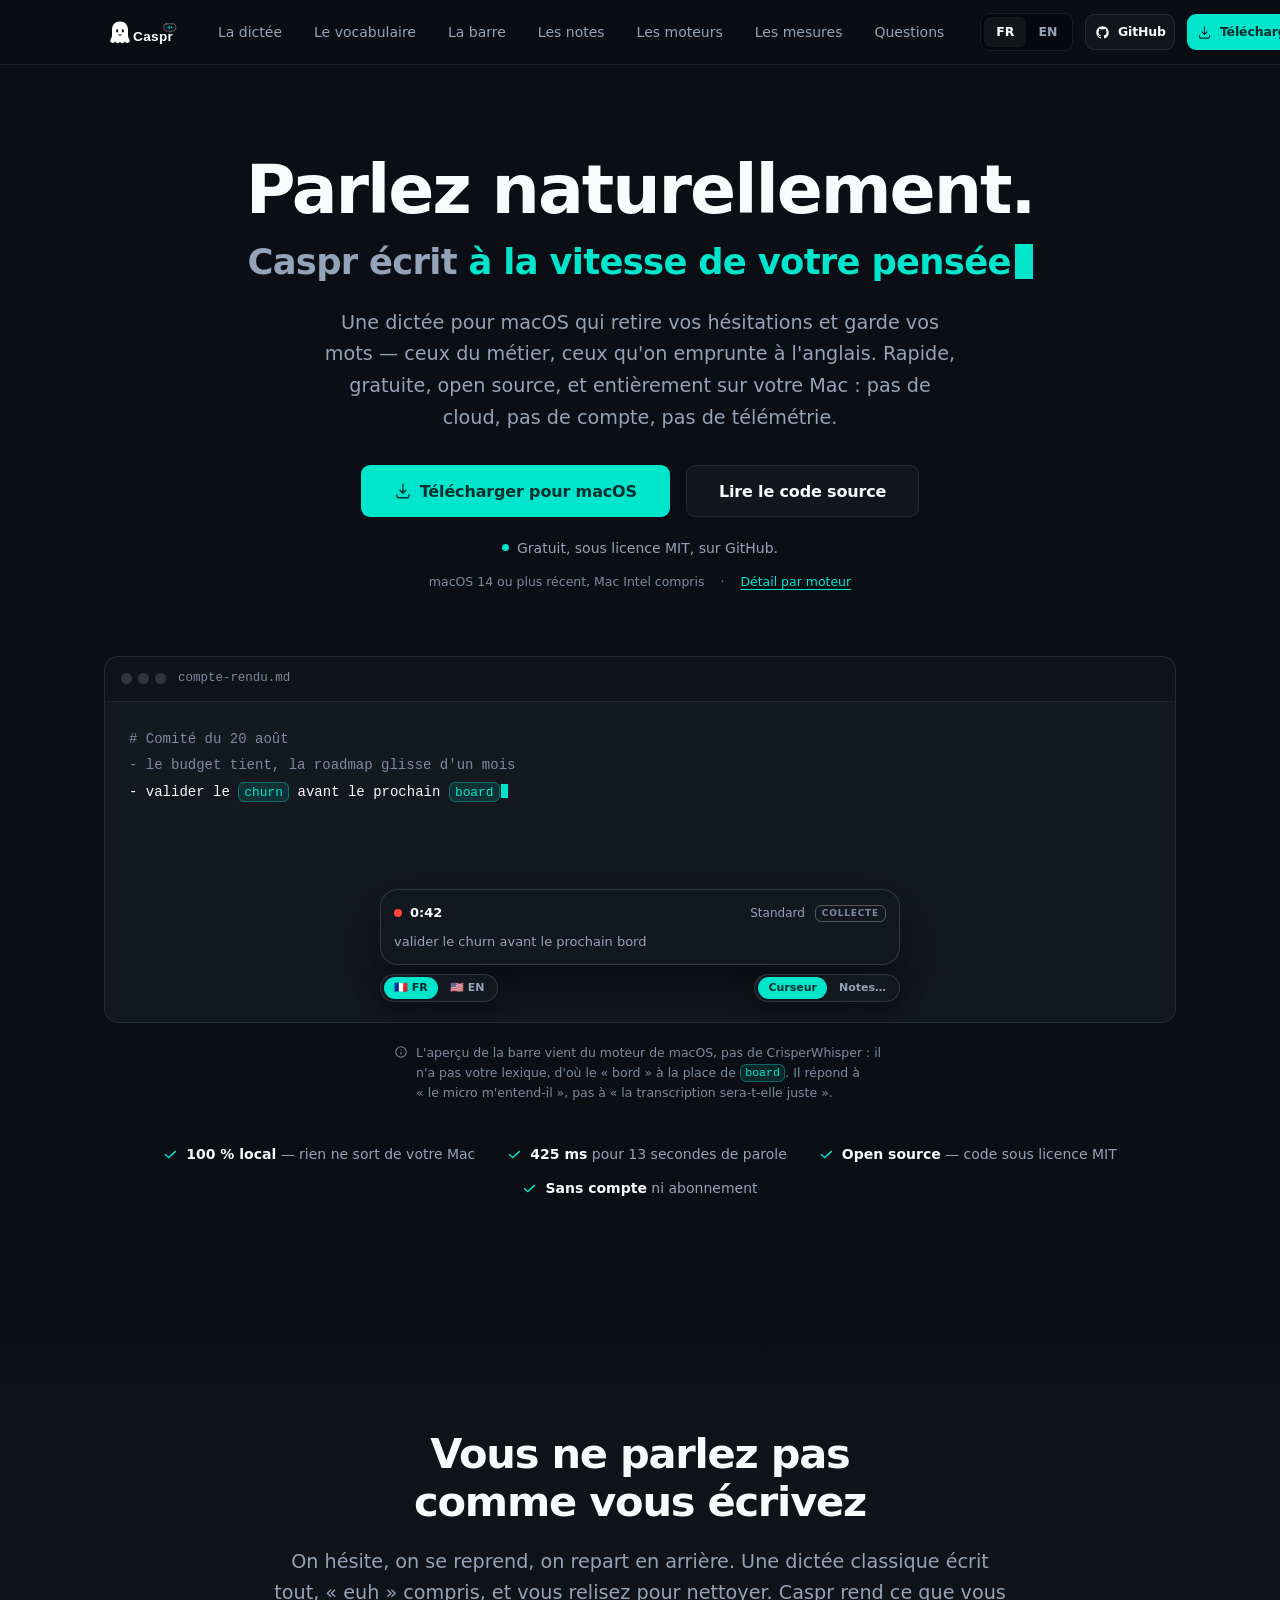
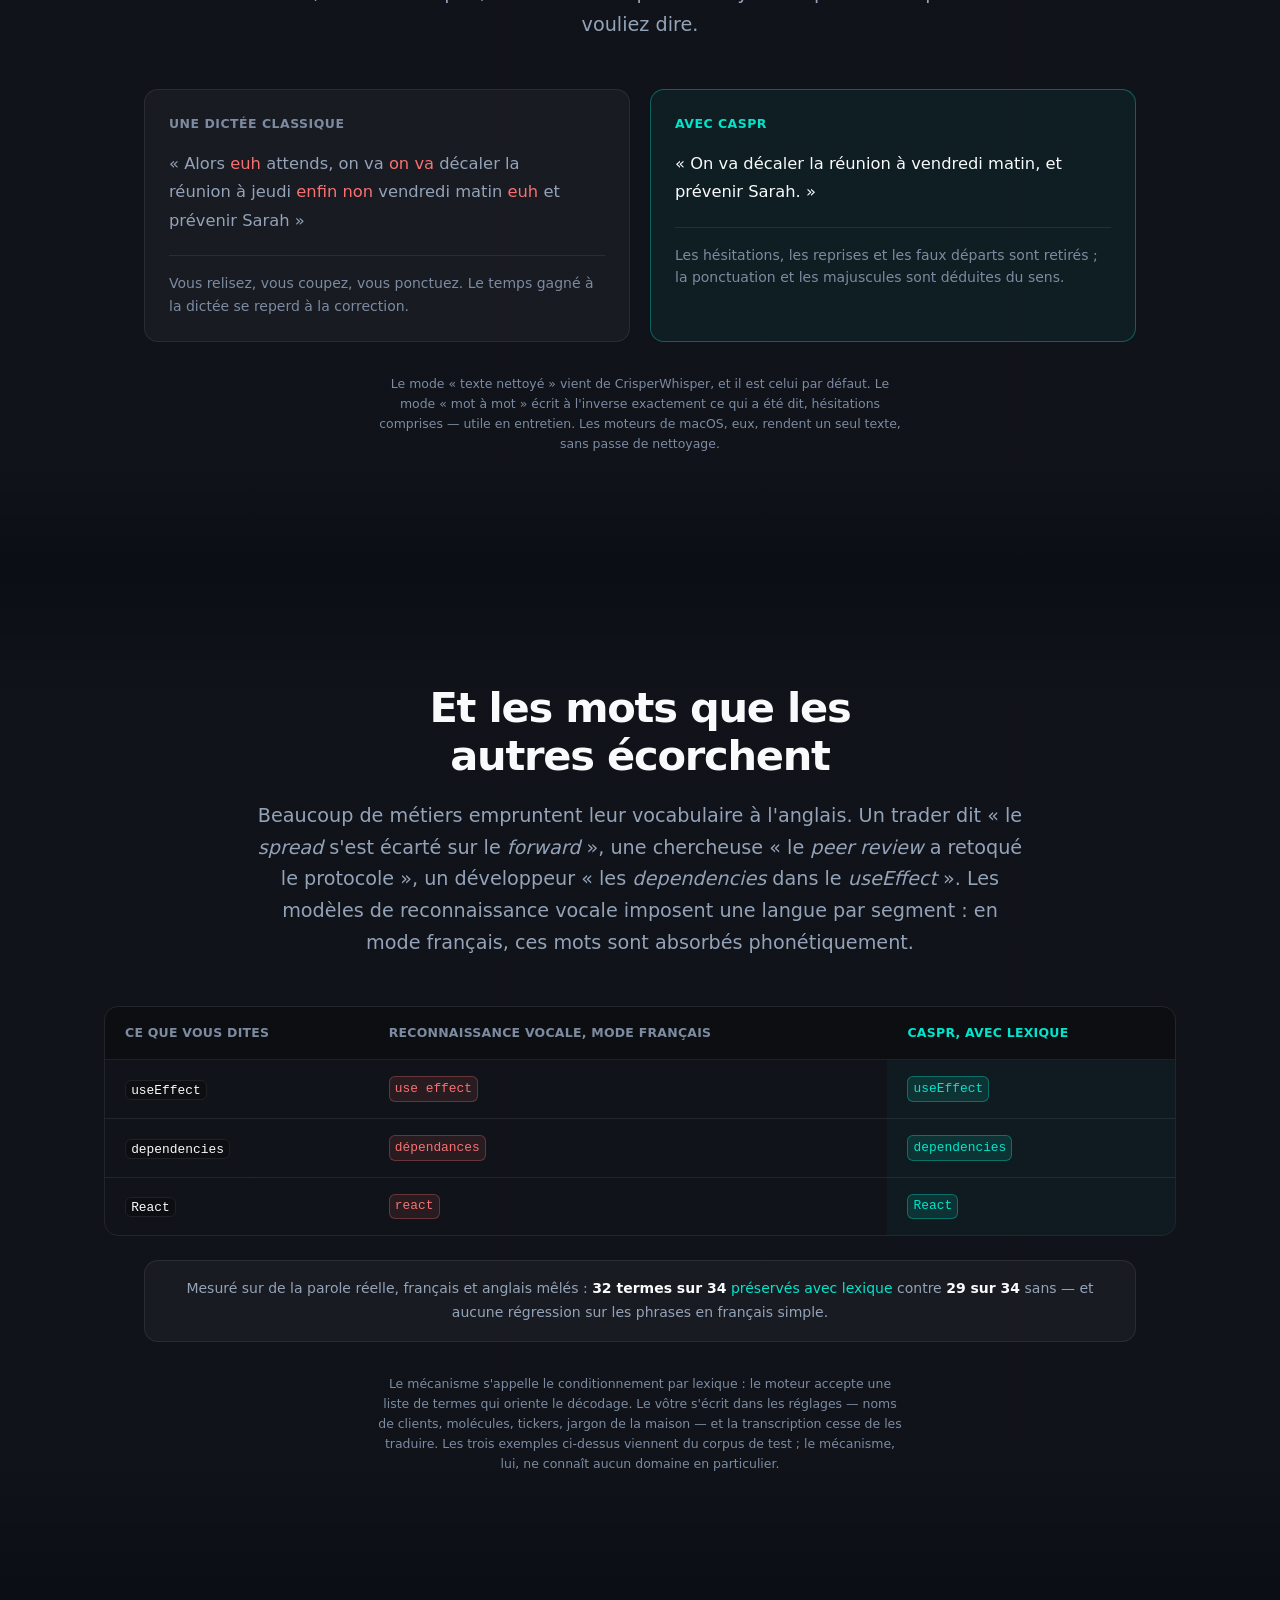
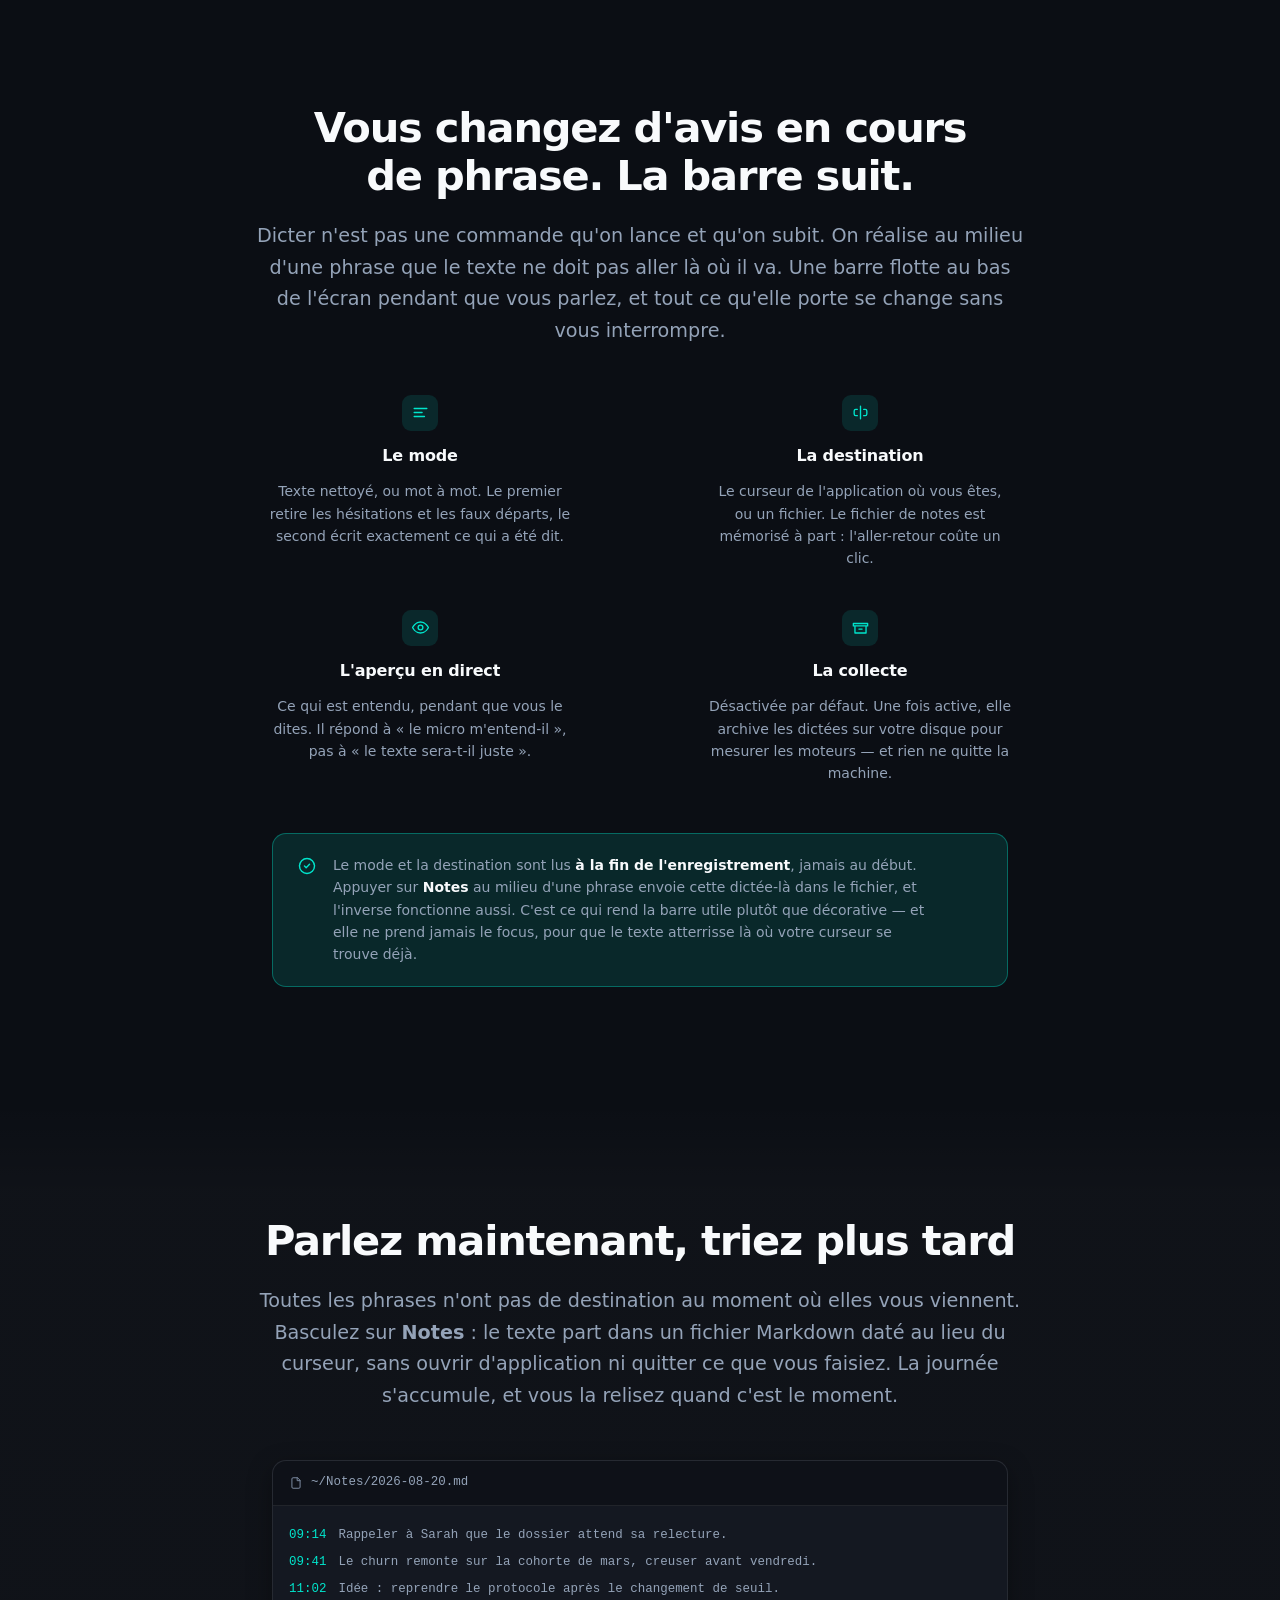
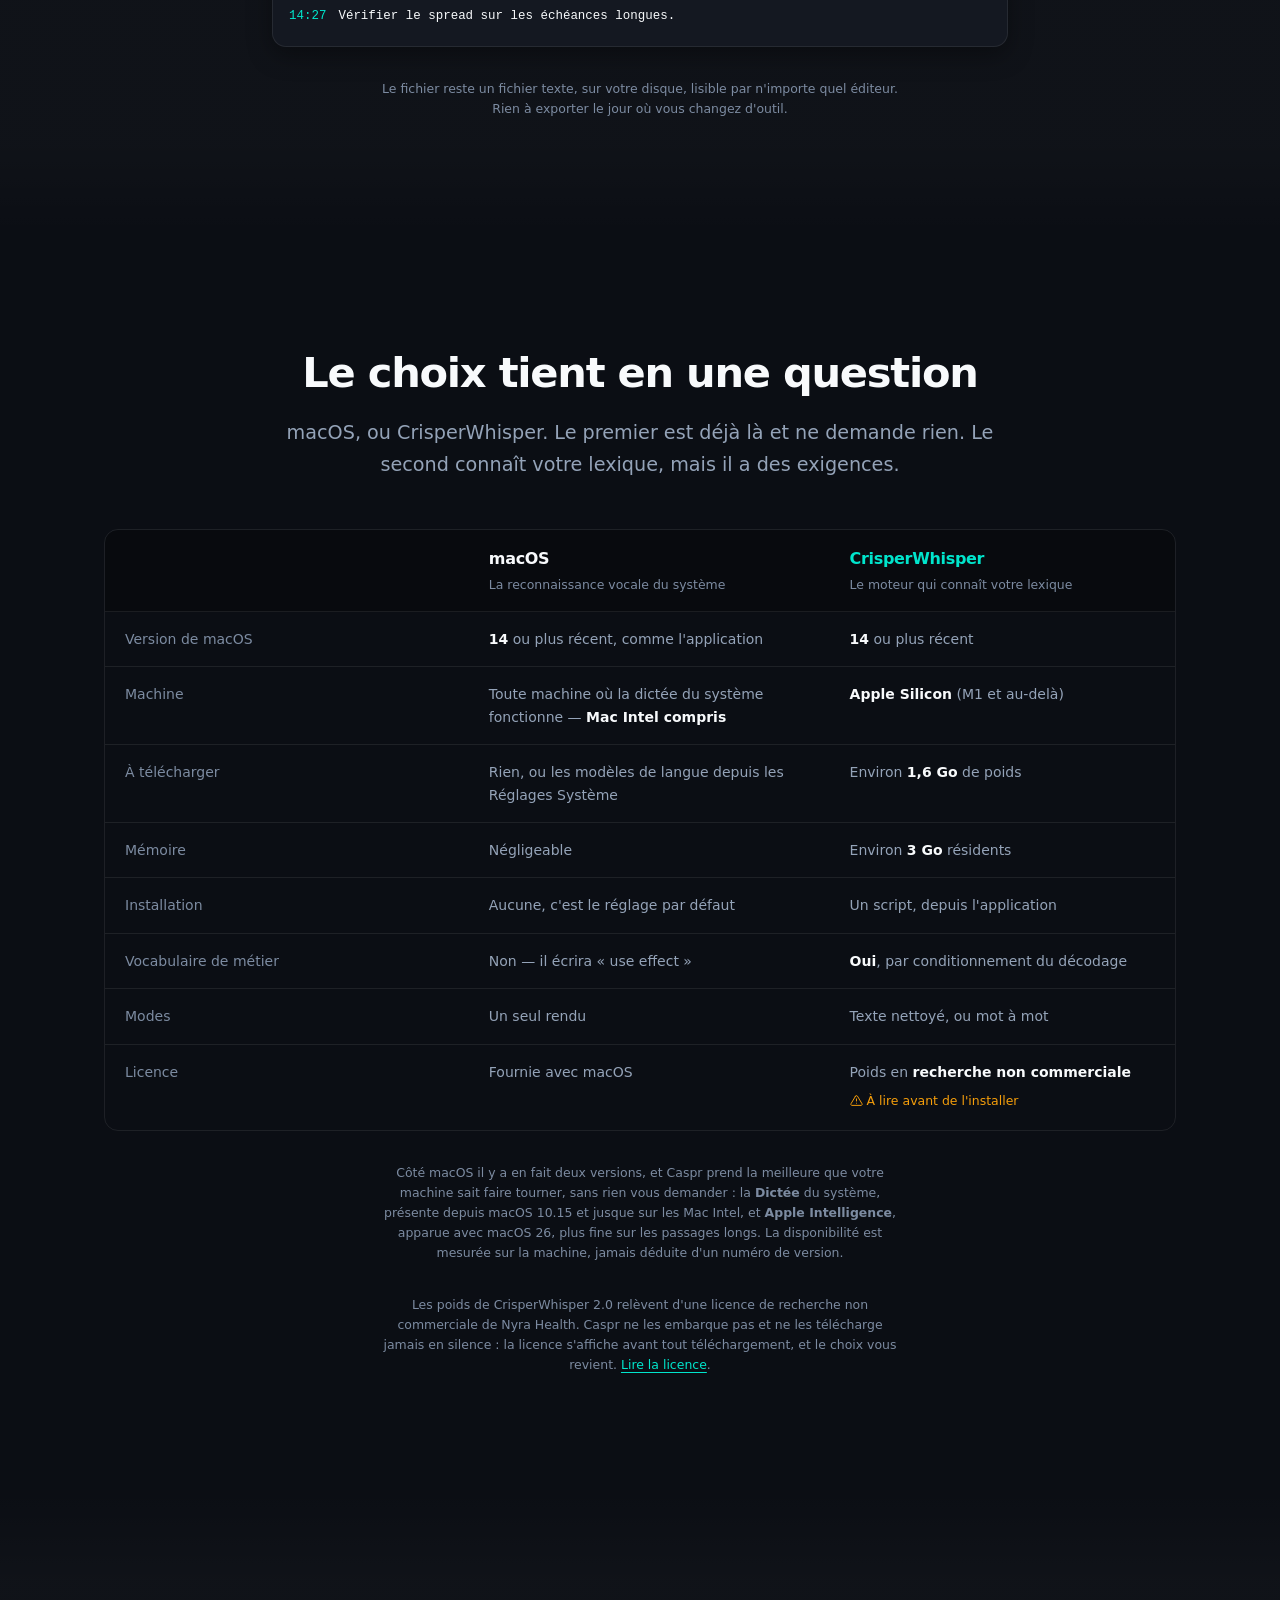
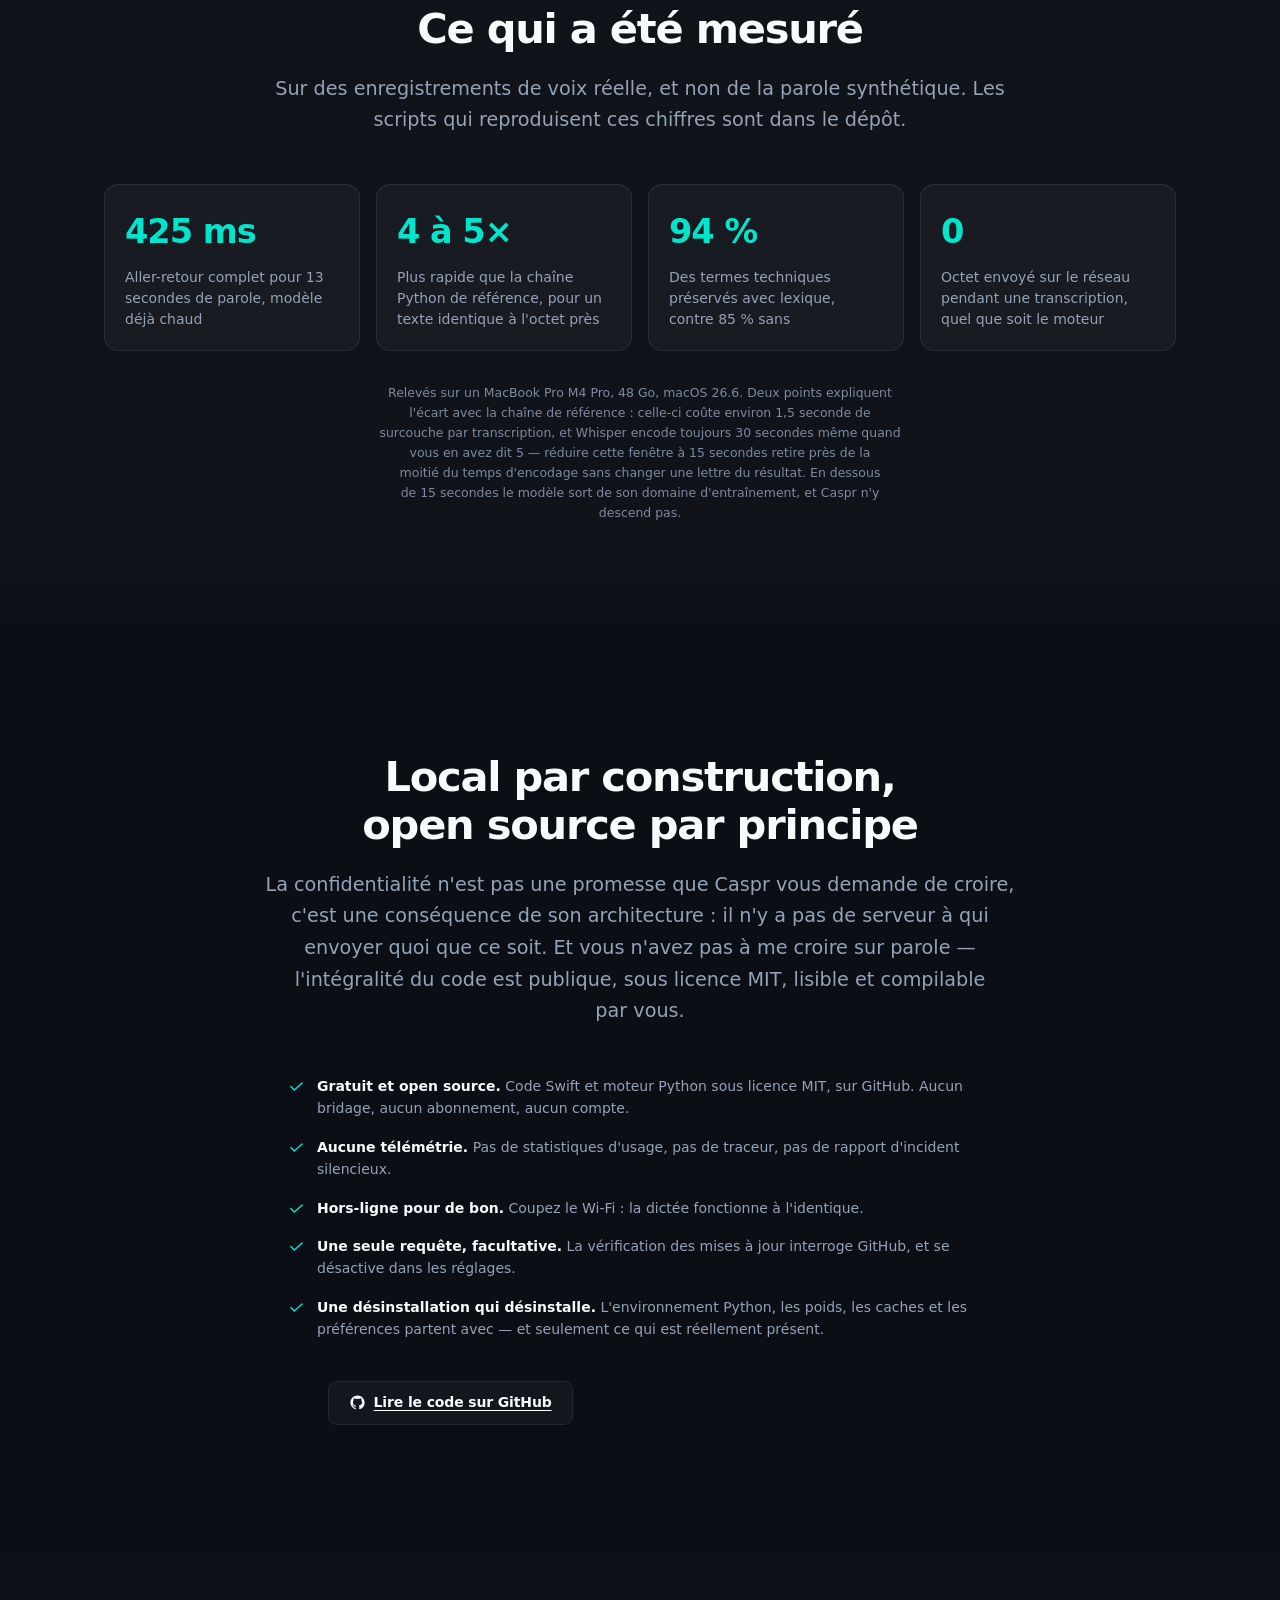
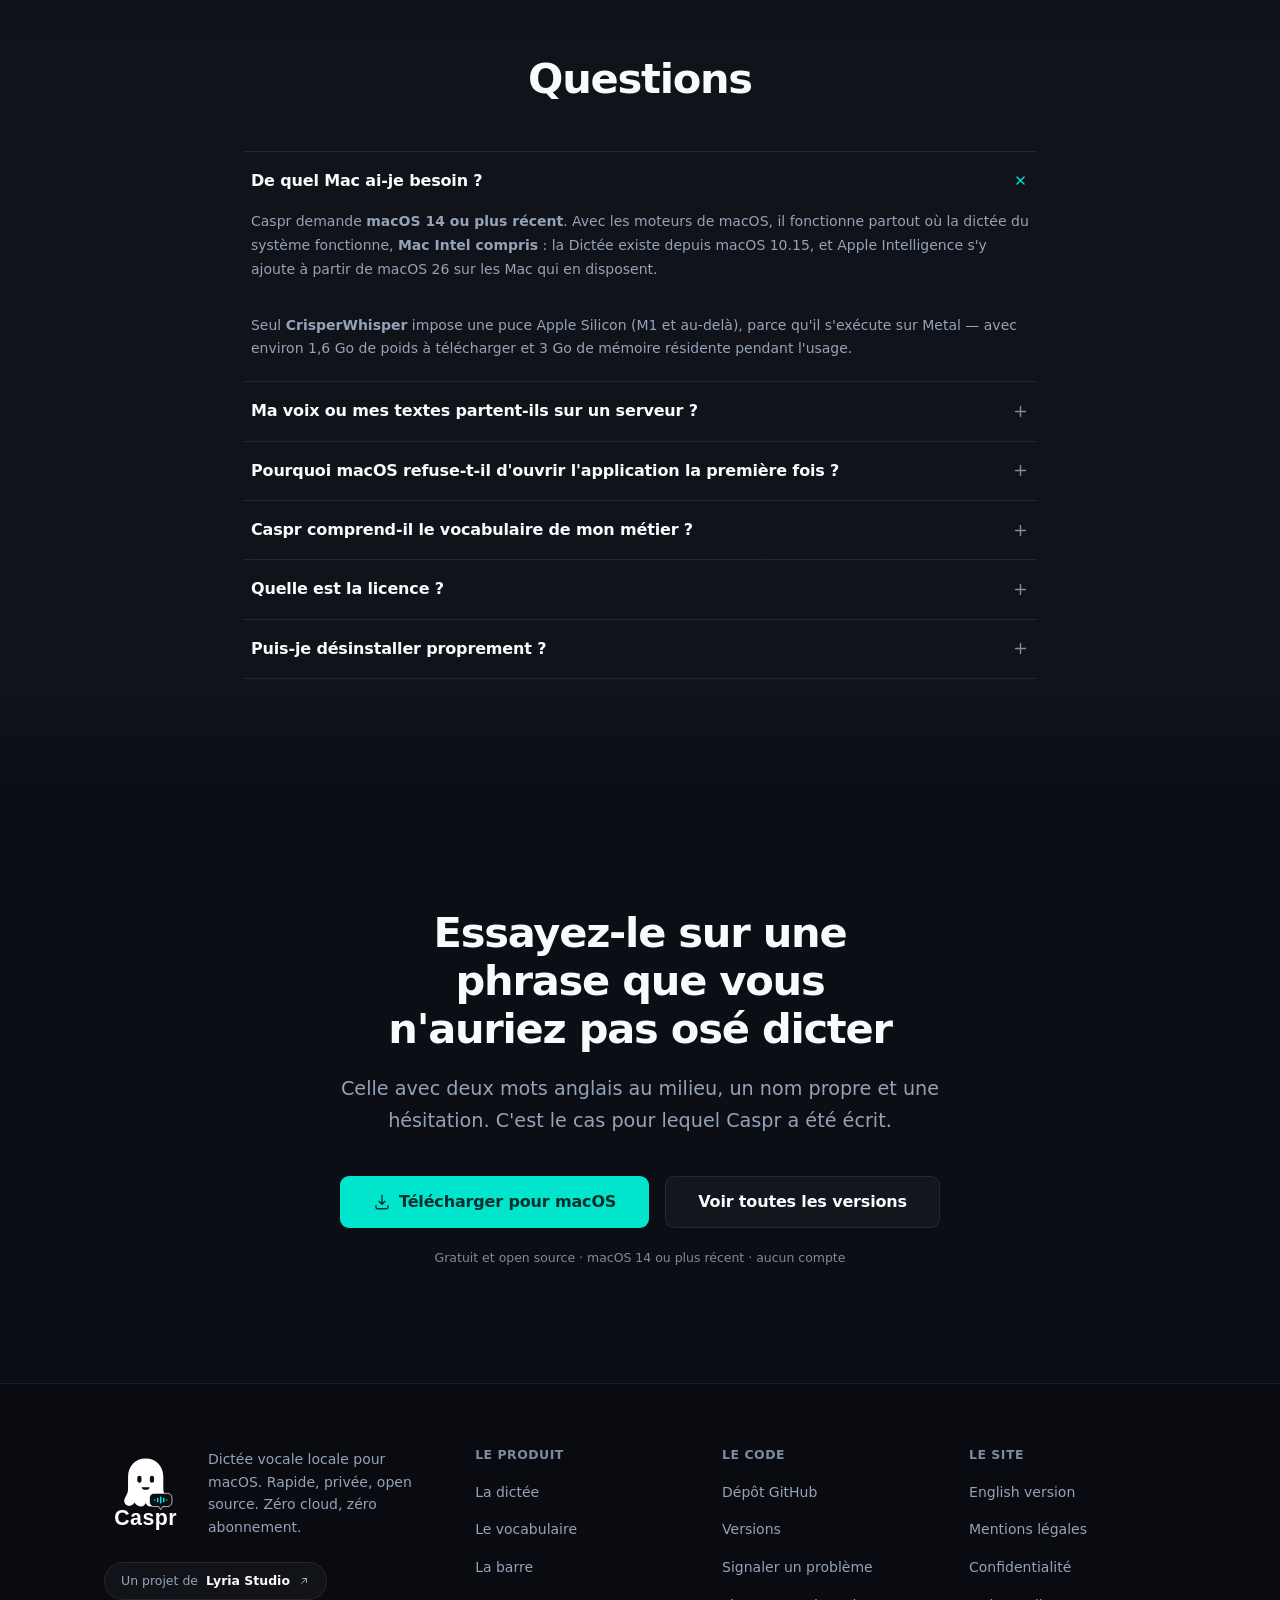
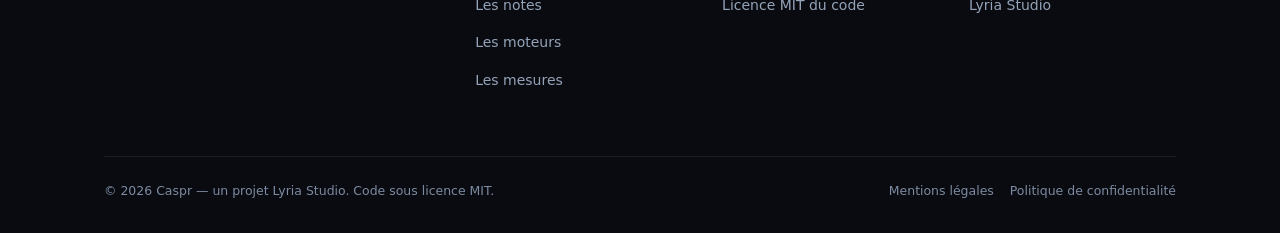
<file: website/index.html>
<!DOCTYPE html>
<html lang="fr">
<head>
<meta charset="UTF-8">
<meta name="viewport" content="width=device-width, initial-scale=1">
<title>Caspr — dictée vocale locale et hors-ligne pour macOS</title>
<meta name="description" content="Caspr transcrit votre voix sur votre Mac, sans cloud ni compte. Il écrit les mots de votre métier — franglais, acronymes, noms propres — sans essayer de les traduire.">
<meta name="theme-color" content="#0b0e14">
<meta name="color-scheme" content="dark">

<link rel="canonical" href="https://caspr.lyriastudio.fr/">
<link rel="alternate" hreflang="fr" href="https://caspr.lyriastudio.fr/">
<link rel="alternate" hreflang="en" href="https://caspr.lyriastudio.fr/en">
<link rel="alternate" hreflang="x-default" href="https://caspr.lyriastudio.fr/">

<meta property="og:type" content="website">
<meta property="og:site_name" content="Caspr">
<meta property="og:locale" content="fr_FR">
<meta property="og:locale:alternate" content="en_US">
<meta property="og:url" content="https://caspr.lyriastudio.fr/">
<meta property="og:title" content="Caspr — dictée vocale locale et hors-ligne pour macOS">
<meta property="og:description" content="Parlez naturellement. Caspr écrit les mots de votre métier sans les traduire. Tout tourne sur votre Mac : pas de cloud, pas de compte, pas de télémétrie.">
<meta property="og:image" content="https://caspr.lyriastudio.fr/images/og-preview.png">
<meta property="og:image:width" content="1200">
<meta property="og:image:height" content="630">
<meta property="og:image:alt" content="Caspr — dictée vocale locale pour macOS">
<meta name="twitter:card" content="summary_large_image">
<meta name="twitter:title" content="Caspr — dictée vocale locale et hors-ligne pour macOS">
<meta name="twitter:description" content="Parlez naturellement. Caspr écrit les mots de votre métier sans les traduire.">
<meta name="twitter:image" content="https://caspr.lyriastudio.fr/images/og-preview.png">

<link rel="icon" type="image/svg+xml" href="images/caspr-app-icon.svg">
<link rel="apple-touch-icon" href="images/caspr-app-icon.svg">

<!-- Aucune police distante : le site emploie la police système de macOS, comme
     l'application. Une requête réseau de moins, et zéro décalage au chargement. -->
<link rel="stylesheet" href="style.css?v=6">

<script type="application/ld+json">
{
  "@context": "https://schema.org",
  "@graph": [
    {
      "@type": "SoftwareApplication",
      "@id": "https://caspr.lyriastudio.fr/#app",
      "name": "Caspr",
      "applicationCategory": "UtilitiesApplication",
      "applicationSubCategory": "Dictée vocale",
      "operatingSystem": "macOS 14 ou plus récent",
      "description": "Application de dictée vocale locale pour macOS, conçue pour la parole mêlant plusieurs langues et le vocabulaire de métier. La transcription s'exécute sur la machine, sans service distant.",
      "url": "https://caspr.lyriastudio.fr/",
      "downloadUrl": "https://github.com/mnaji42/caspr/releases/latest",
      "softwareHelp": "https://github.com/mnaji42/caspr#install",
      "license": "https://github.com/mnaji42/caspr/blob/main/LICENSE",
      "isAccessibleForFree": true,
      "offers": { "@type": "Offer", "price": "0", "priceCurrency": "EUR" },
      "featureList": [
        "Transcription entièrement locale, sans connexion réseau",
        "Lexique personnel pour le vocabulaire de métier",
        "Parole mêlant français et anglais dans une même phrase",
        "Insertion du texte au curseur de l'application active",
        "Accumulation des dictées dans un fichier Markdown daté",
        "Moteurs de macOS ou CrisperWhisper, au choix"
      ],
      "author": { "@id": "https://lyriastudio.fr/#org" }
    },
    {
      "@type": "Organization",
      "@id": "https://lyriastudio.fr/#org",
      "name": "Lyria Studio",
      "url": "https://lyriastudio.fr"
    },
    {
      "@type": "WebSite",
      "@id": "https://caspr.lyriastudio.fr/#site",
      "url": "https://caspr.lyriastudio.fr/",
      "name": "Caspr",
      "inLanguage": "fr-FR",
      "publisher": { "@id": "https://lyriastudio.fr/#org" }
    },
    {
      "@type": "FAQPage",
      "@id": "https://caspr.lyriastudio.fr/#faq",
      "mainEntity": [
        {
          "@type": "Question",
          "name": "De quel Mac ai-je besoin ?",
          "acceptedAnswer": {
            "@type": "Answer",
            "text": "Caspr demande macOS 14 ou plus récent. Avec les moteurs de macOS, il fonctionne sur toute machine où la dictée du système fonctionne, Mac Intel compris : la Dictée existe depuis macOS 10.15, et Apple Intelligence s'y ajoute à partir de macOS 26 sur les Mac qui en disposent. Seul CrisperWhisper impose une puce Apple Silicon, avec environ 1,6 Go de poids à télécharger et 3 Go de mémoire résidente."
          }
        },
        {
          "@type": "Question",
          "name": "Ma voix ou mes textes partent-ils sur un serveur ?",
          "acceptedAnswer": {
            "@type": "Answer",
            "text": "Non. La transcription s'exécute sur votre machine, avec tous les moteurs. Il n'y a ni compte, ni serveur, ni télémétrie. Coupez le Wi-Fi et Caspr fonctionne à l'identique. La seule requête réseau que fait l'application est la vérification des mises à jour sur GitHub, et elle se désactive dans les réglages."
          }
        },
        {
          "@type": "Question",
          "name": "Pourquoi macOS refuse-t-il d'ouvrir l'application la première fois ?",
          "acceptedAnswer": {
            "@type": "Answer",
            "text": "Parce que l'application n'est pas notariée par Apple, ce qui suppose un compte développeur payant. Caspr est signé de façon ad hoc. macOS affiche donc un avertissement au premier lancement, et l'autorisation se donne une fois dans Réglages Système, rubrique Confidentialité et sécurité. Le guide d'installation détaille chaque étape."
          }
        },
        {
          "@type": "Question",
          "name": "Caspr comprend-il le vocabulaire de mon métier ?",
          "acceptedAnswer": {
            "@type": "Answer",
            "text": "C'est la raison d'être du projet. CrisperWhisper accepte un lexique qui oriente le décodage vers les termes que vous lui donnez, quel que soit le domaine. Mesuré sur de la parole réelle mêlant français et anglais, 32 termes techniques sur 34 sont préservés avec lexique, contre 29 sur 34 sans, et sans régression sur les phrases en français simple."
          }
        },
        {
          "@type": "Question",
          "name": "Quelle est la licence de Caspr ?",
          "acceptedAnswer": {
            "@type": "Answer",
            "text": "Le code de Caspr est sous licence MIT, tout comme le code d'inférence de CrisperWhisper. Les poids du modèle CrisperWhisper 2.0 relèvent en revanche d'une licence de recherche non commerciale de Nyra Health. Caspr n'embarque donc pas ces poids et ne les télécharge jamais en silence : la licence est présentée avant tout téléchargement, et le choix vous revient."
          }
        },
        {
          "@type": "Question",
          "name": "Puis-je désinstaller proprement ?",
          "acceptedAnswer": {
            "@type": "Answer",
            "text": "Oui. L'application inclut un désinstallateur qui retire l'environnement Python, les poids du modèle, les caches et les préférences. Il ne propose de supprimer que ce qui est effectivement installé."
          }
        }
      ]
    }
  ]
}
</script>
</head>
<body>

<a class="skip-link" href="#main">Passer au contenu</a>

<header class="site-header">
  <div class="container header-inner">
    <a class="brand" href="/" aria-label="Caspr, retour à l'accueil">
      <img src="images/caspr-logo-horizontal.svg" alt="Caspr" width="118" height="30">
    </a>

    <nav class="site-nav" aria-label="Sections du site">
      <a class="nav-link" href="#dictee">La dictée</a>
      <a class="nav-link" href="#vocabulaire">Le vocabulaire</a>
      <a class="nav-link" href="#barre">La barre</a>
      <a class="nav-link" href="#notes">Les notes</a>
      <a class="nav-link" href="#moteurs">Les moteurs</a>
      <a class="nav-link" href="#mesures">Les mesures</a>
      <a class="nav-link" href="#questions">Questions</a>
    </nav>

    <div class="header-actions">
      <div class="lang-switch">
        <a href="/" aria-current="true" lang="fr">FR</a>
        <a href="/en" hreflang="en" lang="en">EN</a>
      </div>

      <a class="btn btn--secondary btn--sm" href="https://github.com/mnaji42/caspr" rel="noopener">
        <svg width="15" height="15" viewBox="0 0 24 24" fill="currentColor" aria-hidden="true"><path d="M12 2C6.48 2 2 6.48 2 12c0 4.42 2.87 8.17 6.84 9.5.5.09.68-.22.68-.48v-1.7c-2.78.6-3.37-1.34-3.37-1.34-.45-1.16-1.11-1.47-1.11-1.47-.91-.62.07-.6.07-.6 1 .07 1.53 1.03 1.53 1.03.89 1.53 2.34 1.09 2.91.83.09-.65.35-1.09.63-1.34-2.22-.25-4.56-1.11-4.56-4.95 0-1.09.39-1.99 1.03-2.69-.1-.25-.45-1.27.1-2.65 0 0 .84-.27 2.75 1.03A9.5 9.5 0 0 1 12 6.8c.85 0 1.71.11 2.5.34 1.91-1.3 2.75-1.03 2.75-1.03.55 1.38.2 2.4.1 2.65.64.7 1.03 1.6 1.03 2.69 0 3.85-2.34 4.7-4.57 4.95.36.31.68.92.68 1.85v2.74c0 .27.18.58.69.48A10 10 0 0 0 22 12c0-5.52-4.48-10-10-10Z"/></svg>
        <span class="sr-only">Voir Caspr sur </span>GitHub
      </a>

      <button type="button" class="btn btn--primary btn--sm js-download">
        <svg width="15" height="15" viewBox="0 0 24 24" fill="none" stroke="currentColor" stroke-width="1.8" stroke-linecap="round" stroke-linejoin="round" aria-hidden="true"><path d="M12 3v12m0 0 4-4m-4 4-4-4M4 17v2a2 2 0 0 0 2 2h12a2 2 0 0 0 2-2v-2"/></svg>
        Télécharger
      </button>
    </div>
  </div>
</header>

<main id="main">

  <!-- ===================================================================
       Hero.
       =================================================================== -->
  <section class="hero">
    <div class="container">
      <div class="hero-copy">
        <h1>
          Parlez naturellement.
          <span class="hero-sub">Caspr écrit
            <span class="typing">
              <!-- La doublure invisible réserve la place de la plus longue des
                   phrases : sans elle, chaque caractère tapé pousserait la page. -->
              <span class="typing-ghost" aria-hidden="true">votre franglais sans traduire</span>
              <span class="typing-out"><span id="typed"></span><span class="caret" aria-hidden="true"></span></span>
            </span>
          </span>
        </h1>

        <p class="hero-lead">
          Une dictée pour macOS qui retire vos hésitations et garde vos mots —
          ceux du métier, ceux qu'on emprunte à l'anglais. Rapide, gratuite,
          open source, et entièrement sur votre Mac : pas de cloud, pas de compte,
          pas de télémétrie.
        </p>

        <div class="hero-actions">
          <button type="button" class="btn btn--primary btn--lg js-download">
            <svg width="18" height="18" viewBox="0 0 24 24" fill="none" stroke="currentColor" stroke-width="1.8" stroke-linecap="round" stroke-linejoin="round" aria-hidden="true"><path d="M12 3v12m0 0 4-4m-4 4-4-4M4 17v2a2 2 0 0 0 2 2h12a2 2 0 0 0 2-2v-2"/></svg>
            Télécharger pour macOS
          </button>
          <a class="btn btn--secondary btn--lg" href="https://github.com/mnaji42/caspr" rel="noopener">
            Lire le code source
          </a>
        </div>

        <p class="release-line" id="release-line">
          <span class="release-dot" aria-hidden="true"></span>
          <span id="release-text">Gratuit, sous licence MIT, sur GitHub.</span>
        </p>

        <p class="hero-req">
          <span>macOS 14 ou plus récent, Mac Intel compris</span>
          <span>·</span>
          <span><a href="#moteurs">Détail par moteur</a></span>
        </p>
      </div>

      <!-- La scène : un document, et la barre de Caspr posée dessus.
           Reproduction de RecordingOverlay.swift — 520 pt, pastilles sous la
           carte, langues à gauche et destination à droite. -->
      <div class="stage">
        <div class="stage-chrome">
          <div class="stage-dots" aria-hidden="true"><i></i><i></i><i></i></div>
          <span class="stage-file">compte-rendu.md</span>
        </div>

        <div class="stage-doc">
          <p># Comité du 20 août</p>
          <p>- le budget tient, la roadmap glisse d'un mois</p>
          <p class="doc-live">- valider le <span class="term term--ok">churn</span> avant le prochain <span class="term term--ok">board</span><span class="caret" aria-hidden="true"></span></p>
        </div>

        <!-- La barre ne prend jamais le focus dans l'application : elle est donc
             purement descriptive ici, sans élément interactif. -->
        <div class="overlay" role="img" aria-label="La barre de Caspr pendant un enregistrement : minuteur à 42 secondes, micro en mode standard, collecte éteinte, l'aperçu de ce qui est entendu, et sous la carte le français sélectionné à gauche, le curseur comme destination à droite.">
          <div class="bar" aria-hidden="true">
            <div class="bar-row">
              <span class="rec-dot"></span>
              <span class="rec-timer">0:42</span>
              <span class="vu">
                <i style="animation-delay:0ms"></i><i style="animation-delay:80ms"></i><i style="animation-delay:160ms"></i><i style="animation-delay:240ms"></i><i style="animation-delay:120ms"></i><i style="animation-delay:200ms"></i><i style="animation-delay:60ms"></i><i style="animation-delay:280ms"></i><i style="animation-delay:140ms"></i>
              </span>
              <span class="bar-right">
                <span class="bar-status">Standard</span>
                <span class="chip-collect" data-on="false">Collecte</span>
              </span>
            </div>
            <p class="bar-preview">valider le churn avant le prochain bord</p>
          </div>

          <div class="bar-controls" aria-hidden="true">
            <div class="pill-group">
              <span class="pill" data-on="true">🇫🇷 FR</span>
              <span class="pill">🇺🇸 EN</span>
            </div>
            <div class="pill-group">
              <span class="pill" data-on="true">Curseur</span>
              <span class="pill">Notes…</span>
            </div>
          </div>
        </div>
      </div>

      <p class="stage-note">
        <svg width="14" height="14" viewBox="0 0 24 24" fill="none" stroke="currentColor" stroke-width="1.8" stroke-linecap="round" stroke-linejoin="round" aria-hidden="true"><circle cx="12" cy="12" r="9"/><path d="M12 16v-4m0-4h.01"/></svg>
        <span>L'aperçu de la barre vient du moteur de macOS, pas de CrisperWhisper : il n'a pas votre lexique, d'où le «&nbsp;bord&nbsp;» à la place de <span class="term term--ok">board</span>. Il répond à «&nbsp;le micro m'entend-il&nbsp;», pas à «&nbsp;la transcription sera-t-elle juste&nbsp;».</span>
      </p>

      <p class="perks">
        <span class="perk"><svg width="15" height="15" viewBox="0 0 24 24" fill="none" stroke="currentColor" stroke-width="2.2" stroke-linecap="round" stroke-linejoin="round" aria-hidden="true"><path d="m4 12 5 5L20 7"/></svg><span><b>100 % local</b> — rien ne sort de votre Mac</span></span>
        <span class="perk"><svg width="15" height="15" viewBox="0 0 24 24" fill="none" stroke="currentColor" stroke-width="2.2" stroke-linecap="round" stroke-linejoin="round" aria-hidden="true"><path d="m4 12 5 5L20 7"/></svg><span><b>425 ms</b> pour 13 secondes de parole</span></span>
        <span class="perk"><svg width="15" height="15" viewBox="0 0 24 24" fill="none" stroke="currentColor" stroke-width="2.2" stroke-linecap="round" stroke-linejoin="round" aria-hidden="true"><path d="m4 12 5 5L20 7"/></svg><span><b>Open source</b> — code sous licence MIT</span></span>
        <span class="perk"><svg width="15" height="15" viewBox="0 0 24 24" fill="none" stroke="currentColor" stroke-width="2.2" stroke-linecap="round" stroke-linejoin="round" aria-hidden="true"><path d="m4 12 5 5L20 7"/></svg><span><b>Sans compte</b> ni abonnement</span></span>
      </p>
    </div>
  </section>

  <!-- ===================================================================
       Avant / après. Le problème que tout le monde a : on ne parle pas
       comme on écrit.
       =================================================================== -->
  <section class="section section--raised" id="dictee" aria-labelledby="dictee-titre">
    <div class="container">
      <div class="section-head">
        <h2 id="dictee-titre">Vous ne parlez pas comme vous écrivez</h2>
        <p class="lead">
          On hésite, on se reprend, on repart en arrière. Une dictée classique
          écrit tout, «&nbsp;euh&nbsp;» compris, et vous relisez pour nettoyer.
          Caspr rend ce que vous vouliez dire.
        </p>
      </div>

      <div class="versus">
        <div class="versus-card">
          <p class="versus-label">Une dictée classique</p>
          <p class="versus-quote">
            «&nbsp;Alors <span class="filler">euh</span> attends, on va
            <span class="filler">on va</span> décaler la réunion à jeudi
            <span class="filler">enfin non</span> vendredi matin
            <span class="filler">euh</span> et prévenir Sarah&nbsp;»
          </p>
          <p class="versus-note">
            Vous relisez, vous coupez, vous ponctuez. Le temps gagné à la dictée
            se reperd à la correction.
          </p>
        </div>

        <div class="versus-card versus-card--after">
          <p class="versus-label">Avec Caspr</p>
          <p class="versus-quote">
            «&nbsp;On va décaler la réunion à vendredi matin, et prévenir Sarah.&nbsp;»
          </p>
          <p class="versus-note">
            Les hésitations, les reprises et les faux départs sont retirés ; la
            ponctuation et les majuscules sont déduites du sens.
          </p>
        </div>
      </div>

      <p class="source-note">
        Le mode «&nbsp;texte nettoyé&nbsp;» vient de CrisperWhisper, et il est celui par
        défaut. Le mode «&nbsp;mot à mot&nbsp;» écrit à l'inverse exactement ce qui a été
        dit, hésitations comprises — utile en entretien. Les moteurs de macOS, eux,
        rendent un seul texte, sans passe de nettoyage.
      </p>
    </div>
  </section>

  <!-- ===================================================================
       Le vocabulaire de métier — le différenciateur.
       =================================================================== -->
  <section class="section section--raised" id="vocabulaire" aria-labelledby="vocabulaire-titre">
    <div class="container">
      <div class="section-head">
        <h2 id="vocabulaire-titre">Et les mots que les autres écorchent</h2>
        <p class="lead">
          Beaucoup de métiers empruntent leur vocabulaire à l'anglais. Un trader dit
          «&nbsp;le <i lang="en">spread</i> s'est écarté sur le <i lang="en">forward</i>&nbsp;»,
          une chercheuse «&nbsp;le <i lang="en">peer review</i> a retoqué le protocole&nbsp;»,
          un développeur «&nbsp;les <i lang="en">dependencies</i> dans le
          <i lang="en">useEffect</i>&nbsp;». Les modèles de reconnaissance vocale
          imposent une langue par segment : en mode français, ces mots sont absorbés
          phonétiquement.
        </p>
      </div>

      <div class="compare">
        <table>
          <caption class="sr-only">Comparaison de la transcription de trois termes techniques par les modèles de la famille Whisper en mode français et par Caspr</caption>
          <thead>
            <tr>
              <th scope="col">Ce que vous dites</th>
              <th scope="col">Reconnaissance vocale, mode français</th>
              <th scope="col">Caspr, avec lexique</th>
            </tr>
          </thead>
          <tbody>
            <tr>
              <th scope="row"><span class="term">useEffect</span></th>
              <td><span class="compare-out"><span class="term term--bad">use effect</span></span></td>
              <td><span class="compare-out"><span class="term term--ok">useEffect</span></span></td>
            </tr>
            <tr>
              <th scope="row"><span class="term">dependencies</span></th>
              <td><span class="compare-out"><span class="term term--bad">dépendances</span></span></td>
              <td><span class="compare-out"><span class="term term--ok">dependencies</span></span></td>
            </tr>
            <tr>
              <th scope="row"><span class="term">React</span></th>
              <td><span class="compare-out"><span class="term term--bad">react</span></span></td>
              <td><span class="compare-out"><span class="term term--ok">React</span></span></td>
            </tr>
          </tbody>
        </table>
      </div>

      <p class="measure">
        <span>Mesuré sur de la parole réelle, français et anglais mêlés :</span>
        <span class="accent"><b>32 termes sur 34</b> préservés avec lexique</span>
        <span>contre <b>29 sur 34</b> sans</span>
        <span>— et aucune régression sur les phrases en français simple.</span>
      </p>

      <p class="source-note">
        Le mécanisme s'appelle le conditionnement par lexique : le moteur accepte une
        liste de termes qui oriente le décodage. Le vôtre s'écrit dans les réglages —
        noms de clients, molécules, tickers, jargon de la maison — et la transcription
        cesse de les traduire. Les trois exemples ci-dessus viennent du corpus de test ;
        le mécanisme, lui, ne connaît aucun domaine en particulier.
      </p>
    </div>
  </section>

  <!-- ===================================================================
       La barre — ce qui reste modifiable pendant qu'on parle.
       =================================================================== -->
  <section class="section" id="barre" aria-labelledby="barre-titre">
    <div class="container">
      <div class="section-head">
        <h2 id="barre-titre">Vous changez d'avis en cours de phrase. La barre suit.</h2>
        <p class="lead">
          Dicter n'est pas une commande qu'on lance et qu'on subit. On réalise au
          milieu d'une phrase que le texte ne doit pas aller là où il va. Une barre
          flotte au bas de l'écran pendant que vous parlez, et tout ce qu'elle
          porte se change sans vous interrompre.
        </p>
      </div>

      <dl class="controls">
        <div class="control">
          <dt>
            <span class="control-icon" aria-hidden="true"><svg width="19" height="19" viewBox="0 0 24 24" fill="none" stroke="currentColor" stroke-width="1.7" stroke-linecap="round" stroke-linejoin="round"><path d="M4 7h16M4 12h10M4 17h13"/></svg></span>
            <span class="control-name">Le mode</span>
          </dt>
          <dd>Texte nettoyé, ou mot à mot. Le premier retire les hésitations et les faux départs, le second écrit exactement ce qui a été dit.</dd>
        </div>

        <div class="control">
          <dt>
            <span class="control-icon" aria-hidden="true"><svg width="19" height="19" viewBox="0 0 24 24" fill="none" stroke="currentColor" stroke-width="1.7" stroke-linecap="round" stroke-linejoin="round"><path d="M12 4v16M8 8H6a2 2 0 0 0-2 2v4a2 2 0 0 0 2 2h2m8-8h2a2 2 0 0 1 2 2v4a2 2 0 0 1-2 2h-2"/></svg></span>
            <span class="control-name">La destination</span>
          </dt>
          <dd>Le curseur de l'application où vous êtes, ou un fichier. Le fichier de notes est mémorisé à part : l'aller-retour coûte un clic.</dd>
        </div>

        <div class="control">
          <dt>
            <span class="control-icon" aria-hidden="true"><svg width="19" height="19" viewBox="0 0 24 24" fill="none" stroke="currentColor" stroke-width="1.7" stroke-linecap="round" stroke-linejoin="round"><path d="M2 12s3.5-7 10-7 10 7 10 7-3.5 7-10 7-10-7-10-7Z"/><circle cx="12" cy="12" r="3"/></svg></span>
            <span class="control-name">L'aperçu en direct</span>
          </dt>
          <dd>Ce qui est entendu, pendant que vous le dites. Il répond à «&nbsp;le micro m'entend-il&nbsp;», pas à «&nbsp;le texte sera-t-il juste&nbsp;».</dd>
        </div>

        <div class="control">
          <dt>
            <span class="control-icon" aria-hidden="true"><svg width="19" height="19" viewBox="0 0 24 24" fill="none" stroke="currentColor" stroke-width="1.7" stroke-linecap="round" stroke-linejoin="round"><path d="M3 7h18v3H3zM5 10v9h14v-9M10 14h4"/></svg></span>
            <span class="control-name">La collecte</span>
          </dt>
          <dd>Désactivée par défaut. Une fois active, elle archive les dictées sur votre disque pour mesurer les moteurs — et rien ne quitte la machine.</dd>
        </div>
      </dl>

      <div class="rule">
        <svg width="20" height="20" viewBox="0 0 24 24" fill="none" stroke="currentColor" stroke-width="1.7" stroke-linecap="round" stroke-linejoin="round" aria-hidden="true"><path d="m9 12 2 2 4-4"/><circle cx="12" cy="12" r="9"/></svg>
        <p>
          Le mode et la destination sont lus <strong>à la fin de l'enregistrement</strong>,
          jamais au début. Appuyer sur <strong>Notes</strong> au milieu d'une phrase envoie
          cette dictée-là dans le fichier, et l'inverse fonctionne aussi. C'est ce qui rend
          la barre utile plutôt que décorative — et elle ne prend jamais le focus, pour que
          le texte atterrisse là où votre curseur se trouve déjà.
        </p>
      </div>
    </div>
  </section>

  <!-- ===================================================================
       Les notes.
       =================================================================== -->
  <section class="section section--raised" id="notes" aria-labelledby="notes-titre">
    <div class="container">
      <div class="section-head">
        <h2 id="notes-titre">Parlez maintenant, triez plus tard</h2>
        <p class="lead">
          Toutes les phrases n'ont pas de destination au moment où elles vous viennent.
          Basculez sur <strong>Notes</strong> : le texte part dans un fichier Markdown daté
          au lieu du curseur, sans ouvrir d'application ni quitter ce que vous faisiez.
          La journée s'accumule, et vous la relisez quand c'est le moment.
        </p>
      </div>

      <div class="notefile">
        <div class="notefile-head">
          <svg width="14" height="14" viewBox="0 0 24 24" fill="none" stroke="currentColor" stroke-width="1.7" stroke-linecap="round" stroke-linejoin="round" aria-hidden="true"><path d="M14 3H7a2 2 0 0 0-2 2v14a2 2 0 0 0 2 2h10a2 2 0 0 0 2-2V8Z"/><path d="M14 3v5h5"/></svg>
          <span>~/Notes/2026-08-20.md</span>
        </div>
        <div class="notefile-body">
          <ol>
            <li><span class="notefile-time">09:14</span><span class="notefile-text">Rappeler à Sarah que le dossier attend sa relecture.</span></li>
            <li><span class="notefile-time">09:41</span><span class="notefile-text">Le churn remonte sur la cohorte de mars, creuser avant vendredi.</span></li>
            <li><span class="notefile-time">11:02</span><span class="notefile-text">Idée : reprendre le protocole après le changement de seuil.</span></li>
            <li><span class="notefile-time">14:27</span><span class="notefile-text">Vérifier le spread sur les échéances longues.</span></li>
          </ol>
        </div>
      </div>

      <p class="source-note">
        Le fichier reste un fichier texte, sur votre disque, lisible par n'importe quel
        éditeur. Rien à exporter le jour où vous changez d'outil.
      </p>
    </div>
  </section>

  <!-- ===================================================================
       Les moteurs. Deux familles, trois moteurs — mais une seule décision.
       =================================================================== -->
  <section class="section" id="moteurs" aria-labelledby="moteurs-titre">
    <div class="container">
      <div class="section-head">
        <h2 id="moteurs-titre">Le choix tient en une question</h2>
        <p class="lead">
          macOS, ou CrisperWhisper. Le premier est déjà là et ne demande rien.
          Le second connaît votre lexique, mais il a des exigences.
        </p>
      </div>

      <div class="specs">
        <table>
          <caption class="sr-only">Prérequis comparés des moteurs de macOS et du moteur CrisperWhisper</caption>
          <thead>
            <tr>
              <th scope="col"><span class="sr-only">Critère</span></th>
              <th scope="col">
                <span class="col-name">macOS</span>
                <span class="col-note">La reconnaissance vocale du système</span>
              </th>
              <th scope="col">
                <span class="col-name">CrisperWhisper</span>
                <span class="col-note">Le moteur qui connaît votre lexique</span>
              </th>
            </tr>
          </thead>
          <tbody>
            <tr>
              <th scope="row">Version de macOS</th>
              <td data-col="macOS"><strong>14</strong> ou plus récent, comme l'application</td>
              <td data-col="CrisperWhisper"><strong>14</strong> ou plus récent</td>
            </tr>
            <tr>
              <th scope="row">Machine</th>
              <td data-col="macOS">Toute machine où la dictée du système fonctionne — <strong>Mac Intel compris</strong></td>
              <td data-col="CrisperWhisper"><strong>Apple Silicon</strong> (M1 et au-delà)</td>
            </tr>
            <tr>
              <th scope="row">À télécharger</th>
              <td data-col="macOS">Rien, ou les modèles de langue depuis les Réglages Système</td>
              <td data-col="CrisperWhisper">Environ <strong>1,6 Go</strong> de poids</td>
            </tr>
            <tr>
              <th scope="row">Mémoire</th>
              <td data-col="macOS">Négligeable</td>
              <td data-col="CrisperWhisper">Environ <strong>3 Go</strong> résidents</td>
            </tr>
            <tr>
              <th scope="row">Installation</th>
              <td data-col="macOS">Aucune, c'est le réglage par défaut</td>
              <td data-col="CrisperWhisper">Un script, depuis l'application</td>
            </tr>
            <tr>
              <th scope="row">Vocabulaire de métier</th>
              <td data-col="macOS">Non — il écrira «&nbsp;use effect&nbsp;»</td>
              <td data-col="CrisperWhisper"><strong>Oui</strong>, par conditionnement du décodage</td>
            </tr>
            <tr>
              <th scope="row">Modes</th>
              <td data-col="macOS">Un seul rendu</td>
              <td data-col="CrisperWhisper">Texte nettoyé, ou mot à mot</td>
            </tr>
            <tr>
              <th scope="row">Licence</th>
              <td data-col="macOS">Fournie avec macOS</td>
              <td data-col="CrisperWhisper">
                Poids en <strong>recherche non commerciale</strong>
                <span class="flag">
                  <svg width="13" height="13" viewBox="0 0 24 24" fill="none" stroke="currentColor" stroke-width="1.8" stroke-linecap="round" stroke-linejoin="round" aria-hidden="true"><path d="M12 9v4m0 4h.01M10.3 3.9 1.8 18a2 2 0 0 0 1.7 3h17a2 2 0 0 0 1.7-3L13.7 3.9a2 2 0 0 0-3.4 0Z"/></svg>
                  À lire avant de l'installer
                </span>
              </td>
            </tr>
          </tbody>
        </table>
      </div>

      <p class="source-note">
        Côté macOS il y a en fait deux versions, et Caspr prend la meilleure que votre
        machine sait faire tourner, sans rien vous demander : la <strong>Dictée</strong>
        du système, présente depuis macOS 10.15 et jusque sur les Mac Intel, et
        <strong>Apple Intelligence</strong>, apparue avec macOS 26, plus fine sur les
        passages longs. La disponibilité est mesurée sur la machine, jamais déduite
        d'un numéro de version.
      </p>

      <p class="source-note">
        Les poids de CrisperWhisper 2.0 relèvent d'une licence de recherche non commerciale
        de Nyra Health. Caspr ne les embarque pas et ne les télécharge jamais en silence :
        la licence s'affiche avant tout téléchargement, et le choix vous revient.
        <a href="https://huggingface.co/nyralabs/CrisperWhisper2.0_turbo/blob/main/LICENSE.md" rel="noopener">Lire la licence</a>.
      </p>
    </div>
  </section>

  <!-- ===================================================================
       Les mesures.
       =================================================================== -->
  <section class="section section--raised" id="mesures" aria-labelledby="mesures-titre">
    <div class="container">
      <div class="section-head">
        <h2 id="mesures-titre">Ce qui a été mesuré</h2>
        <p class="lead">
          Sur des enregistrements de voix réelle, et non de la parole synthétique.
          Les scripts qui reproduisent ces chiffres sont dans le dépôt.
        </p>
      </div>

      <div class="metrics">
        <div class="metric">
          <span class="metric-value">425 ms</span>
          <span class="metric-label">Aller-retour complet pour 13 secondes de parole, modèle déjà chaud</span>
        </div>
        <div class="metric">
          <span class="metric-value">4 à 5×</span>
          <span class="metric-label">Plus rapide que la chaîne Python de référence, pour un texte identique à l'octet près</span>
        </div>
        <div class="metric">
          <span class="metric-value">94 %</span>
          <span class="metric-label">Des termes techniques préservés avec lexique, contre 85 % sans</span>
        </div>
        <div class="metric">
          <span class="metric-value">0</span>
          <span class="metric-label">Octet envoyé sur le réseau pendant une transcription, quel que soit le moteur</span>
        </div>
      </div>

      <p class="source-note">
        Relevés sur un MacBook Pro M4 Pro, 48 Go, macOS 26.6. Deux points expliquent l'écart
        avec la chaîne de référence : celle-ci coûte environ 1,5 seconde de surcouche par
        transcription, et Whisper encode toujours 30 secondes même quand vous en avez dit 5 —
        réduire cette fenêtre à 15 secondes retire près de la moitié du temps d'encodage sans
        changer une lettre du résultat. En dessous de 15 secondes le modèle sort de son
        domaine d'entraînement, et Caspr n'y descend pas.
      </p>
    </div>
  </section>

  <!-- ===================================================================
       Confidentialité et code source.
       =================================================================== -->
  <section class="section" id="local" aria-labelledby="local-titre">
    <div class="container">
      <div class="section-head">
        <h2 id="local-titre">Local par construction, open source par principe</h2>
        <p class="lead">
          La confidentialité n'est pas une promesse que Caspr vous demande de croire,
          c'est une conséquence de son architecture : il n'y a pas de serveur à qui
          envoyer quoi que ce soit. Et vous n'avez pas à me croire sur parole —
          l'intégralité du code est publique, sous licence MIT, lisible et compilable
          par vous.
        </p>
      </div>

      <ul class="facts">
        <li>
          <svg width="17" height="17" viewBox="0 0 24 24" fill="none" stroke="currentColor" stroke-width="2" stroke-linecap="round" stroke-linejoin="round" aria-hidden="true"><path d="m4 12 5 5L20 7"/></svg>
          <span><strong>Gratuit et open source.</strong> Code Swift et moteur Python sous licence MIT, sur GitHub. Aucun bridage, aucun abonnement, aucun compte.</span>
        </li>
        <li>
          <svg width="17" height="17" viewBox="0 0 24 24" fill="none" stroke="currentColor" stroke-width="2" stroke-linecap="round" stroke-linejoin="round" aria-hidden="true"><path d="m4 12 5 5L20 7"/></svg>
          <span><strong>Aucune télémétrie.</strong> Pas de statistiques d'usage, pas de traceur, pas de rapport d'incident silencieux.</span>
        </li>
        <li>
          <svg width="17" height="17" viewBox="0 0 24 24" fill="none" stroke="currentColor" stroke-width="2" stroke-linecap="round" stroke-linejoin="round" aria-hidden="true"><path d="m4 12 5 5L20 7"/></svg>
          <span><strong>Hors-ligne pour de bon.</strong> Coupez le Wi-Fi : la dictée fonctionne à l'identique.</span>
        </li>
        <li>
          <svg width="17" height="17" viewBox="0 0 24 24" fill="none" stroke="currentColor" stroke-width="2" stroke-linecap="round" stroke-linejoin="round" aria-hidden="true"><path d="m4 12 5 5L20 7"/></svg>
          <span><strong>Une seule requête, facultative.</strong> La vérification des mises à jour interroge GitHub, et se désactive dans les réglages.</span>
        </li>
        <li>
          <svg width="17" height="17" viewBox="0 0 24 24" fill="none" stroke="currentColor" stroke-width="2" stroke-linecap="round" stroke-linejoin="round" aria-hidden="true"><path d="m4 12 5 5L20 7"/></svg>
          <span><strong>Une désinstallation qui désinstalle.</strong> L'environnement Python, les poids, les caches et les préférences partent avec — et seulement ce qui est réellement présent.</span>
        </li>
      </ul>

      <p style="text-align:center;margin-top:var(--s-10)">
        <a class="btn btn--secondary" href="https://github.com/mnaji42/caspr" rel="noopener">
          <svg width="17" height="17" viewBox="0 0 24 24" fill="currentColor" aria-hidden="true"><path d="M12 2C6.48 2 2 6.48 2 12c0 4.42 2.87 8.17 6.84 9.5.5.09.68-.22.68-.48v-1.7c-2.78.6-3.37-1.34-3.37-1.34-.45-1.16-1.11-1.47-1.11-1.47-.91-.62.07-.6.07-.6 1 .07 1.53 1.03 1.53 1.03.89 1.53 2.34 1.09 2.91.83.09-.65.35-1.09.63-1.34-2.22-.25-4.56-1.11-4.56-4.95 0-1.09.39-1.99 1.03-2.69-.1-.25-.45-1.27.1-2.65 0 0 .84-.27 2.75 1.03A9.5 9.5 0 0 1 12 6.8c.85 0 1.71.11 2.5.34 1.91-1.3 2.75-1.03 2.75-1.03.55 1.38.2 2.4.1 2.65.64.7 1.03 1.6 1.03 2.69 0 3.85-2.34 4.7-4.57 4.95.36.31.68.92.68 1.85v2.74c0 .27.18.58.69.48A10 10 0 0 0 22 12c0-5.52-4.48-10-10-10Z"/></svg>
          Lire le code sur GitHub
        </a>
      </p>
    </div>
  </section>

  <!-- ===================================================================
       Questions.
       =================================================================== -->
  <section class="section section--raised" id="questions" aria-labelledby="questions-titre">
    <div class="container">
      <div class="section-head">
        <h2 id="questions-titre">Questions</h2>
      </div>

      <div class="faq">
        <div class="faq-item" data-open="true">
          <h3>
            <button type="button" class="faq-q" aria-expanded="true" aria-controls="q1">
              <span>De quel Mac ai-je besoin&nbsp;?</span>
              <svg class="faq-sign" width="17" height="17" viewBox="0 0 24 24" fill="none" stroke="currentColor" stroke-width="2" stroke-linecap="round" aria-hidden="true"><path d="M12 5v14M5 12h14"/></svg>
            </button>
          </h3>
          <div class="faq-a" id="q1"><div>
            <p>Caspr demande <strong>macOS 14 ou plus récent</strong>. Avec les moteurs de macOS, il fonctionne partout où la dictée du système fonctionne, <strong>Mac Intel compris</strong> : la Dictée existe depuis macOS 10.15, et Apple Intelligence s'y ajoute à partir de macOS 26 sur les Mac qui en disposent.</p>
            <p>Seul <strong>CrisperWhisper</strong> impose une puce Apple Silicon (M1 et au-delà), parce qu'il s'exécute sur Metal — avec environ 1,6 Go de poids à télécharger et 3 Go de mémoire résidente pendant l'usage.</p>
          </div></div>
        </div>

        <div class="faq-item">
          <h3>
            <button type="button" class="faq-q" aria-expanded="false" aria-controls="q2">
              <span>Ma voix ou mes textes partent-ils sur un serveur&nbsp;?</span>
              <svg class="faq-sign" width="17" height="17" viewBox="0 0 24 24" fill="none" stroke="currentColor" stroke-width="2" stroke-linecap="round" aria-hidden="true"><path d="M12 5v14M5 12h14"/></svg>
            </button>
          </h3>
          <div class="faq-a" id="q2"><div>
            <p>Non. La transcription s'exécute sur votre machine, avec tous les moteurs. Il n'y a ni compte, ni serveur, ni télémétrie. Coupez le Wi-Fi et Caspr fonctionne à l'identique.</p>
            <p>La seule requête réseau de l'application est la vérification des mises à jour sur GitHub, et elle se désactive dans les réglages.</p>
          </div></div>
        </div>

        <div class="faq-item">
          <h3>
            <button type="button" class="faq-q" aria-expanded="false" aria-controls="q3">
              <span>Pourquoi macOS refuse-t-il d'ouvrir l'application la première fois&nbsp;?</span>
              <svg class="faq-sign" width="17" height="17" viewBox="0 0 24 24" fill="none" stroke="currentColor" stroke-width="2" stroke-linecap="round" aria-hidden="true"><path d="M12 5v14M5 12h14"/></svg>
            </button>
          </h3>
          <div class="faq-a" id="q3"><div>
            <p>Parce que l'application n'est pas notariée par Apple — la notarisation suppose un compte développeur payant. Caspr est signé de façon ad hoc, alors macOS affiche un avertissement au premier lancement.</p>
            <p>L'autorisation se donne une fois, dans Réglages Système, rubrique Confidentialité et sécurité. Le guide qui s'ouvre au téléchargement montre chaque étape en image.</p>
          </div></div>
        </div>

        <div class="faq-item">
          <h3>
            <button type="button" class="faq-q" aria-expanded="false" aria-controls="q4">
              <span>Caspr comprend-il le vocabulaire de mon métier&nbsp;?</span>
              <svg class="faq-sign" width="17" height="17" viewBox="0 0 24 24" fill="none" stroke="currentColor" stroke-width="2" stroke-linecap="round" aria-hidden="true"><path d="M12 5v14M5 12h14"/></svg>
            </button>
          </h3>
          <div class="faq-a" id="q4"><div>
            <p>C'est la raison d'être du projet. CrisperWhisper accepte un lexique qui oriente le décodage vers les termes que vous lui donnez : noms de clients, molécules, tickers, acronymes maison, jargon de la profession. Le mécanisme ne connaît aucun domaine en particulier.</p>
            <p>Mesuré sur de la parole réelle mêlant français et anglais, <strong>32 termes sur 34</strong> sont préservés avec lexique, contre 29 sur 34 sans — et sans régression sur les phrases en français simple. Les moteurs de macOS, eux, n'ont pas ce mécanisme.</p>
          </div></div>
        </div>

        <div class="faq-item">
          <h3>
            <button type="button" class="faq-q" aria-expanded="false" aria-controls="q5">
              <span>Quelle est la licence&nbsp;?</span>
              <svg class="faq-sign" width="17" height="17" viewBox="0 0 24 24" fill="none" stroke="currentColor" stroke-width="2" stroke-linecap="round" aria-hidden="true"><path d="M12 5v14M5 12h14"/></svg>
            </button>
          </h3>
          <div class="faq-a" id="q5"><div>
            <p>Le code de Caspr est sous licence MIT, comme le code d'inférence de CrisperWhisper. <strong>Les poids du modèle ne le sont pas</strong> : ils relèvent d'une licence de recherche non commerciale de Nyra Health.</p>
            <p>Caspr n'embarque donc pas ces poids et ne les télécharge jamais en silence. La licence s'affiche avant tout téléchargement et le choix vous revient. Sous une lecture stricte, dicter un courriel professionnel peut relever de l'usage commercial — ce qui est dit ici est un résumé, pas un avis juridique.</p>
          </div></div>
        </div>

        <div class="faq-item">
          <h3>
            <button type="button" class="faq-q" aria-expanded="false" aria-controls="q6">
              <span>Puis-je désinstaller proprement&nbsp;?</span>
              <svg class="faq-sign" width="17" height="17" viewBox="0 0 24 24" fill="none" stroke="currentColor" stroke-width="2" stroke-linecap="round" aria-hidden="true"><path d="M12 5v14M5 12h14"/></svg>
            </button>
          </h3>
          <div class="faq-a" id="q6"><div>
            <p>Oui. L'application inclut un désinstallateur qui retire l'environnement Python, les poids du modèle, les caches et les préférences — et il ne propose de supprimer que ce qui est effectivement installé.</p>
          </div></div>
        </div>
      </div>
    </div>
  </section>

  <!-- ===================================================================
       Téléchargement.
       =================================================================== -->
  <section class="section final" aria-labelledby="final-titre">
    <div class="container">
      <h2 id="final-titre">Essayez-le sur une phrase que vous n'auriez pas osé dicter</h2>
      <p class="lead">
        Celle avec deux mots anglais au milieu, un nom propre et une hésitation.
        C'est le cas pour lequel Caspr a été écrit.
      </p>
      <div class="final-actions">
        <button type="button" class="btn btn--primary btn--lg js-download">
          <svg width="18" height="18" viewBox="0 0 24 24" fill="none" stroke="currentColor" stroke-width="1.8" stroke-linecap="round" stroke-linejoin="round" aria-hidden="true"><path d="M12 3v12m0 0 4-4m-4 4-4-4M4 17v2a2 2 0 0 0 2 2h12a2 2 0 0 0 2-2v-2"/></svg>
          Télécharger pour macOS
        </button>
        <a class="btn btn--secondary btn--lg" href="https://github.com/mnaji42/caspr/releases" rel="noopener">
          Voir toutes les versions
        </a>
      </div>
      <p class="final-note">Gratuit et open source · macOS 14 ou plus récent · aucun compte</p>
    </div>
  </section>

</main>

<footer class="site-footer">
  <div class="container">
    <div class="footer-grid">
      <div class="footer-brand">
        <div class="footer-brand-top">
          <img src="images/caspr-logo-stacked.svg" alt="Caspr" width="84" height="84">
          <p>Dictée vocale locale pour macOS. Rapide, privée, open source. Zéro cloud, zéro abonnement.</p>
        </div>
        <a class="footer-studio" href="https://lyriastudio.fr" rel="noopener">
          Un projet de <b>Lyria Studio</b>
          <svg width="12" height="12" viewBox="0 0 24 24" fill="none" stroke="currentColor" stroke-width="2" stroke-linecap="round" stroke-linejoin="round" aria-hidden="true"><path d="M7 17 17 7M9 7h8v8"/></svg>
        </a>
      </div>

      <nav class="footer-col" aria-labelledby="foot-produit">
        <h2 id="foot-produit">Le produit</h2>
        <ul>
          <li><a href="#dictee">La dictée</a></li>
          <li><a href="#vocabulaire">Le vocabulaire</a></li>
          <li><a href="#barre">La barre</a></li>
          <li><a href="#notes">Les notes</a></li>
          <li><a href="#moteurs">Les moteurs</a></li>
          <li><a href="#mesures">Les mesures</a></li>
        </ul>
      </nav>

      <nav class="footer-col" aria-labelledby="foot-code">
        <h2 id="foot-code">Le code</h2>
        <ul>
          <li><a href="https://github.com/mnaji42/caspr" rel="noopener">Dépôt GitHub</a></li>
          <li><a href="https://github.com/mnaji42/caspr/releases" rel="noopener">Versions</a></li>
          <li><a href="https://github.com/mnaji42/caspr/issues" rel="noopener">Signaler un problème</a></li>
          <li><a href="https://github.com/mnaji42/caspr/blob/main/LICENSE" rel="noopener">Licence MIT du code</a></li>
        </ul>
      </nav>

      <nav class="footer-col" aria-labelledby="foot-site">
        <h2 id="foot-site">Le site</h2>
        <ul>
          <li><a href="/en" hreflang="en" lang="en">English version</a></li>
          <li><a href="mentions-legales.html">Mentions légales</a></li>
          <li><a href="politique-de-confidentialite.html">Confidentialité</a></li>
          <li><a href="https://lyriastudio.fr" rel="noopener">Lyria Studio</a></li>
        </ul>
      </nav>
    </div>

    <div class="footer-bottom">
      <p>© 2026 Caspr — un projet <a href="https://lyriastudio.fr" rel="noopener">Lyria Studio</a>. Code sous licence MIT.</p>
      <div class="footer-legal">
        <a href="mentions-legales.html">Mentions légales</a>
        <a href="politique-de-confidentialite.html">Politique de confidentialité</a>
      </div>
    </div>
  </div>
</footer>

<!-- ===================================================================
     Guide d'installation, ouvert au téléchargement.
     =================================================================== -->
<div class="modal-backdrop" id="modal" data-open="false">
  <div class="modal" role="dialog" aria-modal="true" aria-labelledby="modal-titre" tabindex="-1">
    <button type="button" class="modal-close" id="modal-close" aria-label="Fermer le guide d'installation">
      <svg width="18" height="18" viewBox="0 0 24 24" fill="none" stroke="currentColor" stroke-width="1.8" stroke-linecap="round" aria-hidden="true"><path d="M6 6l12 12M18 6 6 18"/></svg>
    </button>

    <div class="modal-head">
      <img src="images/caspr-app-icon.svg" alt="" width="44" height="44">
      <div>
        <h2 id="modal-titre">Le téléchargement a commencé</h2>
        <p>Votre fichier <code>Caspr.dmg</code> arrive. Voici comment l'ouvrir, en huit étapes illustrées.</p>
      </div>
    </div>

    <div class="modal-why">
      <p><strong>Pourquoi ces étapes ?</strong> Caspr n'est pas notarié par Apple, ce qui suppose un compte développeur payant. macOS affiche donc un avertissement au premier lancement. L'autorisation se donne une fois, et prend une trentaine de secondes.</p>
    </div>

    <div>
      <div class="steps-head">
        <span class="steps-count" id="step-count">01 / 08</span>
        <span class="steps-title" id="step-title">Ouvrez le fichier téléchargé</span>
      </div>

      <div class="steps-frame">
        <img id="step-image" src="images/01-fichier-telecharger-doubleclick.png" alt="" width="1280" height="800" decoding="async">
      </div>

      <p class="steps-text" id="step-text">Double-cliquez sur <code>Caspr.dmg</code> dans vos téléchargements pour monter l'image disque.</p>
      <p class="sr-only" id="step-live" role="status" aria-live="polite"></p>

      <div class="steps-nav">
        <button type="button" class="btn btn--secondary btn--sm" id="step-prev">Précédente</button>
        <div class="steps-dots" id="step-dots" role="group" aria-label="Aller à une étape"></div>
        <button type="button" class="btn btn--secondary btn--sm" id="step-next">Suivante</button>
      </div>
    </div>

    <div class="modal-foot">
      <a href="https://github.com/mnaji42/caspr/releases/latest/download/Caspr.dmg">Le téléchargement n'a pas démarré ?</a>
      <button type="button" class="btn btn--primary" id="modal-done">J'ai terminé</button>
    </div>
  </div>
</div>

<script src="app.js?v=6" defer></script>
</body>
</html>
</file>
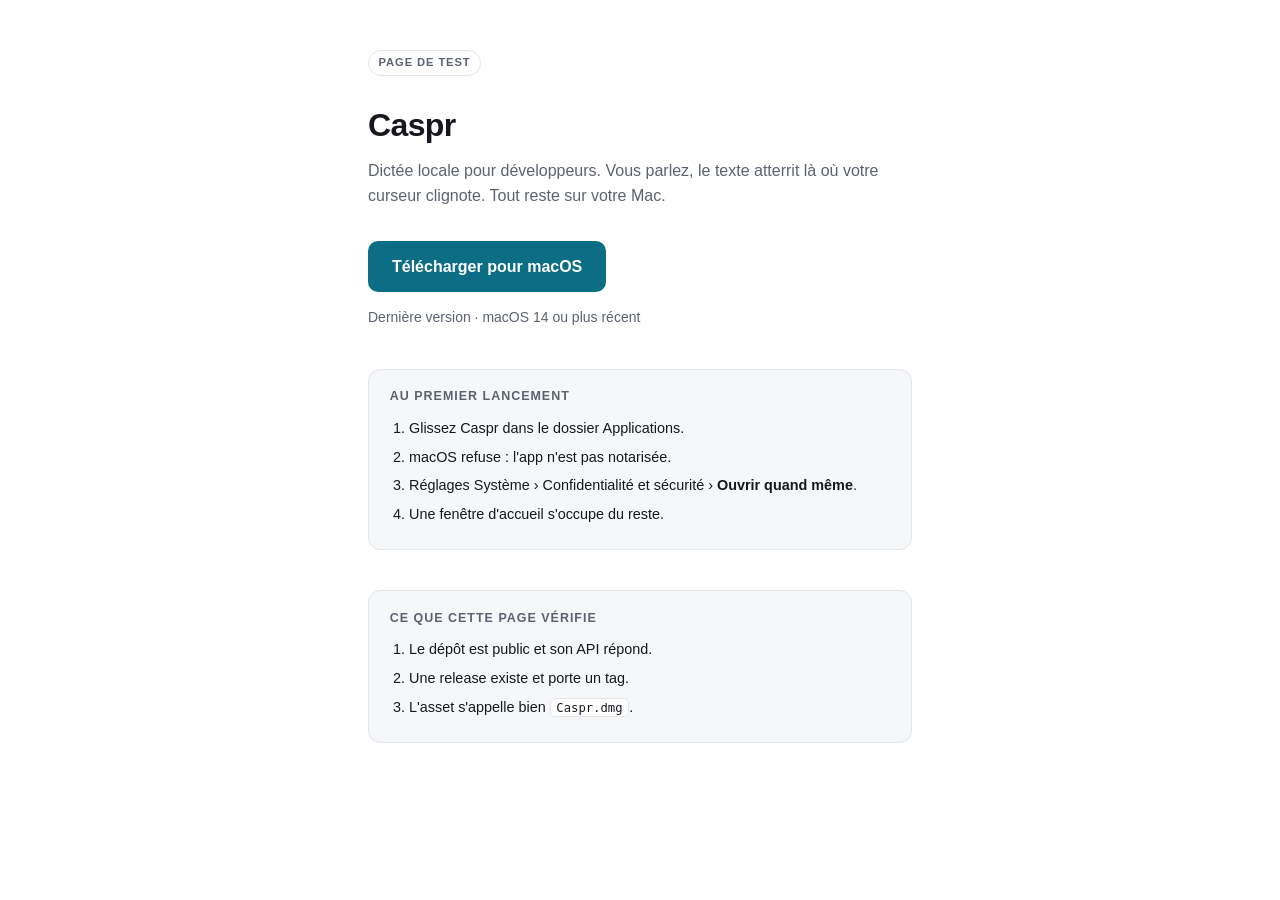
<file: docs/download-test.html>
<!DOCTYPE html>
<html lang="fr">
<head>
<meta charset="utf-8">
<meta name="viewport" content="width=device-width, initial-scale=1">
<title>Caspr — page de test du téléchargement</title>
<!--
  Page de vérification, pas la landing page.

  Elle sert à éprouver la chaîne complète une fois un tag poussé : la release
  existe-t-elle, l'asset s'appelle-t-il bien Caspr.dmg, le lien « latest »
  résout-il ? Elle interroge pour cela la même API que l'application, ce qui
  vérifie au passage que le dépôt est public — si l'API répond 404 ici, elle
  répondra 404 depuis l'app.

  S'ouvre par double-clic, aucun serveur nécessaire.
-->
<style>
  :root {
    color-scheme: light dark;
    --bg: #ffffff; --fg: #16181d; --muted: #5c6370;
    --card: #f5f7f9; --line: #e2e6ea; --accent: #0b6e85;
  }
  @media (prefers-color-scheme: dark) {
    :root {
      --bg: #14171a; --fg: #e8ecef; --muted: #97a0aa;
      --card: #1c2024; --line: #2a2f35; --accent: #5ad7e8;
    }
  }
  * { box-sizing: border-box; }
  body {
    margin: 0; padding: 3rem 1.25rem; background: var(--bg); color: var(--fg);
    font: 16px/1.6 -apple-system, BlinkMacSystemFont, "Segoe UI", sans-serif;
    display: flex; justify-content: center;
  }
  main { width: 100%; max-width: 34rem; }
  .badge {
    display: inline-block; font-size: .7rem; letter-spacing: .08em;
    text-transform: uppercase; font-weight: 700; color: var(--muted);
    border: 1px solid var(--line); border-radius: 99px; padding: .2rem .6rem;
    margin-bottom: 1.5rem;
  }
  h1 { font-size: 2rem; margin: 0 0 .4rem; letter-spacing: -.02em; }
  .tagline { color: var(--muted); margin: 0 0 2rem; }
  .btn {
    display: inline-block; background: var(--accent); color: #fff;
    text-decoration: none; font-weight: 600; padding: .8rem 1.5rem;
    border-radius: 10px;
  }
  @media (prefers-color-scheme: dark) { .btn { color: #06222b; } }
  .btn:hover { opacity: .9; }
  /* Tant que l'asset n'est pas confirmé, le bouton ne mène nulle part.
     Un lien de téléchargement qui ouvre une page 404 est pire que pas de
     bouton du tout : on croit que l'application est cassée. */
  .btn[aria-disabled="true"] {
    background: var(--line); color: var(--muted); cursor: not-allowed;
    pointer-events: none;
  }
  .status { margin-top: .9rem; font-size: .875rem; color: var(--muted); }
  .card {
    margin-top: 2.5rem; background: var(--card); border: 1px solid var(--line);
    border-radius: 12px; padding: 1.1rem 1.3rem;
  }
  .card h2 { font-size: .78rem; text-transform: uppercase; letter-spacing: .08em;
             color: var(--muted); margin: 0 0 .6rem; }
  ol { margin: 0; padding-left: 1.2rem; font-size: .9rem; }
  li { margin-bottom: .35rem; }
  code {
    font-family: ui-monospace, SFMono-Regular, Menlo, monospace; font-size: .85em;
    background: var(--card); border: 1px solid var(--line);
    border-radius: 5px; padding: .1rem .35rem;
  }
  .card code { background: var(--bg); }
</style>
</head>
<body>
<main>
  <span class="badge">Page de test</span>

  <h1>Caspr</h1>
  <p class="tagline">
    Dictée locale pour développeurs. Vous parlez, le texte atterrit là où votre
    curseur clignote. Tout reste sur votre Mac.
  </p>

  <!-- Actif d'emblée, sur l'URL stable : le bouton ne dépend d'aucune
       requête. Voir le script en bas de page. -->
  <a class="btn" id="download"
     href="https://github.com/mnaji42/caspr/releases/latest/download/Caspr.dmg">
    Télécharger pour macOS
  </a>
  <p class="status" id="status">Dernière version · macOS 14 ou plus récent</p>

  <div class="card">
    <h2>Au premier lancement</h2>
    <ol>
      <li>Glissez Caspr dans le dossier Applications.</li>
      <li>macOS refuse : l'app n'est pas notarisée.</li>
      <li>Réglages Système › Confidentialité et sécurité › <b>Ouvrir quand même</b>.</li>
      <li>Une fenêtre d'accueil s'occupe du reste.</li>
    </ol>
  </div>

  <div class="card">
    <h2>Ce que cette page vérifie</h2>
    <ol>
      <li>Le dépôt est public et son API répond.</li>
      <li>Une release existe et porte un tag.</li>
      <li>L'asset s'appelle bien <code>Caspr.dmg</code>.</li>
    </ol>
  </div>
</main>

<script>
  // Le bouton fonctionne **avant** cette requête, et sans elle.
  //
  // Il était désactivé au chargement et n'était activé qu'en cas de réponse
  // favorable de l'API GitHub. Résultat : la moindre défaillance de cette
  // requête rendait l'application impossible à télécharger. Et cette API
  // limite le débit **par adresse IP**, sans authentification — un réseau
  // partagé, un bureau, un café suffisent à épuiser le quota pour tout le
  // monde. La page affichait alors « Indisponible · GitHub a répondu 403 »
  // pendant que le fichier, lui, était parfaitement téléchargeable.
  //
  // L'action principale ne dépend donc plus d'une requête secondaire.
  // `releases/latest/download/Caspr.dmg` est une redirection permanente que
  // GitHub sert sans passer par l'API : elle pointe toujours sur la dernière
  // publication. Ce qui suit n'ajoute que du détail — version, poids, nombre
  // de téléchargements — et son échec ne coûte plus que ce détail.
  //
  // On interroge *toutes* les releases, pas seulement la dernière : GitHub
  // compte les téléchargements par asset, et chaque version a le sien. Publier
  // une 0.1.4 remettait le compteur à zéro, comme si personne n'avait jamais
  // rien pris. Or quelqu'un resté en 0.1.2 est bien un utilisateur.
  fetch("https://api.github.com/repos/mnaji42/caspr/releases")
    .then(function (r) {
      if (!r.ok) throw new Error("indisponible");
      return r.json();
    })
    .then(function (releases) {
      if (!releases.length) return;
      var release = releases[0];
      var downloads = releases.reduce(function (sum, rel) {
        return sum + (rel.assets || []).reduce(function (s, a) {
          return s + (a.download_count || 0);
        }, 0);
      }, 0);
      var dmg = (release.assets || []).filter(function (a) {
        return a.name === "Caspr.dmg";
      })[0];
      if (!dmg) return;
      document.getElementById("status").textContent =
        release.tag_name + " · " + (dmg.size / 1048576).toFixed(1) + " Mo · "
        + downloads + " téléchargement(s) au total";
    })
    .catch(function () {
      // Silencieux, et c'est voulu : le téléchargement marche, seul son
      // numéro de version manque. Afficher un avertissement ferait douter
      // d'un bouton qui fonctionne.
    });
</script>
</body>
</html>
</file>
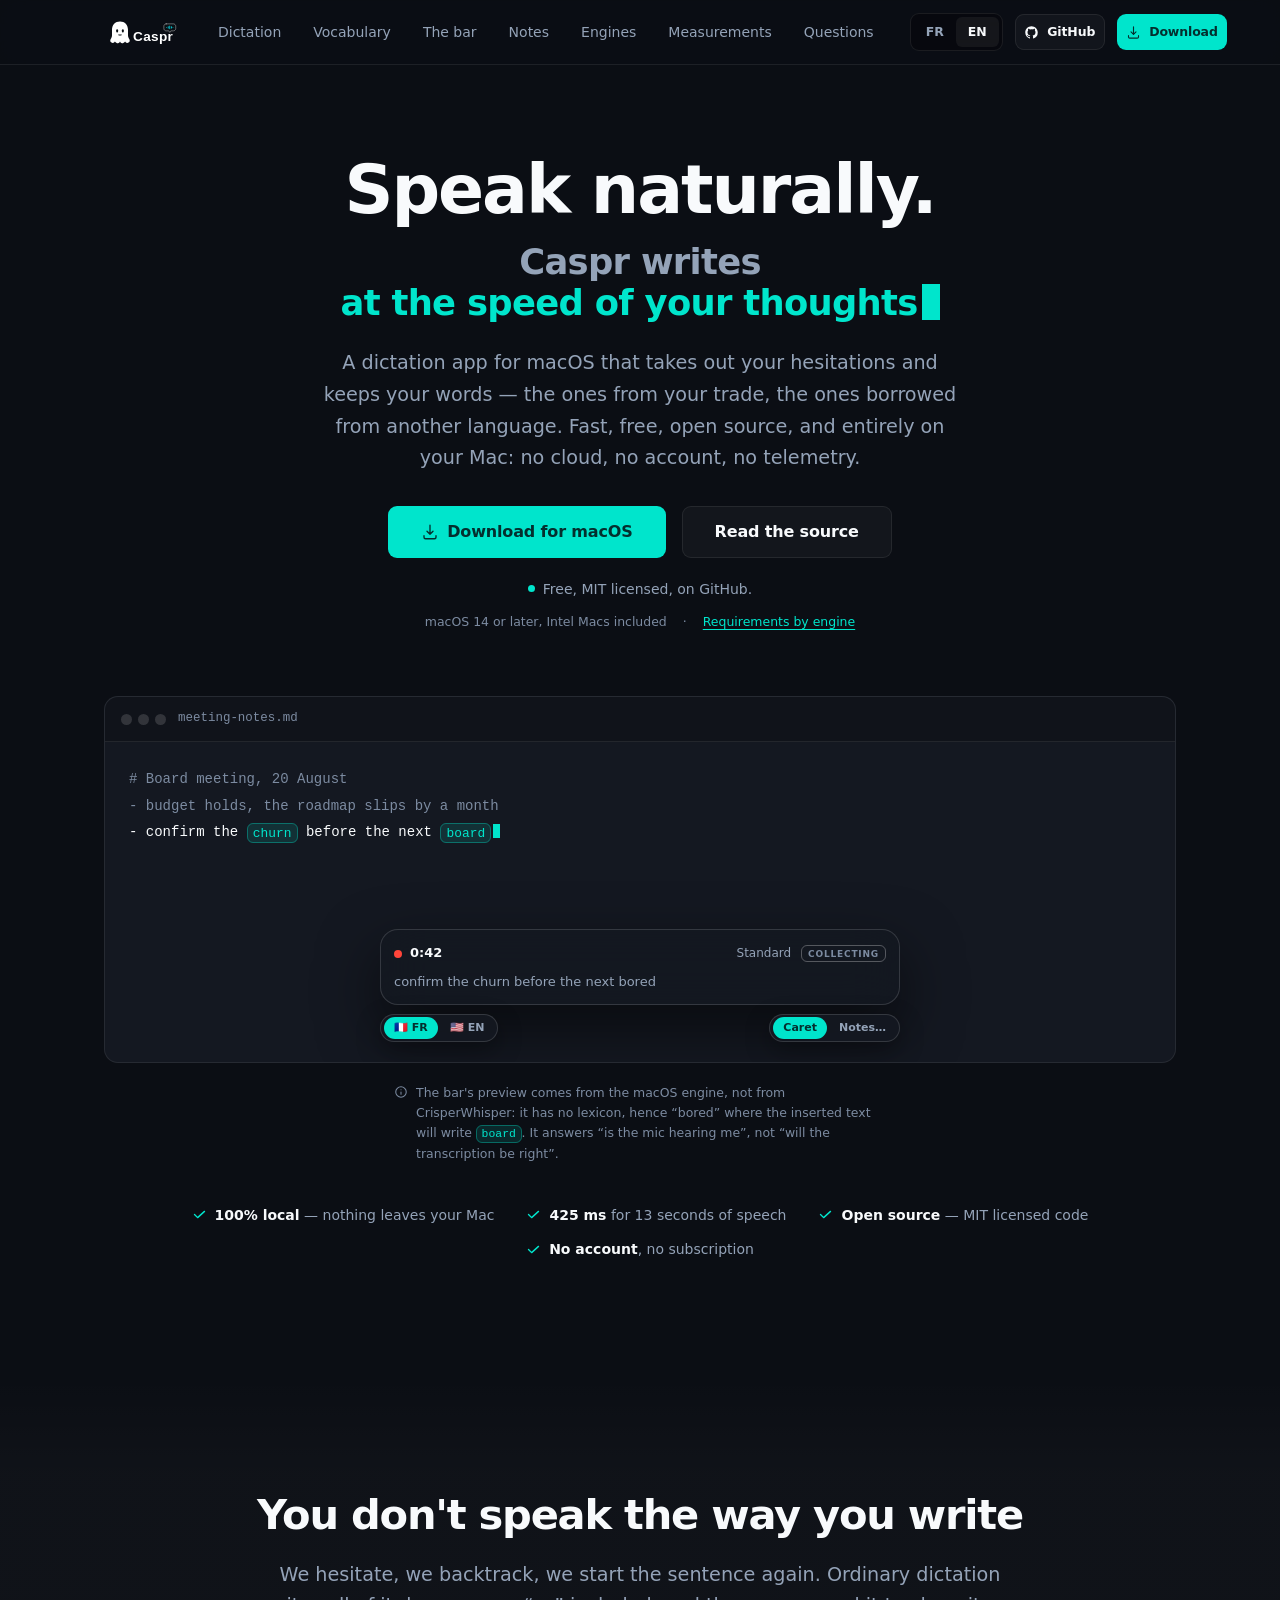
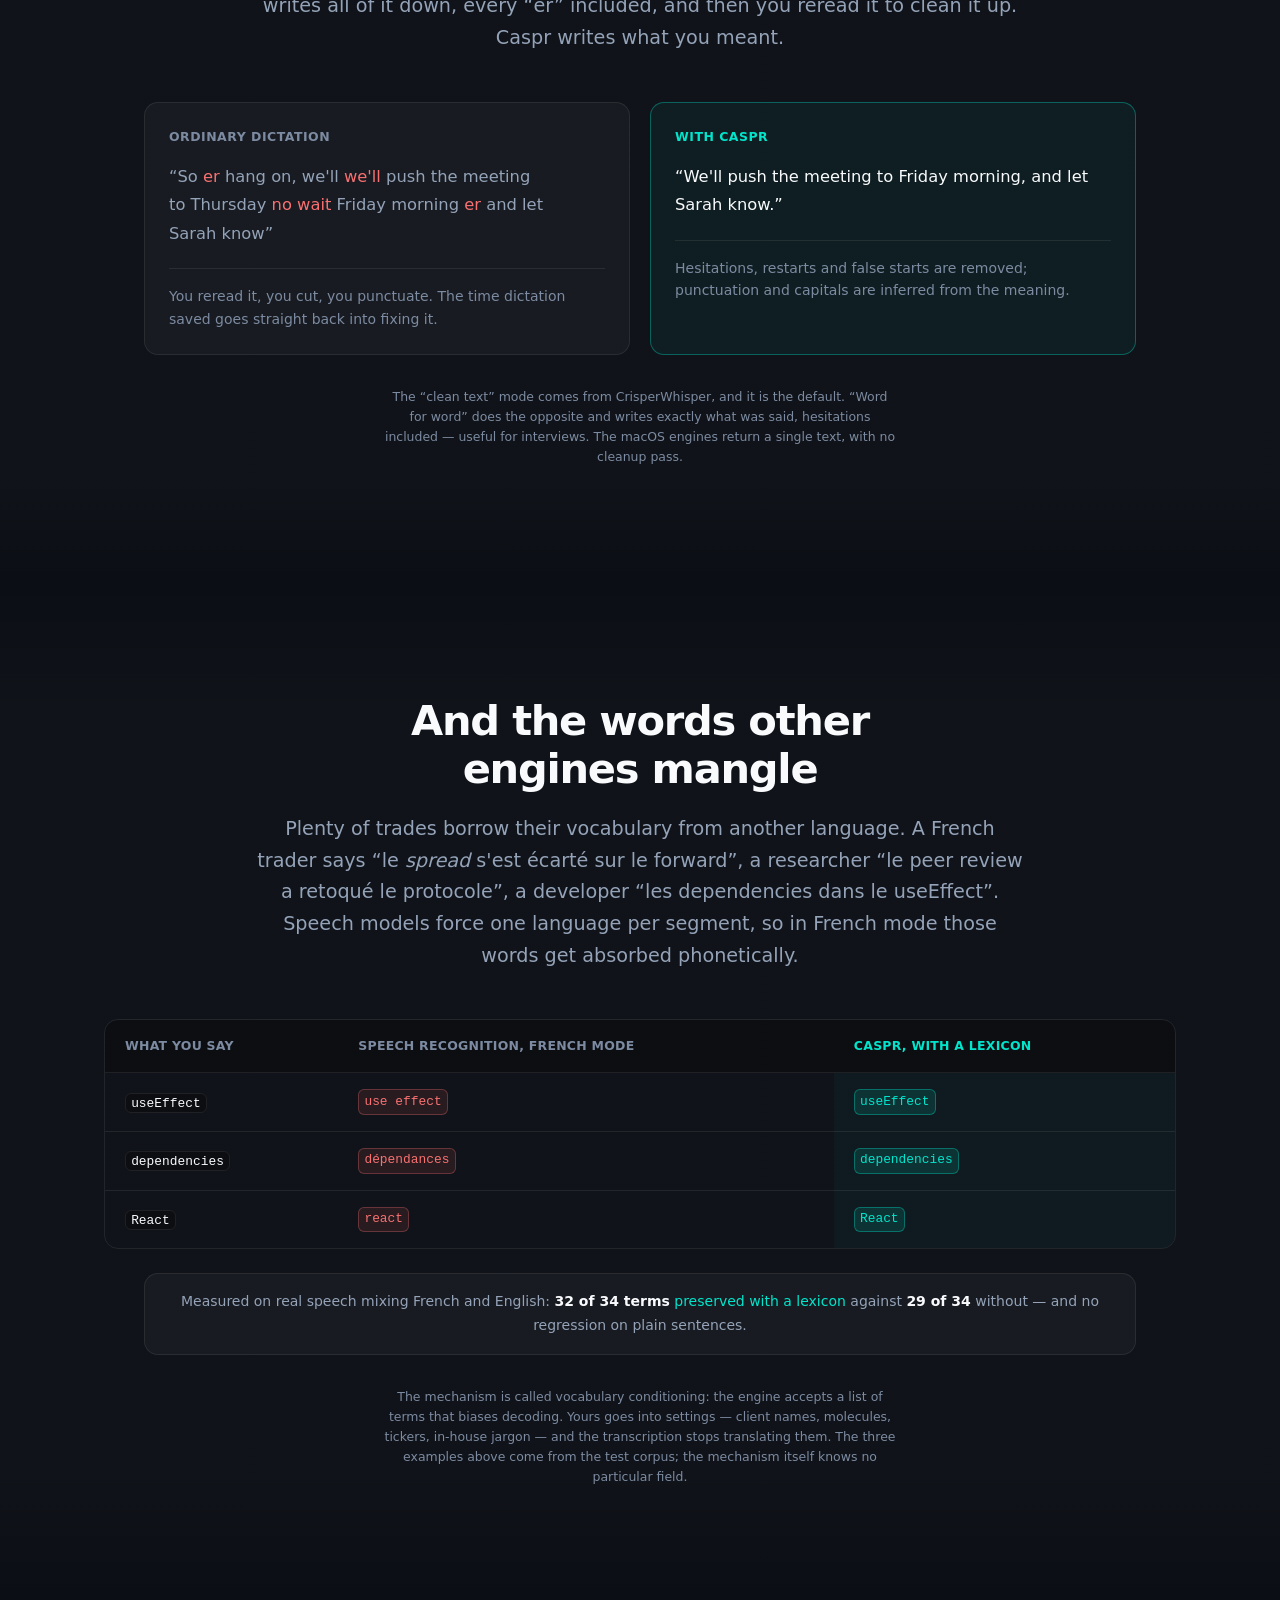
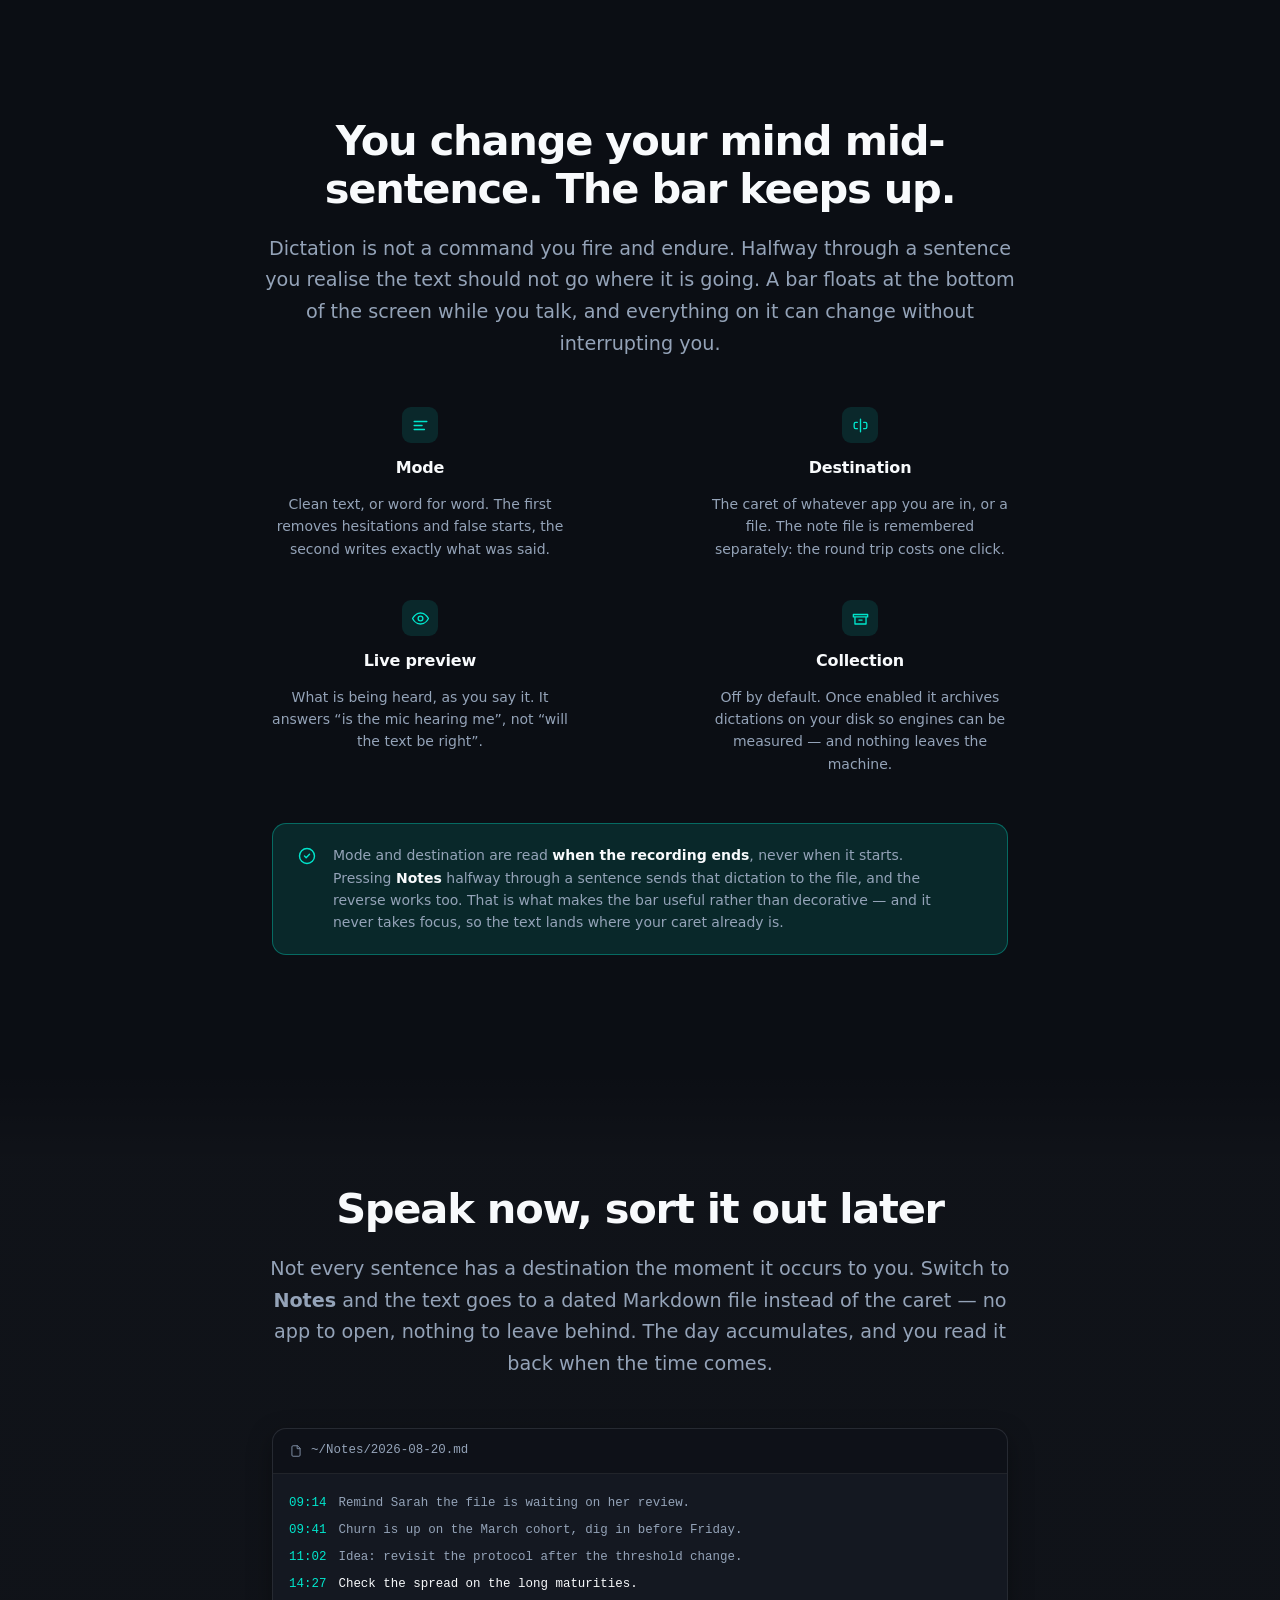
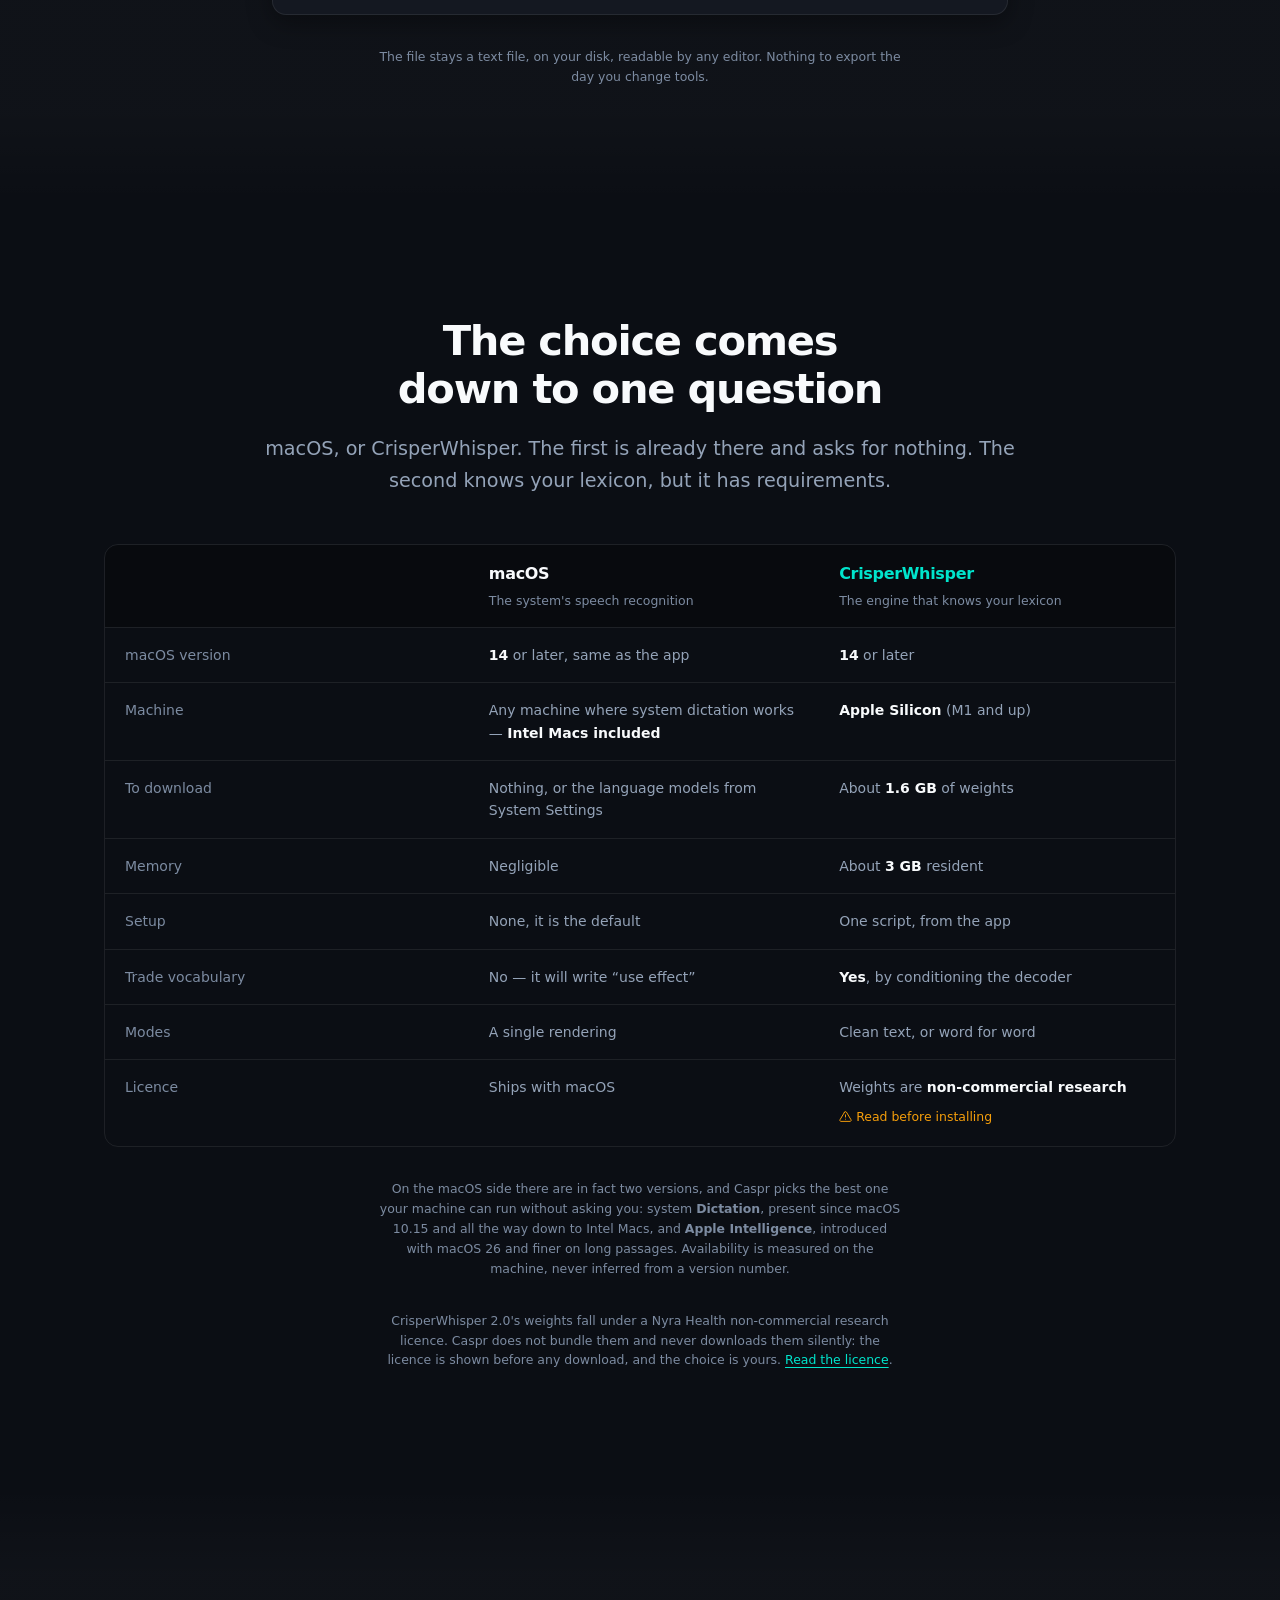
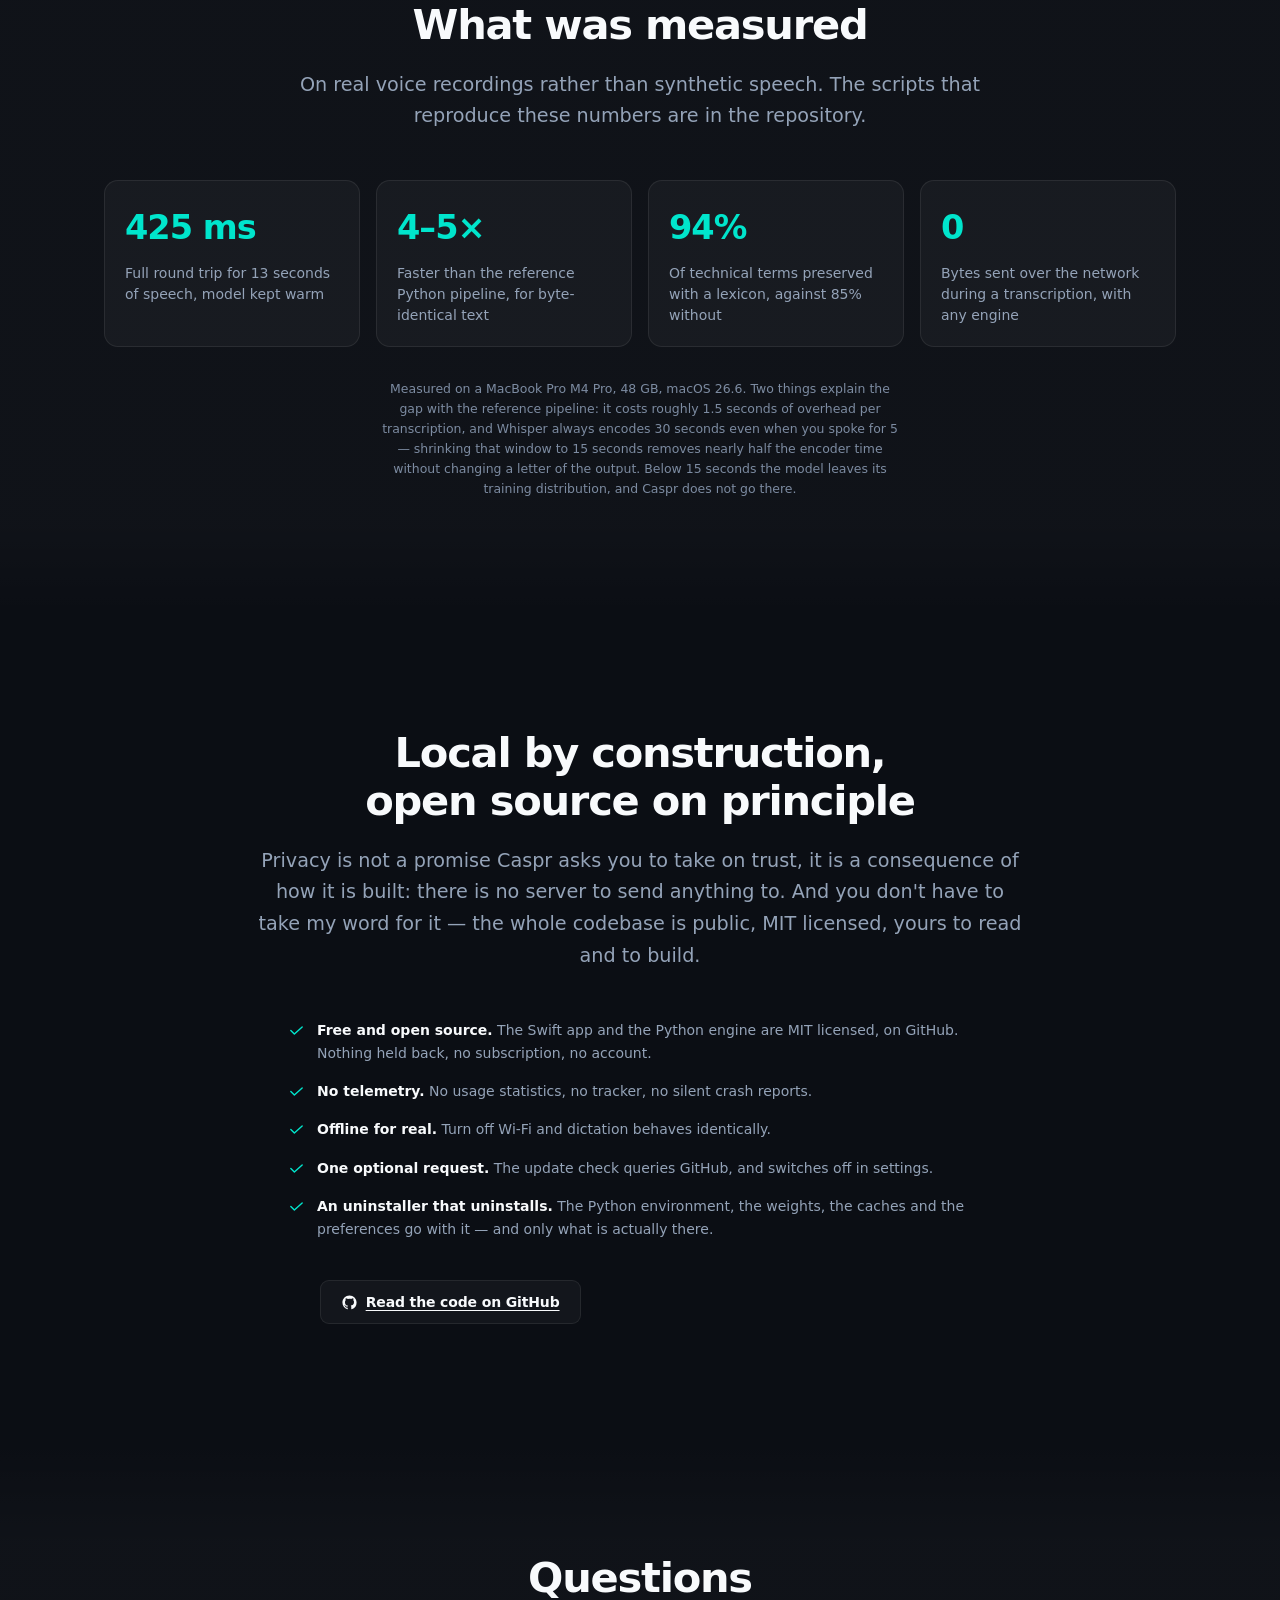
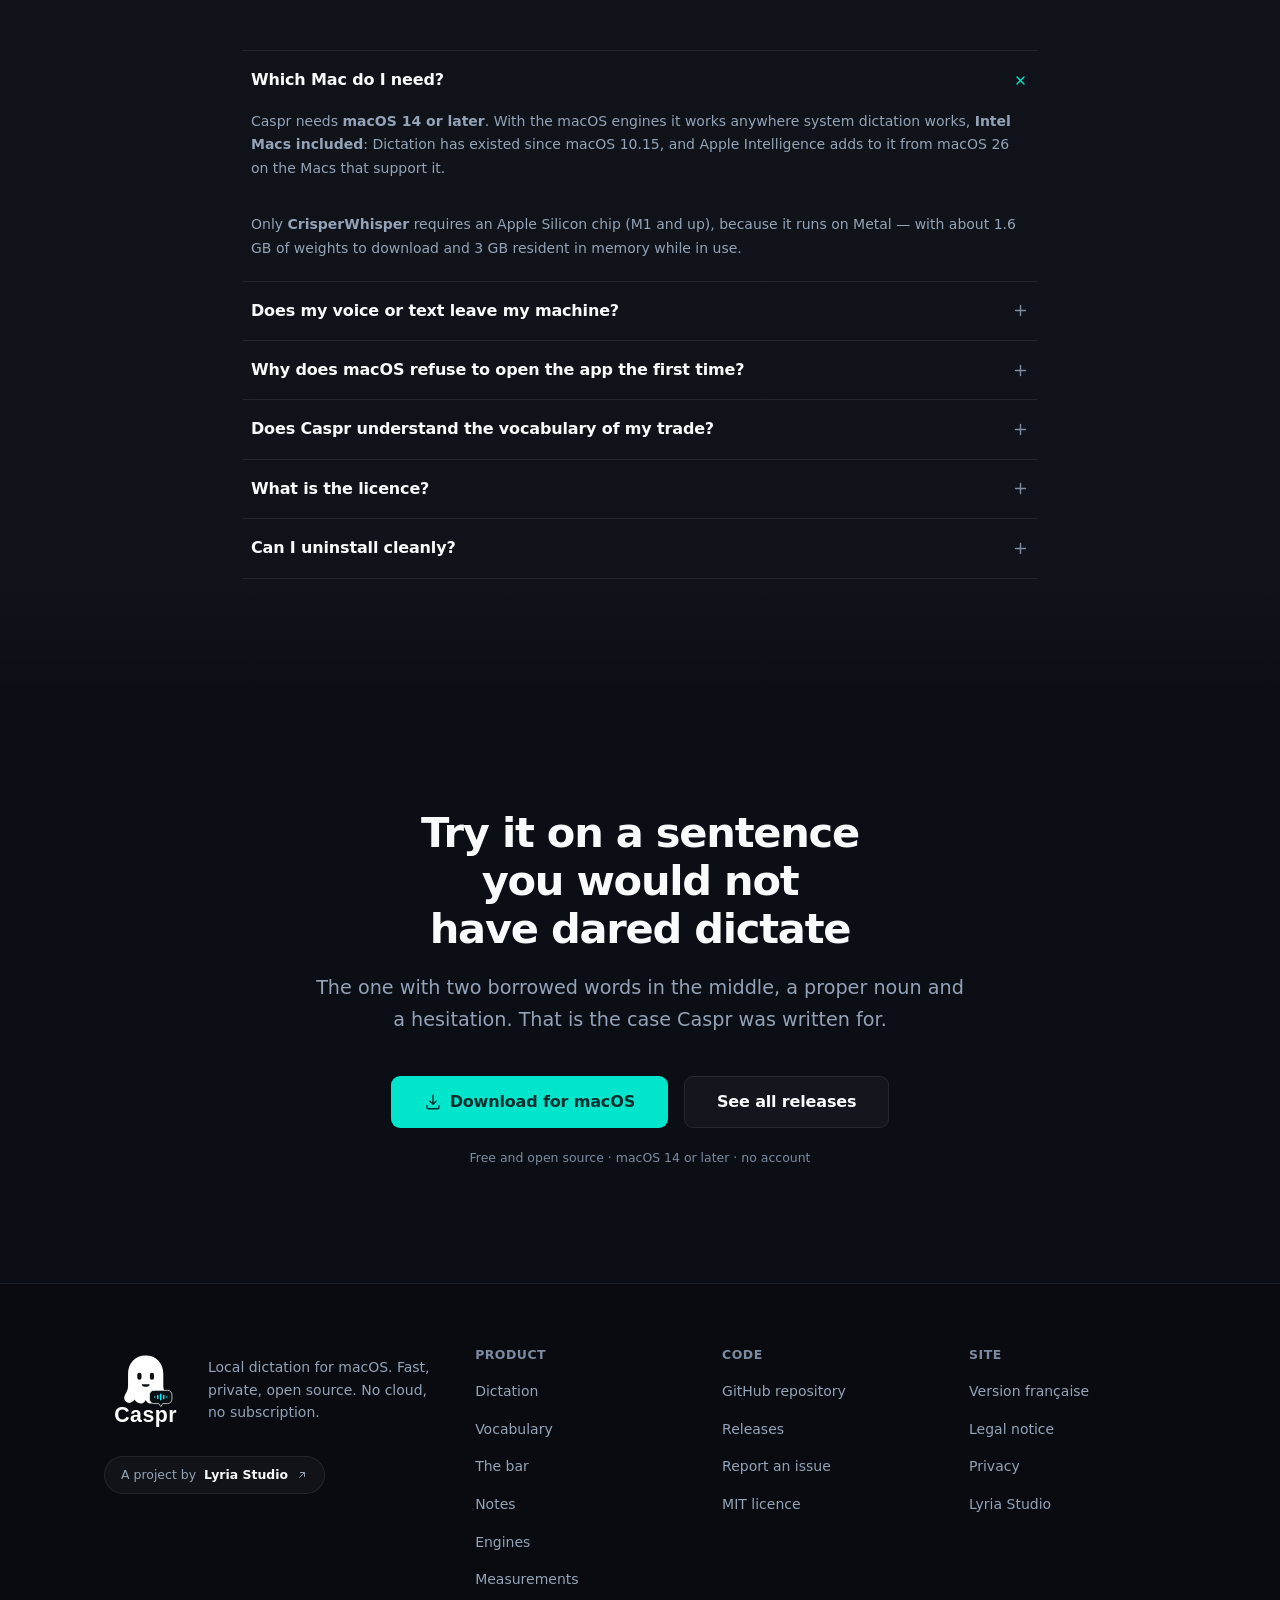
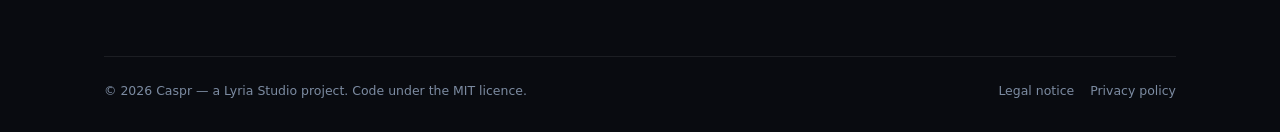
<file: website/en.html>
<!DOCTYPE html>
<html lang="en">
<head>
<meta charset="UTF-8">
<meta name="viewport" content="width=device-width, initial-scale=1">
<title>Caspr — local, offline dictation for macOS</title>
<meta name="description" content="Caspr turns speech into text on your own Mac, with no cloud and no account. It cleans up the way people actually talk, and writes the words of your trade without translating them.">
<meta name="theme-color" content="#0b0e14">
<meta name="color-scheme" content="dark">

<link rel="canonical" href="https://caspr.lyriastudio.fr/en.html">
<link rel="alternate" hreflang="fr" href="https://caspr.lyriastudio.fr/">
<link rel="alternate" hreflang="en" href="https://caspr.lyriastudio.fr/en.html">
<link rel="alternate" hreflang="x-default" href="https://caspr.lyriastudio.fr/">

<meta property="og:type" content="website">
<meta property="og:site_name" content="Caspr">
<meta property="og:locale" content="en_US">
<meta property="og:locale:alternate" content="fr_FR">
<meta property="og:url" content="https://caspr.lyriastudio.fr/en.html">
<meta property="og:title" content="Caspr — local, offline dictation for macOS">
<meta property="og:description" content="Speak naturally. Caspr writes at the speed of your thoughts, and never leaves your Mac: no cloud, no account, no telemetry.">
<meta property="og:image" content="https://caspr.lyriastudio.fr/images/og-preview-en.png">
<meta property="og:image:width" content="1200">
<meta property="og:image:height" content="630">
<meta property="og:image:alt" content="Caspr — local dictation for macOS">
<meta name="twitter:card" content="summary_large_image">
<meta name="twitter:title" content="Caspr — local, offline dictation for macOS">
<meta name="twitter:description" content="Speak naturally. Caspr writes at the speed of your thoughts.">
<meta name="twitter:image" content="https://caspr.lyriastudio.fr/images/og-preview-en.png">

<link rel="icon" type="image/svg+xml" href="images/caspr-app-icon.svg">
<link rel="apple-touch-icon" href="images/caspr-app-icon.svg">

<!-- Aucune police distante : le site emploie la police système de macOS, comme
     l'application. Une requête réseau de moins, et zéro décalage au chargement. -->
<link rel="stylesheet" href="style.css?v=6">

<script type="application/ld+json">
{
  "@context": "https://schema.org",
  "@graph": [
    {
      "@type": "SoftwareApplication",
      "@id": "https://caspr.lyriastudio.fr/#app",
      "name": "Caspr",
      "applicationCategory": "UtilitiesApplication",
      "applicationSubCategory": "Dictée vocale",
      "operatingSystem": "macOS 14 or later",
      "description": "Local dictation app for macOS: it removes the hesitations of real speech and keeps the vocabulary of your trade. Transcription runs on the machine, with no remote service.",
      "url": "https://caspr.lyriastudio.fr/",
      "downloadUrl": "https://github.com/mnaji42/caspr/releases/latest",
      "softwareHelp": "https://github.com/mnaji42/caspr#install",
      "license": "https://github.com/mnaji42/caspr/blob/main/LICENSE",
      "isAccessibleForFree": true,
      "offers": { "@type": "Offer", "price": "0", "priceCurrency": "EUR" },
      "featureList": [
        "Fully local transcription, no network connection required",
        "A personal lexicon for the vocabulary of your trade",
        "Speech mixing two languages within a single sentence",
        "Text inserted at the caret of the active app",
        "Dictations appended to a dated Markdown file",
        "The macOS engines or CrisperWhisper, your choice"
      ],
      "author": { "@id": "https://lyriastudio.fr/#org" }
    },
    {
      "@type": "Organization",
      "@id": "https://lyriastudio.fr/#org",
      "name": "Lyria Studio",
      "url": "https://lyriastudio.fr"
    },
    {
      "@type": "WebSite",
      "@id": "https://caspr.lyriastudio.fr/#site-en",
      "url": "https://caspr.lyriastudio.fr/en.html",
      "name": "Caspr",
      "inLanguage": "en",
      "publisher": { "@id": "https://lyriastudio.fr/#org" }
    },
    {
      "@type": "FAQPage",
      "@id": "https://caspr.lyriastudio.fr/en.html#faq",
      "mainEntity": [
        {
          "@type": "Question",
          "name": "Which Mac do I need?",
          "acceptedAnswer": {
            "@type": "Answer",
            "text": "Caspr needs macOS 14 or later. With the macOS engines it runs on any machine where system dictation works, Intel Macs included: Dictation has existed since macOS 10.15, and Apple Intelligence adds to it from macOS 26 on the Macs that support it. Only CrisperWhisper requires an Apple Silicon chip, with about 1.6 GB of weights to download and 3 GB resident in memory."
          }
        },
        {
          "@type": "Question",
          "name": "Does my voice or text leave my machine?",
          "acceptedAnswer": {
            "@type": "Answer",
            "text": "No. Transcription runs on your machine with every engine. There is no account, no server and no telemetry. Turn off Wi-Fi and Caspr behaves identically. The only network request the app makes is the update check against GitHub, and it can be switched off in settings."
          }
        },
        {
          "@type": "Question",
          "name": "Why does macOS refuse to open the app the first time?",
          "acceptedAnswer": {
            "@type": "Answer",
            "text": "Because the app is not notarised by Apple, which requires a paid developer account. Caspr is ad-hoc signed, so macOS warns on first launch. You grant permission once in System Settings, under Privacy & Security. The install guide walks through every step."
          }
        },
        {
          "@type": "Question",
          "name": "Does Caspr understand the vocabulary of my trade?",
          "acceptedAnswer": {
            "@type": "Answer",
            "text": "That is the reason the project exists. CrisperWhisper accepts a lexicon that biases decoding toward the terms you supply, whatever the field. Measured on real speech mixing French and English, 32 of 34 technical terms survive with a lexicon, against 29 of 34 without, and with no regression on plain sentences."
          }
        },
        {
          "@type": "Question",
          "name": "What is the licence?",
          "acceptedAnswer": {
            "@type": "Answer",
            "text": "Caspr's own code is MIT, as is CrisperWhisper's inference code. The CrisperWhisper 2.0 model weights are not: they fall under a Nyra Health non-commercial research licence. Caspr therefore does not bundle those weights and never downloads them silently: the licence is shown before any download, and the choice is yours."
          }
        },
        {
          "@type": "Question",
          "name": "Can I uninstall cleanly?",
          "acceptedAnswer": {
            "@type": "Answer",
            "text": "Yes. The app ships an uninstaller that removes the Python environment, the model weights, the caches and the preferences. It only offers to remove what is actually installed."
          }
        }
      ]
    }
  ]
}
</script>
</head>
<body>

<a class="skip-link" href="#main">Skip to content</a>

<header class="site-header">
  <div class="container header-inner">
    <a class="brand" href="en.html" aria-label="Caspr, back to home">
      <img src="images/caspr-logo-horizontal.svg" alt="Caspr" width="118" height="30">
    </a>

    <nav class="site-nav" aria-label="Site sections">
      <a class="nav-link" href="#dictation">Dictation</a>
      <a class="nav-link" href="#vocabulary">Vocabulary</a>
      <a class="nav-link" href="#bar">The bar</a>
      <a class="nav-link" href="#notes">Notes</a>
      <a class="nav-link" href="#engines">Engines</a>
      <a class="nav-link" href="#numbers">Measurements</a>
      <a class="nav-link" href="#questions">Questions</a>
    </nav>

    <div class="header-actions">
      <div class="lang-switch">
        <a href="/" hreflang="fr" lang="fr">FR</a>
        <a href="en.html" aria-current="true" lang="en">EN</a>
      </div>

      <a class="btn btn--secondary btn--sm" href="https://github.com/mnaji42/caspr" rel="noopener">
        <svg width="15" height="15" viewBox="0 0 24 24" fill="currentColor" aria-hidden="true"><path d="M12 2C6.48 2 2 6.48 2 12c0 4.42 2.87 8.17 6.84 9.5.5.09.68-.22.68-.48v-1.7c-2.78.6-3.37-1.34-3.37-1.34-.45-1.16-1.11-1.47-1.11-1.47-.91-.62.07-.6.07-.6 1 .07 1.53 1.03 1.53 1.03.89 1.53 2.34 1.09 2.91.83.09-.65.35-1.09.63-1.34-2.22-.25-4.56-1.11-4.56-4.95 0-1.09.39-1.99 1.03-2.69-.1-.25-.45-1.27.1-2.65 0 0 .84-.27 2.75 1.03A9.5 9.5 0 0 1 12 6.8c.85 0 1.71.11 2.5.34 1.91-1.3 2.75-1.03 2.75-1.03.55 1.38.2 2.4.1 2.65.64.7 1.03 1.6 1.03 2.69 0 3.85-2.34 4.7-4.57 4.95.36.31.68.92.68 1.85v2.74c0 .27.18.58.69.48A10 10 0 0 0 22 12c0-5.52-4.48-10-10-10Z"/></svg>
        <span class="sr-only">View Caspr on </span>GitHub
      </a>

      <button type="button" class="btn btn--primary btn--sm js-download">
        <svg width="15" height="15" viewBox="0 0 24 24" fill="none" stroke="currentColor" stroke-width="1.8" stroke-linecap="round" stroke-linejoin="round" aria-hidden="true"><path d="M12 3v12m0 0 4-4m-4 4-4-4M4 17v2a2 2 0 0 0 2 2h12a2 2 0 0 0 2-2v-2"/></svg>
        Download
      </button>
    </div>
  </div>
</header>

<main id="main">

  <!-- ===================================================================
       Hero.
       =================================================================== -->
  <section class="hero">
    <div class="container">
      <div class="hero-copy">
        <h1>
          Speak naturally.
          <span class="hero-sub">Caspr writes
            <span class="typing">
              <!-- La doublure invisible réserve la place de la plus longue des
                   phrases : sans elle, chaque caractère tapé pousserait la page. -->
              <span class="typing-ghost" aria-hidden="true">at the speed of your thoughts</span>
              <span class="typing-out"><span id="typed"></span><span class="caret" aria-hidden="true"></span></span>
            </span>
          </span>
        </h1>

        <p class="hero-lead">
          A dictation app for macOS that takes out your hesitations and keeps your
          words — the ones from your trade, the ones borrowed from another language.
          Fast, free, open source, and entirely on your Mac: no cloud, no account,
          no telemetry.
        </p>

        <div class="hero-actions">
          <button type="button" class="btn btn--primary btn--lg js-download">
            <svg width="18" height="18" viewBox="0 0 24 24" fill="none" stroke="currentColor" stroke-width="1.8" stroke-linecap="round" stroke-linejoin="round" aria-hidden="true"><path d="M12 3v12m0 0 4-4m-4 4-4-4M4 17v2a2 2 0 0 0 2 2h12a2 2 0 0 0 2-2v-2"/></svg>
            Download for macOS
          </button>
          <a class="btn btn--secondary btn--lg" href="https://github.com/mnaji42/caspr" rel="noopener">
            Read the source
          </a>
        </div>

        <p class="release-line" id="release-line">
          <span class="release-dot" aria-hidden="true"></span>
          <span id="release-text">Free, MIT licensed, on GitHub.</span>
        </p>

        <p class="hero-req">
          <span>macOS 14 or later, Intel Macs included</span>
          <span>·</span>
          <span><a href="#engines">Requirements by engine</a></span>
        </p>
      </div>

      <!-- La scène : un document, et la barre de Caspr posée dessus.
           Reproduction de RecordingOverlay.swift — 520 pt, pastilles sous la
           carte, langues à gauche et destination à droite. -->
      <div class="stage">
        <div class="stage-chrome">
          <div class="stage-dots" aria-hidden="true"><i></i><i></i><i></i></div>
          <span class="stage-file">meeting-notes.md</span>
        </div>

        <div class="stage-doc">
          <p># Board meeting, 20 August</p>
          <p>- budget holds, the roadmap slips by a month</p>
          <p class="doc-live">- confirm the <span class="term term--ok">churn</span> before the next <span class="term term--ok">board</span><span class="caret" aria-hidden="true"></span></p>
        </div>

        <!-- La barre ne prend jamais le focus dans l'application : elle est donc
             purement descriptive ici, sans élément interactif. -->
        <div class="overlay" role="img" aria-label="The Caspr bar during a recording: timer at 42 seconds, microphone in standard mode, collection off, a preview of what is being heard, and below the card French selected on the left and the caret as destination on the right.">
          <div class="bar" aria-hidden="true">
            <div class="bar-row">
              <span class="rec-dot"></span>
              <span class="rec-timer">0:42</span>
              <span class="vu">
                <i style="animation-delay:0ms"></i><i style="animation-delay:80ms"></i><i style="animation-delay:160ms"></i><i style="animation-delay:240ms"></i><i style="animation-delay:120ms"></i><i style="animation-delay:200ms"></i><i style="animation-delay:60ms"></i><i style="animation-delay:280ms"></i><i style="animation-delay:140ms"></i>
              </span>
              <span class="bar-right">
                <span class="bar-status">Standard</span>
                <span class="chip-collect" data-on="false">Collecting</span>
              </span>
            </div>
            <p class="bar-preview">confirm the churn before the next bored</p>
          </div>

          <div class="bar-controls" aria-hidden="true">
            <div class="pill-group">
              <span class="pill" data-on="true">🇫🇷 FR</span>
              <span class="pill">🇺🇸 EN</span>
            </div>
            <div class="pill-group">
              <span class="pill" data-on="true">Caret</span>
              <span class="pill">Notes…</span>
            </div>
          </div>
        </div>
      </div>

      <p class="stage-note">
        <svg width="14" height="14" viewBox="0 0 24 24" fill="none" stroke="currentColor" stroke-width="1.8" stroke-linecap="round" stroke-linejoin="round" aria-hidden="true"><circle cx="12" cy="12" r="9"/><path d="M12 16v-4m0-4h.01"/></svg>
        <span>The bar's preview comes from the macOS engine, not from CrisperWhisper: it has no lexicon, hence “bored” where the inserted text will write <span class="term term--ok">board</span>. It answers “is the mic hearing me”, not “will the transcription be right”.</span>
      </p>

      <p class="perks">
        <span class="perk"><svg width="15" height="15" viewBox="0 0 24 24" fill="none" stroke="currentColor" stroke-width="2.2" stroke-linecap="round" stroke-linejoin="round" aria-hidden="true"><path d="m4 12 5 5L20 7"/></svg><span><b>100% local</b> — nothing leaves your Mac</span></span>
        <span class="perk"><svg width="15" height="15" viewBox="0 0 24 24" fill="none" stroke="currentColor" stroke-width="2.2" stroke-linecap="round" stroke-linejoin="round" aria-hidden="true"><path d="m4 12 5 5L20 7"/></svg><span><b>425 ms</b> for 13 seconds of speech</span></span>
        <span class="perk"><svg width="15" height="15" viewBox="0 0 24 24" fill="none" stroke="currentColor" stroke-width="2.2" stroke-linecap="round" stroke-linejoin="round" aria-hidden="true"><path d="m4 12 5 5L20 7"/></svg><span><b>Open source</b> — MIT licensed code</span></span>
        <span class="perk"><svg width="15" height="15" viewBox="0 0 24 24" fill="none" stroke="currentColor" stroke-width="2.2" stroke-linecap="round" stroke-linejoin="round" aria-hidden="true"><path d="m4 12 5 5L20 7"/></svg><span><b>No account</b>, no subscription</span></span>
      </p>
    </div>
  </section>

  <!-- ===================================================================
       Avant / après. Le problème que tout le monde a : on ne parle pas
       comme on écrit.
       =================================================================== -->
  <section class="section section--raised" id="dictation" aria-labelledby="dictation-title">
    <div class="container">
      <div class="section-head">
        <h2 id="dictation-title">You don't speak the way you write</h2>
        <p class="lead">
          We hesitate, we backtrack, we start the sentence again. Ordinary
          dictation writes all of it down, every “er” included, and then you reread
          it to clean it up. Caspr writes what you meant.
        </p>
      </div>

      <div class="versus">
        <div class="versus-card">
          <p class="versus-label">Ordinary dictation</p>
          <p class="versus-quote">
            “So <span class="filler">er</span> hang on, we'll
            <span class="filler">we'll</span> push the meeting to Thursday
            <span class="filler">no wait</span> Friday morning
            <span class="filler">er</span> and let Sarah know”
          </p>
          <p class="versus-note">
            You reread it, you cut, you punctuate. The time dictation saved goes
            straight back into fixing it.
          </p>
        </div>

        <div class="versus-card versus-card--after">
          <p class="versus-label">With Caspr</p>
          <p class="versus-quote">
            “We'll push the meeting to Friday morning, and let Sarah know.”
          </p>
          <p class="versus-note">
            Hesitations, restarts and false starts are removed; punctuation and
            capitals are inferred from the meaning.
          </p>
        </div>
      </div>

      <p class="source-note">
        The “clean text” mode comes from CrisperWhisper, and it is the default.
        “Word for word” does the opposite and writes exactly what was said,
        hesitations included — useful for interviews. The macOS engines return a
        single text, with no cleanup pass.
      </p>
    </div>
  </section>

  <!-- ===================================================================
       Le vocabulaire de métier — le différenciateur.
       =================================================================== -->
  <section class="section section--raised" id="vocabulary" aria-labelledby="vocabulary-title">
    <div class="container">
      <div class="section-head">
        <h2 id="vocabulary-title">And the words other engines mangle</h2>
        <p class="lead">
          Plenty of trades borrow their vocabulary from another language. A French
          trader says “le <i lang="fr">spread</i> s'est écarté sur le forward”, a
          researcher “le peer review a retoqué le protocole”, a developer “les
          dependencies dans le useEffect”. Speech models force one language per
          segment, so in French mode those words get absorbed phonetically.
        </p>
      </div>

      <div class="compare">
        <table>
          <caption class="sr-only">How three technical terms are transcribed by Whisper-family models in French mode and by Caspr</caption>
          <thead>
            <tr>
              <th scope="col">What you say</th>
              <th scope="col">Speech recognition, French mode</th>
              <th scope="col">Caspr, with a lexicon</th>
            </tr>
          </thead>
          <tbody>
            <tr>
              <th scope="row"><span class="term">useEffect</span></th>
              <td><span class="compare-out"><span class="term term--bad">use effect</span></span></td>
              <td><span class="compare-out"><span class="term term--ok">useEffect</span></span></td>
            </tr>
            <tr>
              <th scope="row"><span class="term">dependencies</span></th>
              <td><span class="compare-out"><span class="term term--bad">dépendances</span></span></td>
              <td><span class="compare-out"><span class="term term--ok">dependencies</span></span></td>
            </tr>
            <tr>
              <th scope="row"><span class="term">React</span></th>
              <td><span class="compare-out"><span class="term term--bad">react</span></span></td>
              <td><span class="compare-out"><span class="term term--ok">React</span></span></td>
            </tr>
          </tbody>
        </table>
      </div>

      <p class="measure">
        <span>Measured on real speech mixing French and English:</span>
        <span class="accent"><b>32 of 34 terms</b> preserved with a lexicon</span>
        <span>against <b>29 of 34</b> without</span>
        <span>— and no regression on plain sentences.</span>
      </p>

      <p class="source-note">
        The mechanism is called vocabulary conditioning: the engine accepts a list of
        terms that biases decoding. Yours goes into settings — client names, molecules,
        tickers, in-house jargon — and the transcription stops translating them. The three
        examples above come from the test corpus; the mechanism itself knows no particular
        field.
      </p>
    </div>
  </section>

  <!-- ===================================================================
       La barre — ce qui reste modifiable pendant qu'on parle.
       =================================================================== -->
  <section class="section" id="bar" aria-labelledby="bar-title">
    <div class="container">
      <div class="section-head">
        <h2 id="bar-title">You change your mind mid-sentence. The bar keeps up.</h2>
        <p class="lead">
          Dictation is not a command you fire and endure. Halfway through a sentence you
          realise the text should not go where it is going. A bar floats at the bottom of
          the screen while you talk, and everything on it can change without
          interrupting you.
        </p>
      </div>

      <dl class="controls">
        <div class="control">
          <dt>
            <span class="control-icon" aria-hidden="true"><svg width="19" height="19" viewBox="0 0 24 24" fill="none" stroke="currentColor" stroke-width="1.7" stroke-linecap="round" stroke-linejoin="round"><path d="M4 7h16M4 12h10M4 17h13"/></svg></span>
            <span class="control-name">Mode</span>
          </dt>
          <dd>Clean text, or word for word. The first removes hesitations and false starts, the second writes exactly what was said.</dd>
        </div>

        <div class="control">
          <dt>
            <span class="control-icon" aria-hidden="true"><svg width="19" height="19" viewBox="0 0 24 24" fill="none" stroke="currentColor" stroke-width="1.7" stroke-linecap="round" stroke-linejoin="round"><path d="M12 4v16M8 8H6a2 2 0 0 0-2 2v4a2 2 0 0 0 2 2h2m8-8h2a2 2 0 0 1 2 2v4a2 2 0 0 1-2 2h-2"/></svg></span>
            <span class="control-name">Destination</span>
          </dt>
          <dd>The caret of whatever app you are in, or a file. The note file is remembered separately: the round trip costs one click.</dd>
        </div>

        <div class="control">
          <dt>
            <span class="control-icon" aria-hidden="true"><svg width="19" height="19" viewBox="0 0 24 24" fill="none" stroke="currentColor" stroke-width="1.7" stroke-linecap="round" stroke-linejoin="round"><path d="M2 12s3.5-7 10-7 10 7 10 7-3.5 7-10 7-10-7-10-7Z"/><circle cx="12" cy="12" r="3"/></svg></span>
            <span class="control-name">Live preview</span>
          </dt>
          <dd>What is being heard, as you say it. It answers “is the mic hearing me”, not “will the text be right”.</dd>
        </div>

        <div class="control">
          <dt>
            <span class="control-icon" aria-hidden="true"><svg width="19" height="19" viewBox="0 0 24 24" fill="none" stroke="currentColor" stroke-width="1.7" stroke-linecap="round" stroke-linejoin="round"><path d="M3 7h18v3H3zM5 10v9h14v-9M10 14h4"/></svg></span>
            <span class="control-name">Collection</span>
          </dt>
          <dd>Off by default. Once enabled it archives dictations on your disk so engines can be measured — and nothing leaves the machine.</dd>
        </div>
      </dl>

      <div class="rule">
        <svg width="20" height="20" viewBox="0 0 24 24" fill="none" stroke="currentColor" stroke-width="1.7" stroke-linecap="round" stroke-linejoin="round" aria-hidden="true"><path d="m9 12 2 2 4-4"/><circle cx="12" cy="12" r="9"/></svg>
        <p>
          Mode and destination are read <strong>when the recording ends</strong>, never when
          it starts. Pressing <strong>Notes</strong> halfway through a sentence sends that
          dictation to the file, and the reverse works too. That is what makes the bar
          useful rather than decorative — and it never takes focus, so the text lands where
          your caret already is.
        </p>
      </div>
    </div>
  </section>

  <!-- ===================================================================
       Les notes.
       =================================================================== -->
  <section class="section section--raised" id="notes" aria-labelledby="notes-title">
    <div class="container">
      <div class="section-head">
        <h2 id="notes-title">Speak now, sort it out later</h2>
        <p class="lead">
          Not every sentence has a destination the moment it occurs to you. Switch to
          <strong>Notes</strong> and the text goes to a dated Markdown file instead of the
          caret — no app to open, nothing to leave behind. The day accumulates, and you
          read it back when the time comes.
        </p>
      </div>

      <div class="notefile">
        <div class="notefile-head">
          <svg width="14" height="14" viewBox="0 0 24 24" fill="none" stroke="currentColor" stroke-width="1.7" stroke-linecap="round" stroke-linejoin="round" aria-hidden="true"><path d="M14 3H7a2 2 0 0 0-2 2v14a2 2 0 0 0 2 2h10a2 2 0 0 0 2-2V8Z"/><path d="M14 3v5h5"/></svg>
          <span>~/Notes/2026-08-20.md</span>
        </div>
        <div class="notefile-body">
          <ol>
            <li><span class="notefile-time">09:14</span><span class="notefile-text">Remind Sarah the file is waiting on her review.</span></li>
            <li><span class="notefile-time">09:41</span><span class="notefile-text">Churn is up on the March cohort, dig in before Friday.</span></li>
            <li><span class="notefile-time">11:02</span><span class="notefile-text">Idea: revisit the protocol after the threshold change.</span></li>
            <li><span class="notefile-time">14:27</span><span class="notefile-text">Check the spread on the long maturities.</span></li>
          </ol>
        </div>
      </div>

      <p class="source-note">
        The file stays a text file, on your disk, readable by any editor. Nothing to
        export the day you change tools.
      </p>
    </div>
  </section>

  <!-- ===================================================================
       Les moteurs. Deux familles, trois moteurs — mais une seule décision.
       =================================================================== -->
  <section class="section" id="engines" aria-labelledby="engines-title">
    <div class="container">
      <div class="section-head">
        <h2 id="engines-title">The choice comes down to one question</h2>
        <p class="lead">
          macOS, or CrisperWhisper. The first is already there and asks for nothing.
          The second knows your lexicon, but it has requirements.
        </p>
      </div>

      <div class="specs">
        <table>
          <caption class="sr-only">Requirements compared for the macOS engines and the CrisperWhisper engine</caption>
          <thead>
            <tr>
              <th scope="col"><span class="sr-only">Criterion</span></th>
              <th scope="col">
                <span class="col-name">macOS</span>
                <span class="col-note">The system's speech recognition</span>
              </th>
              <th scope="col">
                <span class="col-name">CrisperWhisper</span>
                <span class="col-note">The engine that knows your lexicon</span>
              </th>
            </tr>
          </thead>
          <tbody>
            <tr>
              <th scope="row">macOS version</th>
              <td data-col="macOS"><strong>14</strong> or later, same as the app</td>
              <td data-col="CrisperWhisper"><strong>14</strong> or later</td>
            </tr>
            <tr>
              <th scope="row">Machine</th>
              <td data-col="macOS">Any machine where system dictation works — <strong>Intel Macs included</strong></td>
              <td data-col="CrisperWhisper"><strong>Apple Silicon</strong> (M1 and up)</td>
            </tr>
            <tr>
              <th scope="row">To download</th>
              <td data-col="macOS">Nothing, or the language models from System Settings</td>
              <td data-col="CrisperWhisper">About <strong>1.6 GB</strong> of weights</td>
            </tr>
            <tr>
              <th scope="row">Memory</th>
              <td data-col="macOS">Negligible</td>
              <td data-col="CrisperWhisper">About <strong>3 GB</strong> resident</td>
            </tr>
            <tr>
              <th scope="row">Setup</th>
              <td data-col="macOS">None, it is the default</td>
              <td data-col="CrisperWhisper">One script, from the app</td>
            </tr>
            <tr>
              <th scope="row">Trade vocabulary</th>
              <td data-col="macOS">No — it will write “use effect”</td>
              <td data-col="CrisperWhisper"><strong>Yes</strong>, by conditioning the decoder</td>
            </tr>
            <tr>
              <th scope="row">Modes</th>
              <td data-col="macOS">A single rendering</td>
              <td data-col="CrisperWhisper">Clean text, or word for word</td>
            </tr>
            <tr>
              <th scope="row">Licence</th>
              <td data-col="macOS">Ships with macOS</td>
              <td data-col="CrisperWhisper">
                Weights are <strong>non-commercial research</strong>
                <span class="flag">
                  <svg width="13" height="13" viewBox="0 0 24 24" fill="none" stroke="currentColor" stroke-width="1.8" stroke-linecap="round" stroke-linejoin="round" aria-hidden="true"><path d="M12 9v4m0 4h.01M10.3 3.9 1.8 18a2 2 0 0 0 1.7 3h17a2 2 0 0 0 1.7-3L13.7 3.9a2 2 0 0 0-3.4 0Z"/></svg>
                  Read before installing
                </span>
              </td>
            </tr>
          </tbody>
        </table>
      </div>

      <p class="source-note">
        On the macOS side there are in fact two versions, and Caspr picks the best one your
        machine can run without asking you: system <strong>Dictation</strong>, present
        since macOS 10.15 and all the way down to Intel Macs, and
        <strong>Apple Intelligence</strong>, introduced with macOS 26 and finer on long
        passages. Availability is measured on the machine, never inferred from a version
        number.
      </p>

      <p class="source-note">
        CrisperWhisper 2.0's weights fall under a Nyra Health non-commercial research licence.
        Caspr does not bundle them and never downloads them silently: the licence is shown
        before any download, and the choice is yours.
        <a href="https://huggingface.co/nyralabs/CrisperWhisper2.0_turbo/blob/main/LICENSE.md" rel="noopener">Read the licence</a>.
      </p>
    </div>
  </section>

  <!-- ===================================================================
       Les mesures.
       =================================================================== -->
  <section class="section section--raised" id="numbers" aria-labelledby="numbers-title">
    <div class="container">
      <div class="section-head">
        <h2 id="numbers-title">What was measured</h2>
        <p class="lead">
          On real voice recordings rather than synthetic speech. The scripts that reproduce
          these numbers are in the repository.
        </p>
      </div>

      <div class="metrics">
        <div class="metric">
          <span class="metric-value">425 ms</span>
          <span class="metric-label">Full round trip for 13 seconds of speech, model kept warm</span>
        </div>
        <div class="metric">
          <span class="metric-value">4–5×</span>
          <span class="metric-label">Faster than the reference Python pipeline, for byte-identical text</span>
        </div>
        <div class="metric">
          <span class="metric-value">94%</span>
          <span class="metric-label">Of technical terms preserved with a lexicon, against 85% without</span>
        </div>
        <div class="metric">
          <span class="metric-value">0</span>
          <span class="metric-label">Bytes sent over the network during a transcription, with any engine</span>
        </div>
      </div>

      <p class="source-note">
        Measured on a MacBook Pro M4 Pro, 48 GB, macOS 26.6. Two things explain the gap with
        the reference pipeline: it costs roughly 1.5 seconds of overhead per transcription,
        and Whisper always encodes 30 seconds even when you spoke for 5 — shrinking that
        window to 15 seconds removes nearly half the encoder time without changing a letter
        of the output. Below 15 seconds the model leaves its training distribution, and
        Caspr does not go there.
      </p>
    </div>
  </section>

  <!-- ===================================================================
       Confidentialité et code source.
       =================================================================== -->
  <section class="section" id="local" aria-labelledby="local-title">
    <div class="container">
      <div class="section-head">
        <h2 id="local-title">Local by construction, open source on principle</h2>
        <p class="lead">
          Privacy is not a promise Caspr asks you to take on trust, it is a consequence of
          how it is built: there is no server to send anything to. And you don't have to
          take my word for it — the whole codebase is public, MIT licensed, yours to read
          and to build.
        </p>
      </div>

      <ul class="facts">
        <li>
          <svg width="17" height="17" viewBox="0 0 24 24" fill="none" stroke="currentColor" stroke-width="2" stroke-linecap="round" stroke-linejoin="round" aria-hidden="true"><path d="m4 12 5 5L20 7"/></svg>
          <span><strong>Free and open source.</strong> The Swift app and the Python engine are MIT licensed, on GitHub. Nothing held back, no subscription, no account.</span>
        </li>
        <li>
          <svg width="17" height="17" viewBox="0 0 24 24" fill="none" stroke="currentColor" stroke-width="2" stroke-linecap="round" stroke-linejoin="round" aria-hidden="true"><path d="m4 12 5 5L20 7"/></svg>
          <span><strong>No telemetry.</strong> No usage statistics, no tracker, no silent crash reports.</span>
        </li>
        <li>
          <svg width="17" height="17" viewBox="0 0 24 24" fill="none" stroke="currentColor" stroke-width="2" stroke-linecap="round" stroke-linejoin="round" aria-hidden="true"><path d="m4 12 5 5L20 7"/></svg>
          <span><strong>Offline for real.</strong> Turn off Wi-Fi and dictation behaves identically.</span>
        </li>
        <li>
          <svg width="17" height="17" viewBox="0 0 24 24" fill="none" stroke="currentColor" stroke-width="2" stroke-linecap="round" stroke-linejoin="round" aria-hidden="true"><path d="m4 12 5 5L20 7"/></svg>
          <span><strong>One optional request.</strong> The update check queries GitHub, and switches off in settings.</span>
        </li>
        <li>
          <svg width="17" height="17" viewBox="0 0 24 24" fill="none" stroke="currentColor" stroke-width="2" stroke-linecap="round" stroke-linejoin="round" aria-hidden="true"><path d="m4 12 5 5L20 7"/></svg>
          <span><strong>An uninstaller that uninstalls.</strong> The Python environment, the weights, the caches and the preferences go with it — and only what is actually there.</span>
        </li>
      </ul>

      <p style="text-align:center;margin-top:var(--s-10)">
        <a class="btn btn--secondary" href="https://github.com/mnaji42/caspr" rel="noopener">
          <svg width="17" height="17" viewBox="0 0 24 24" fill="currentColor" aria-hidden="true"><path d="M12 2C6.48 2 2 6.48 2 12c0 4.42 2.87 8.17 6.84 9.5.5.09.68-.22.68-.48v-1.7c-2.78.6-3.37-1.34-3.37-1.34-.45-1.16-1.11-1.47-1.11-1.47-.91-.62.07-.6.07-.6 1 .07 1.53 1.03 1.53 1.03.89 1.53 2.34 1.09 2.91.83.09-.65.35-1.09.63-1.34-2.22-.25-4.56-1.11-4.56-4.95 0-1.09.39-1.99 1.03-2.69-.1-.25-.45-1.27.1-2.65 0 0 .84-.27 2.75 1.03A9.5 9.5 0 0 1 12 6.8c.85 0 1.71.11 2.5.34 1.91-1.3 2.75-1.03 2.75-1.03.55 1.38.2 2.4.1 2.65.64.7 1.03 1.6 1.03 2.69 0 3.85-2.34 4.7-4.57 4.95.36.31.68.92.68 1.85v2.74c0 .27.18.58.69.48A10 10 0 0 0 22 12c0-5.52-4.48-10-10-10Z"/></svg>
          Read the code on GitHub
        </a>
      </p>
    </div>
  </section>

  <!-- ===================================================================
       Questions.
       =================================================================== -->
  <section class="section section--raised" id="questions" aria-labelledby="questions-title">
    <div class="container">
      <div class="section-head">
        <h2 id="questions-title">Questions</h2>
      </div>

      <div class="faq">
        <div class="faq-item" data-open="true">
          <h3>
            <button type="button" class="faq-q" aria-expanded="true" aria-controls="q1">
              <span>Which Mac do I need?</span>
              <svg class="faq-sign" width="17" height="17" viewBox="0 0 24 24" fill="none" stroke="currentColor" stroke-width="2" stroke-linecap="round" aria-hidden="true"><path d="M12 5v14M5 12h14"/></svg>
            </button>
          </h3>
          <div class="faq-a" id="q1"><div>
            <p>Caspr needs <strong>macOS 14 or later</strong>. With the macOS engines it works anywhere system dictation works, <strong>Intel Macs included</strong>: Dictation has existed since macOS 10.15, and Apple Intelligence adds to it from macOS 26 on the Macs that support it.</p>
            <p>Only <strong>CrisperWhisper</strong> requires an Apple Silicon chip (M1 and up), because it runs on Metal — with about 1.6 GB of weights to download and 3 GB resident in memory while in use.</p>
          </div></div>
        </div>

        <div class="faq-item">
          <h3>
            <button type="button" class="faq-q" aria-expanded="false" aria-controls="q2">
              <span>Does my voice or text leave my machine?</span>
              <svg class="faq-sign" width="17" height="17" viewBox="0 0 24 24" fill="none" stroke="currentColor" stroke-width="2" stroke-linecap="round" aria-hidden="true"><path d="M12 5v14M5 12h14"/></svg>
            </button>
          </h3>
          <div class="faq-a" id="q2"><div>
            <p>No. Transcription runs on your machine with every engine. There is no account, no server and no telemetry. Turn off Wi-Fi and Caspr behaves identically.</p>
            <p>The only network request the app makes is the update check against GitHub, and it switches off in settings.</p>
          </div></div>
        </div>

        <div class="faq-item">
          <h3>
            <button type="button" class="faq-q" aria-expanded="false" aria-controls="q3">
              <span>Why does macOS refuse to open the app the first time?</span>
              <svg class="faq-sign" width="17" height="17" viewBox="0 0 24 24" fill="none" stroke="currentColor" stroke-width="2" stroke-linecap="round" aria-hidden="true"><path d="M12 5v14M5 12h14"/></svg>
            </button>
          </h3>
          <div class="faq-a" id="q3"><div>
            <p>Because the app is not notarised by Apple — notarisation requires a paid developer account. Caspr is ad-hoc signed, so macOS warns on first launch.</p>
            <p>You grant permission once, in System Settings under Privacy &amp; Security. The guide that opens on download shows every step in pictures.</p>
          </div></div>
        </div>

        <div class="faq-item">
          <h3>
            <button type="button" class="faq-q" aria-expanded="false" aria-controls="q4">
              <span>Does Caspr understand the vocabulary of my trade?</span>
              <svg class="faq-sign" width="17" height="17" viewBox="0 0 24 24" fill="none" stroke="currentColor" stroke-width="2" stroke-linecap="round" aria-hidden="true"><path d="M12 5v14M5 12h14"/></svg>
            </button>
          </h3>
          <div class="faq-a" id="q4"><div>
            <p>That is the reason the project exists. CrisperWhisper accepts a lexicon that biases decoding toward the terms you supply: client names, molecules, tickers, in-house acronyms, the jargon of the profession. The mechanism knows no particular field.</p>
            <p>Measured on real speech mixing French and English, <strong>32 of 34 terms</strong> survive with a lexicon, against 29 of 34 without — with no regression on plain sentences. The macOS engines have no such mechanism.</p>
          </div></div>
        </div>

        <div class="faq-item">
          <h3>
            <button type="button" class="faq-q" aria-expanded="false" aria-controls="q5">
              <span>What is the licence?</span>
              <svg class="faq-sign" width="17" height="17" viewBox="0 0 24 24" fill="none" stroke="currentColor" stroke-width="2" stroke-linecap="round" aria-hidden="true"><path d="M12 5v14M5 12h14"/></svg>
            </button>
          </h3>
          <div class="faq-a" id="q5"><div>
            <p>Caspr's own code is MIT, as is CrisperWhisper's inference code. <strong>The model weights are not</strong>: they fall under a Nyra Health non-commercial research licence.</p>
            <p>Caspr therefore does not bundle those weights and never downloads them silently. The licence is shown before any download and the choice is yours. Under a strict reading, dictating work email may itself count as commercial use — this is a summary, not legal advice.</p>
          </div></div>
        </div>

        <div class="faq-item">
          <h3>
            <button type="button" class="faq-q" aria-expanded="false" aria-controls="q6">
              <span>Can I uninstall cleanly?</span>
              <svg class="faq-sign" width="17" height="17" viewBox="0 0 24 24" fill="none" stroke="currentColor" stroke-width="2" stroke-linecap="round" aria-hidden="true"><path d="M12 5v14M5 12h14"/></svg>
            </button>
          </h3>
          <div class="faq-a" id="q6"><div>
            <p>Yes. The app ships an uninstaller that removes the Python environment, the model weights, the caches and the preferences — and it only offers to remove what is actually installed.</p>
          </div></div>
        </div>
      </div>
    </div>
  </section>

  <!-- ===================================================================
       Téléchargement.
       =================================================================== -->
  <section class="section final" aria-labelledby="final-title">
    <div class="container">
      <h2 id="final-title">Try it on a sentence you would not have dared dictate</h2>
      <p class="lead">
        The one with two borrowed words in the middle, a proper noun and a hesitation.
        That is the case Caspr was written for.
      </p>
      <div class="final-actions">
        <button type="button" class="btn btn--primary btn--lg js-download">
          <svg width="18" height="18" viewBox="0 0 24 24" fill="none" stroke="currentColor" stroke-width="1.8" stroke-linecap="round" stroke-linejoin="round" aria-hidden="true"><path d="M12 3v12m0 0 4-4m-4 4-4-4M4 17v2a2 2 0 0 0 2 2h12a2 2 0 0 0 2-2v-2"/></svg>
          Download for macOS
        </button>
        <a class="btn btn--secondary btn--lg" href="https://github.com/mnaji42/caspr/releases" rel="noopener">
          See all releases
        </a>
      </div>
      <p class="final-note">Free and open source · macOS 14 or later · no account</p>
    </div>
  </section>

</main>

<footer class="site-footer">
  <div class="container">
    <div class="footer-grid">
      <div class="footer-brand">
        <div class="footer-brand-top">
          <img src="images/caspr-logo-stacked.svg" alt="Caspr" width="84" height="84">
          <p>Local dictation for macOS. Fast, private, open source. No cloud, no subscription.</p>
        </div>
        <a class="footer-studio" href="https://lyriastudio.fr" rel="noopener">
          A project by <b>Lyria Studio</b>
          <svg width="12" height="12" viewBox="0 0 24 24" fill="none" stroke="currentColor" stroke-width="2" stroke-linecap="round" stroke-linejoin="round" aria-hidden="true"><path d="M7 17 17 7M9 7h8v8"/></svg>
        </a>
      </div>

      <nav class="footer-col" aria-labelledby="foot-product">
        <h2 id="foot-product">Product</h2>
        <ul>
          <li><a href="#dictation">Dictation</a></li>
          <li><a href="#vocabulary">Vocabulary</a></li>
          <li><a href="#bar">The bar</a></li>
          <li><a href="#notes">Notes</a></li>
          <li><a href="#engines">Engines</a></li>
          <li><a href="#numbers">Measurements</a></li>
        </ul>
      </nav>

      <nav class="footer-col" aria-labelledby="foot-code">
        <h2 id="foot-code">Code</h2>
        <ul>
          <li><a href="https://github.com/mnaji42/caspr" rel="noopener">GitHub repository</a></li>
          <li><a href="https://github.com/mnaji42/caspr/releases" rel="noopener">Releases</a></li>
          <li><a href="https://github.com/mnaji42/caspr/issues" rel="noopener">Report an issue</a></li>
          <li><a href="https://github.com/mnaji42/caspr/blob/main/LICENSE" rel="noopener">MIT licence</a></li>
        </ul>
      </nav>

      <nav class="footer-col" aria-labelledby="foot-site">
        <h2 id="foot-site">Site</h2>
        <ul>
          <li><a href="/" hreflang="fr" lang="fr">Version française</a></li>
          <li><a href="legal.html">Legal notice</a></li>
          <li><a href="privacy.html">Privacy</a></li>
          <li><a href="https://lyriastudio.fr" rel="noopener">Lyria Studio</a></li>
        </ul>
      </nav>
    </div>

    <div class="footer-bottom">
      <p>© 2026 Caspr — a <a href="https://lyriastudio.fr" rel="noopener">Lyria Studio</a> project. Code under the MIT licence.</p>
      <div class="footer-legal">
        <a href="legal.html">Legal notice</a>
        <a href="privacy.html">Privacy policy</a>
      </div>
    </div>
  </div>
</footer>

<!-- ===================================================================
     Guide d'installation, ouvert au téléchargement.
     =================================================================== -->
<div class="modal-backdrop" id="modal" data-open="false">
  <div class="modal" role="dialog" aria-modal="true" aria-labelledby="modal-title" tabindex="-1">
    <button type="button" class="modal-close" id="modal-close" aria-label="Close the install guide">
      <svg width="18" height="18" viewBox="0 0 24 24" fill="none" stroke="currentColor" stroke-width="1.8" stroke-linecap="round" aria-hidden="true"><path d="M6 6l12 12M18 6 6 18"/></svg>
    </button>

    <div class="modal-head">
      <img src="images/caspr-app-icon.svg" alt="" width="44" height="44">
      <div>
        <h2 id="modal-title">Your download has started</h2>
        <p>Your <code>Caspr.dmg</code> file is on its way. Here is how to open it, in eight illustrated steps.</p>
      </div>
    </div>

    <div class="modal-why">
      <p><strong>Why these steps?</strong> Caspr is not notarised by Apple, which requires a paid developer account. macOS therefore warns you on first launch. You grant permission once, and it takes about thirty seconds.</p>
    </div>

    <div>
      <div class="steps-head">
        <span class="steps-count" id="step-count">01 / 08</span>
        <span class="steps-title" id="step-title">Open the downloaded file</span>
      </div>

      <div class="steps-frame">
        <img id="step-image" src="images/01-fichier-telecharger-doubleclick.png" alt="" width="1280" height="800" decoding="async">
      </div>

      <p class="steps-text" id="step-text">Double-click <code>Caspr.dmg</code> in your downloads to mount the disk image.</p>
      <p class="sr-only" id="step-live" role="status" aria-live="polite"></p>

      <div class="steps-nav">
        <button type="button" class="btn btn--secondary btn--sm" id="step-prev">Previous</button>
        <div class="steps-dots" id="step-dots" role="group" aria-label="Go to a step"></div>
        <button type="button" class="btn btn--secondary btn--sm" id="step-next">Next</button>
      </div>
    </div>

    <div class="modal-foot">
      <a href="https://github.com/mnaji42/caspr/releases/latest/download/Caspr.dmg">Download didn't start?</a>
      <button type="button" class="btn btn--primary" id="modal-done">I'm done</button>
    </div>
  </div>
</div>

<script src="app.js?v=6" defer></script>
</body>
</html>
</file>
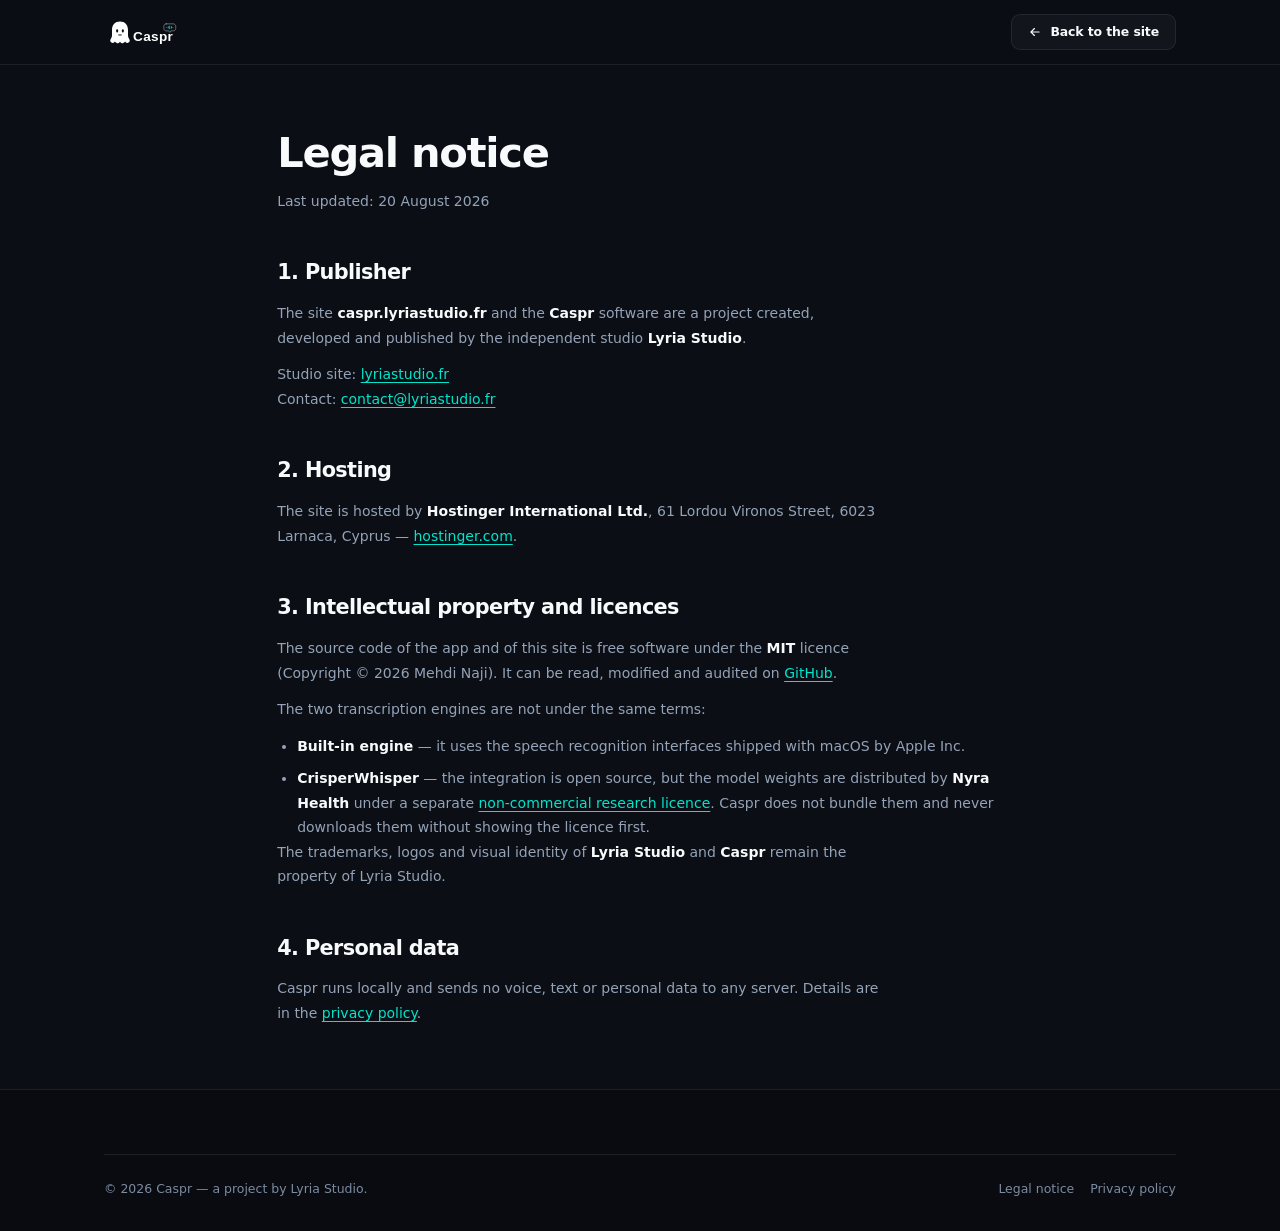
<file: website/legal.html>
<!DOCTYPE html>
<html lang="en">
<head>
<meta charset="UTF-8">
<meta name="viewport" content="width=device-width, initial-scale=1">
<title>Legal notice — Caspr</title>
<meta name="description" content="Publisher, hosting and licences for the Caspr site and app.">
<meta name="theme-color" content="#0b0e14">
<meta name="color-scheme" content="dark">
<link rel="canonical" href="https://caspr.lyriastudio.fr/legal.html">
<link rel="alternate" hreflang="fr" href="https://caspr.lyriastudio.fr/mentions-legales.html">
<link rel="alternate" hreflang="en" href="https://caspr.lyriastudio.fr/legal.html">
<meta property="og:type" content="article">
<meta property="og:title" content="Legal notice — Caspr">
<meta property="og:description" content="Publisher, hosting and licences for the Caspr site and app.">
<meta property="og:url" content="https://caspr.lyriastudio.fr/legal.html">
<link rel="icon" type="image/svg+xml" href="images/caspr-app-icon.svg">
<link rel="stylesheet" href="style.css?v=6">
</head>
<body>

<a class="skip-link" href="#main">Skip to content</a>

<header class="site-header">
  <div class="container header-inner">
    <a class="brand" href="/en" aria-label="Caspr, back to home">
      <img src="images/caspr-logo-horizontal.svg" alt="Caspr" width="118" height="30">
    </a>
    <div class="header-actions" style="margin-left:auto">
      <a class="btn btn--secondary btn--sm" href="/en"><svg width="14" height="14" viewBox="0 0 24 24" fill="none" stroke="currentColor" stroke-width="2" stroke-linecap="round" stroke-linejoin="round" aria-hidden="true"><path d="M19 12H5m0 0 6-6m-6 6 6 6"/></svg>Back to the site</a>
    </div>
  </div>
</header>

<main id="main">
  <article class="container legal">
    <h1>Legal notice</h1>
    <p class="legal-date">Last updated: 20 August 2026</p>

    <section>
      <h2>1. Publisher</h2>
      <p>The site <strong>caspr.lyriastudio.fr</strong> and the <strong>Caspr</strong> software are a project created, developed and published by the independent studio <strong>Lyria Studio</strong>.</p>
      <p>Studio site: <a href="https://lyriastudio.fr" rel="noopener">lyriastudio.fr</a><br>
      Contact: <a href="mailto:contact@lyriastudio.fr">contact@lyriastudio.fr</a></p>
    </section>

    <section>
      <h2>2. Hosting</h2>
      <p>The site is hosted by <strong>Hostinger International Ltd.</strong>, 61 Lordou Vironos Street, 6023 Larnaca, Cyprus — <a href="https://www.hostinger.com" rel="noopener">hostinger.com</a>.</p>
    </section>

    <section>
      <h2>3. Intellectual property and licences</h2>
      <p>The source code of the app and of this site is free software under the <strong>MIT</strong> licence (Copyright © 2026 Mehdi Naji). It can be read, modified and audited on <a href="https://github.com/mnaji42/caspr" rel="noopener">GitHub</a>.</p>
      <p>The two transcription engines are not under the same terms:</p>
      <ul>
        <li><strong>Built-in engine</strong> — it uses the speech recognition interfaces shipped with macOS by Apple Inc.</li>
        <li><strong>CrisperWhisper</strong> — the integration is open source, but the model weights are distributed by <strong>Nyra Health</strong> under a separate <a href="https://huggingface.co/nyralabs/CrisperWhisper2.0_turbo/blob/main/LICENSE.md" rel="noopener">non-commercial research licence</a>. Caspr does not bundle them and never downloads them without showing the licence first.</li>
      </ul>
      <p>The trademarks, logos and visual identity of <strong>Lyria Studio</strong> and <strong>Caspr</strong> remain the property of Lyria Studio.</p>
    </section>

    <section>
      <h2>4. Personal data</h2>
      <p>Caspr runs locally and sends no voice, text or personal data to any server. Details are in the <a href="privacy.html">privacy policy</a>.</p>
    </section>

  </article>
</main>

<footer class="site-footer">
  <div class="container">
    <div class="footer-bottom" style="margin-top:0">
      <p>© 2026 Caspr — a project by <a href="https://lyriastudio.fr" rel="noopener">Lyria Studio</a>.</p>
      <div class="footer-legal">
        <a href="legal.html">Legal notice</a>
        <a href="privacy.html">Privacy policy</a>
      </div>
    </div>
  </div>
</footer>
</body>
</html>
</file>
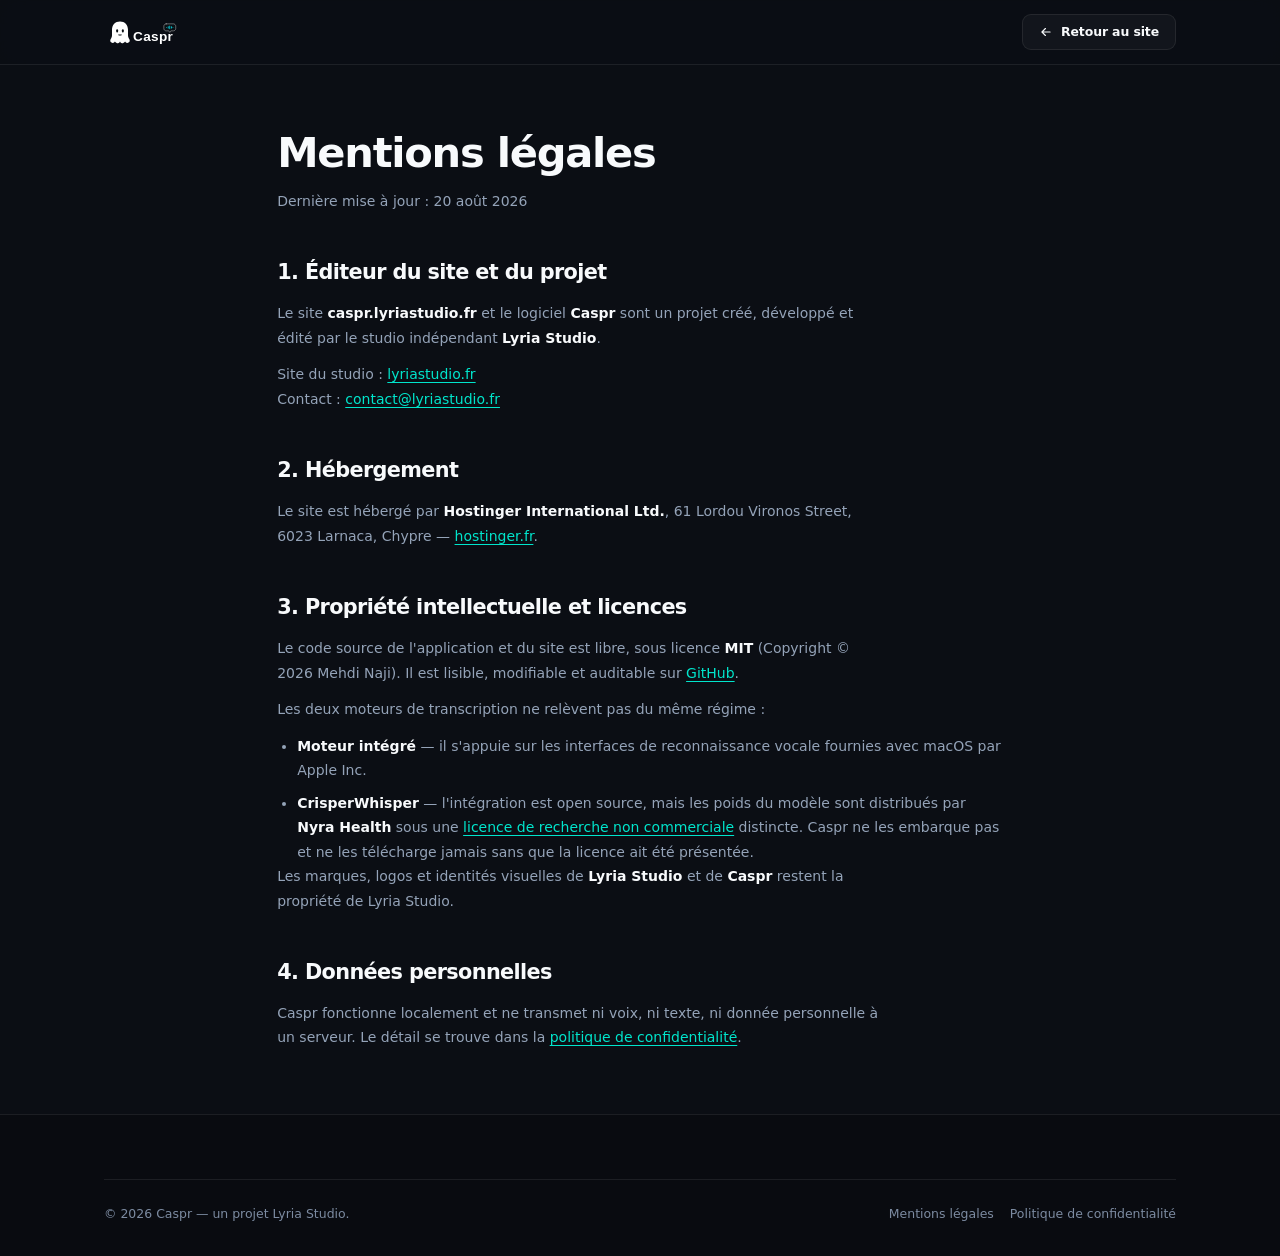
<file: website/mentions-legales.html>
<!DOCTYPE html>
<html lang="fr">
<head>
<meta charset="UTF-8">
<meta name="viewport" content="width=device-width, initial-scale=1">
<title>Mentions légales — Caspr</title>
<meta name="description" content="Éditeur, hébergement et licences du site et de l'application Caspr.">
<meta name="theme-color" content="#0b0e14">
<meta name="color-scheme" content="dark">
<link rel="canonical" href="https://caspr.lyriastudio.fr/mentions-legales.html">
<link rel="alternate" hreflang="fr" href="https://caspr.lyriastudio.fr/mentions-legales.html">
<link rel="alternate" hreflang="en" href="https://caspr.lyriastudio.fr/legal.html">
<meta property="og:type" content="article">
<meta property="og:title" content="Mentions légales — Caspr">
<meta property="og:description" content="Éditeur, hébergement et licences du site et de l'application Caspr.">
<meta property="og:url" content="https://caspr.lyriastudio.fr/mentions-legales.html">
<link rel="icon" type="image/svg+xml" href="images/caspr-app-icon.svg">
<link rel="stylesheet" href="style.css?v=6">
</head>
<body>

<a class="skip-link" href="#main">Passer au contenu</a>

<header class="site-header">
  <div class="container header-inner">
    <a class="brand" href="/" aria-label="Caspr, retour à l'accueil">
      <img src="images/caspr-logo-horizontal.svg" alt="Caspr" width="118" height="30">
    </a>
    <div class="header-actions" style="margin-left:auto">
      <a class="btn btn--secondary btn--sm" href="/"><svg width="14" height="14" viewBox="0 0 24 24" fill="none" stroke="currentColor" stroke-width="2" stroke-linecap="round" stroke-linejoin="round" aria-hidden="true"><path d="M19 12H5m0 0 6-6m-6 6 6 6"/></svg>Retour au site</a>
    </div>
  </div>
</header>

<main id="main">
  <article class="container legal">
    <h1>Mentions légales</h1>
    <p class="legal-date">Dernière mise à jour : 20 août 2026</p>

    <section>
      <h2>1. Éditeur du site et du projet</h2>
      <p>Le site <strong>caspr.lyriastudio.fr</strong> et le logiciel <strong>Caspr</strong> sont un projet créé, développé et édité par le studio indépendant <strong>Lyria Studio</strong>.</p>
      <p>Site du studio : <a href="https://lyriastudio.fr" rel="noopener">lyriastudio.fr</a><br>
      Contact : <a href="mailto:contact@lyriastudio.fr">contact@lyriastudio.fr</a></p>
    </section>

    <section>
      <h2>2. Hébergement</h2>
      <p>Le site est hébergé par <strong>Hostinger International Ltd.</strong>, 61 Lordou Vironos Street, 6023 Larnaca, Chypre — <a href="https://www.hostinger.fr" rel="noopener">hostinger.fr</a>.</p>
    </section>

    <section>
      <h2>3. Propriété intellectuelle et licences</h2>
      <p>Le code source de l'application et du site est libre, sous licence <strong>MIT</strong> (Copyright © 2026 Mehdi Naji). Il est lisible, modifiable et auditable sur <a href="https://github.com/mnaji42/caspr" rel="noopener">GitHub</a>.</p>
      <p>Les deux moteurs de transcription ne relèvent pas du même régime :</p>
      <ul>
        <li><strong>Moteur intégré</strong> — il s'appuie sur les interfaces de reconnaissance vocale fournies avec macOS par Apple Inc.</li>
        <li><strong>CrisperWhisper</strong> — l'intégration est open source, mais les poids du modèle sont distribués par <strong>Nyra Health</strong> sous une <a href="https://huggingface.co/nyralabs/CrisperWhisper2.0_turbo/blob/main/LICENSE.md" rel="noopener">licence de recherche non commerciale</a> distincte. Caspr ne les embarque pas et ne les télécharge jamais sans que la licence ait été présentée.</li>
      </ul>
      <p>Les marques, logos et identités visuelles de <strong>Lyria Studio</strong> et de <strong>Caspr</strong> restent la propriété de Lyria Studio.</p>
    </section>

    <section>
      <h2>4. Données personnelles</h2>
      <p>Caspr fonctionne localement et ne transmet ni voix, ni texte, ni donnée personnelle à un serveur. Le détail se trouve dans la <a href="politique-de-confidentialite.html">politique de confidentialité</a>.</p>
    </section>

  </article>
</main>

<footer class="site-footer">
  <div class="container">
    <div class="footer-bottom" style="margin-top:0">
      <p>© 2026 Caspr — un projet <a href="https://lyriastudio.fr" rel="noopener">Lyria Studio</a>.</p>
      <div class="footer-legal">
        <a href="mentions-legales.html">Mentions légales</a>
        <a href="politique-de-confidentialite.html">Politique de confidentialité</a>
      </div>
    </div>
  </div>
</footer>
</body>
</html>
</file>
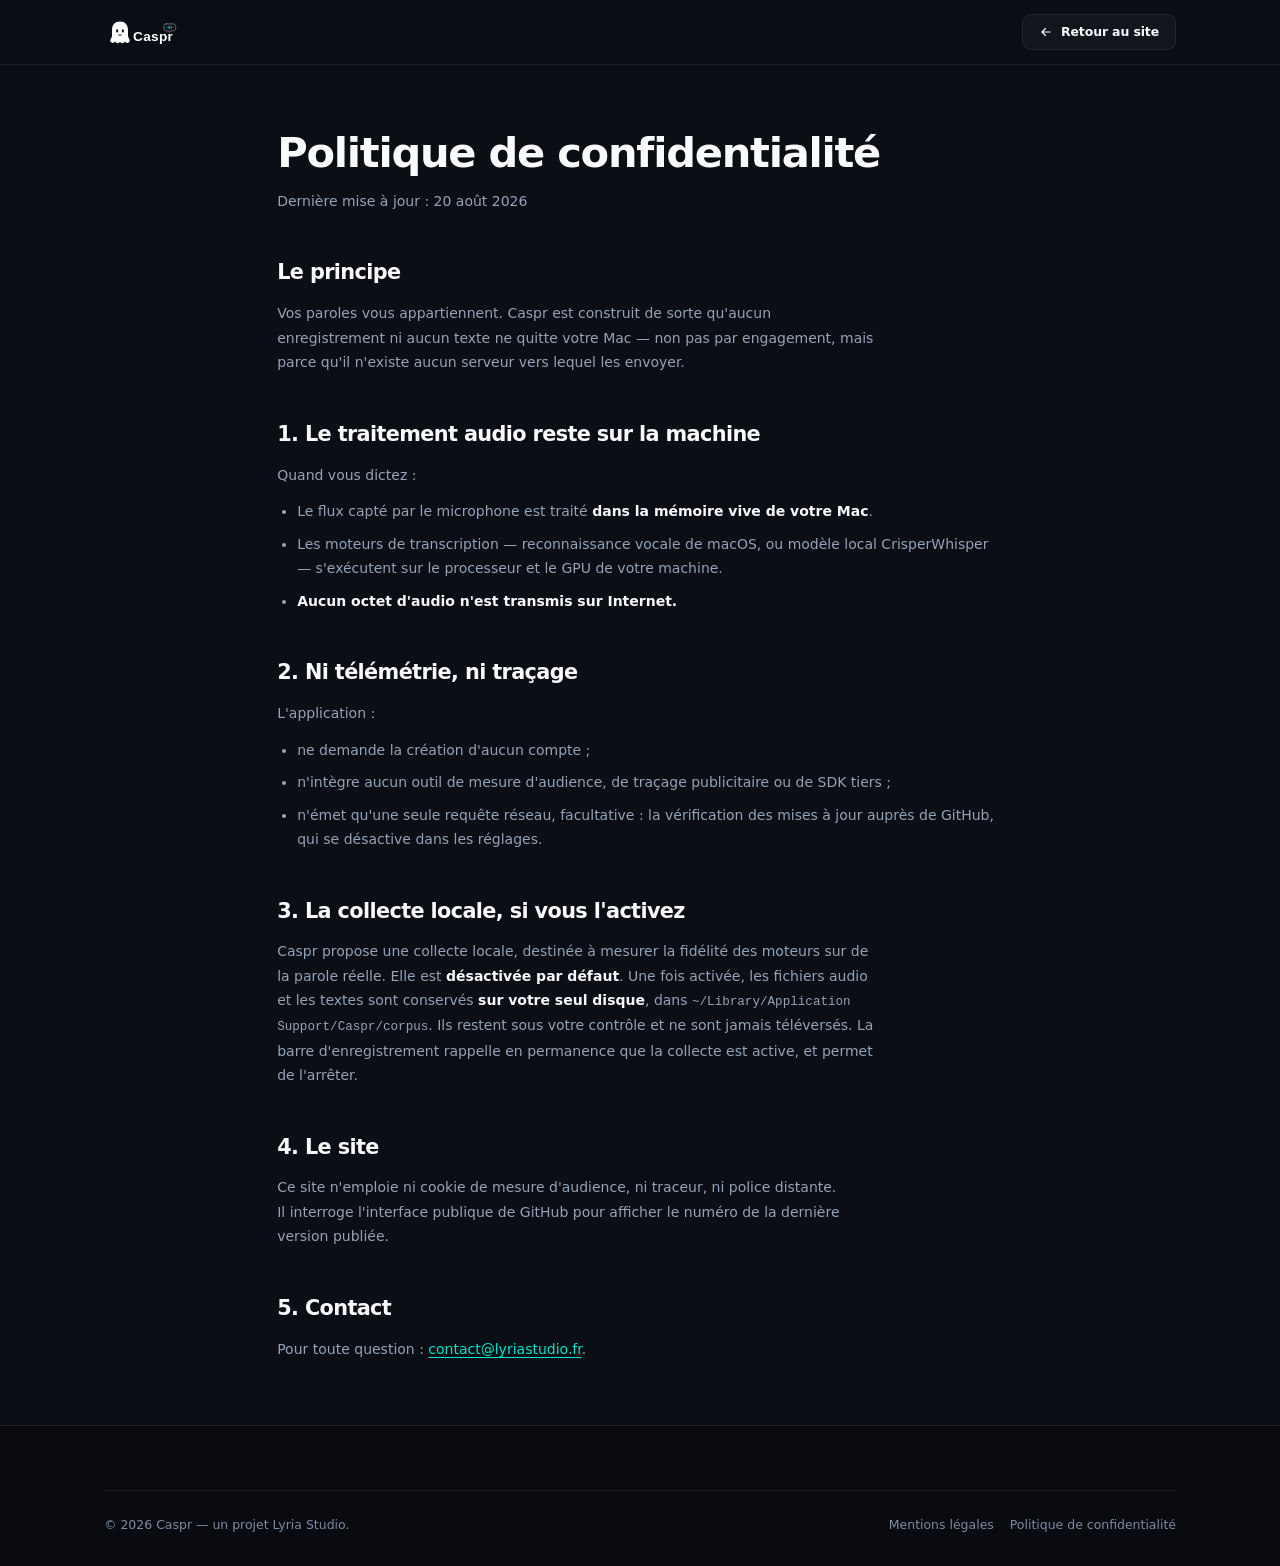
<file: website/politique-de-confidentialite.html>
<!DOCTYPE html>
<html lang="fr">
<head>
<meta charset="UTF-8">
<meta name="viewport" content="width=device-width, initial-scale=1">
<title>Politique de confidentialité — Caspr</title>
<meta name="description" content="Ce que Caspr fait de votre voix et de vos textes : rien ne quitte votre Mac.">
<meta name="theme-color" content="#0b0e14">
<meta name="color-scheme" content="dark">
<link rel="canonical" href="https://caspr.lyriastudio.fr/politique-de-confidentialite.html">
<link rel="alternate" hreflang="fr" href="https://caspr.lyriastudio.fr/politique-de-confidentialite.html">
<link rel="alternate" hreflang="en" href="https://caspr.lyriastudio.fr/privacy.html">
<meta property="og:type" content="article">
<meta property="og:title" content="Politique de confidentialité — Caspr">
<meta property="og:description" content="Ce que Caspr fait de votre voix et de vos textes : rien ne quitte votre Mac.">
<meta property="og:url" content="https://caspr.lyriastudio.fr/politique-de-confidentialite.html">
<link rel="icon" type="image/svg+xml" href="images/caspr-app-icon.svg">
<link rel="stylesheet" href="style.css?v=6">
</head>
<body>

<a class="skip-link" href="#main">Passer au contenu</a>

<header class="site-header">
  <div class="container header-inner">
    <a class="brand" href="/" aria-label="Caspr, retour à l'accueil">
      <img src="images/caspr-logo-horizontal.svg" alt="Caspr" width="118" height="30">
    </a>
    <div class="header-actions" style="margin-left:auto">
      <a class="btn btn--secondary btn--sm" href="/"><svg width="14" height="14" viewBox="0 0 24 24" fill="none" stroke="currentColor" stroke-width="2" stroke-linecap="round" stroke-linejoin="round" aria-hidden="true"><path d="M19 12H5m0 0 6-6m-6 6 6 6"/></svg>Retour au site</a>
    </div>
  </div>
</header>

<main id="main">
  <article class="container legal">
    <h1>Politique de confidentialité</h1>
    <p class="legal-date">Dernière mise à jour : 20 août 2026</p>

    <section>
      <h2>Le principe</h2>
      <p>Vos paroles vous appartiennent. Caspr est construit de sorte qu'aucun enregistrement ni aucun texte ne quitte votre Mac — non pas par engagement, mais parce qu'il n'existe aucun serveur vers lequel les envoyer.</p>
    </section>

    <section>
      <h2>1. Le traitement audio reste sur la machine</h2>
      <p>Quand vous dictez :</p>
      <ul>
        <li>Le flux capté par le microphone est traité <strong>dans la mémoire vive de votre Mac</strong>.</li>
        <li>Les moteurs de transcription — reconnaissance vocale de macOS, ou modèle local CrisperWhisper — s'exécutent sur le processeur et le GPU de votre machine.</li>
        <li><strong>Aucun octet d'audio n'est transmis sur Internet.</strong></li>
      </ul>
    </section>

    <section>
      <h2>2. Ni télémétrie, ni traçage</h2>
      <p>L'application :</p>
      <ul>
        <li>ne demande la création d'aucun compte ;</li>
        <li>n'intègre aucun outil de mesure d'audience, de traçage publicitaire ou de SDK tiers ;</li>
        <li>n'émet qu'une seule requête réseau, facultative : la vérification des mises à jour auprès de GitHub, qui se désactive dans les réglages.</li>
      </ul>
    </section>

    <section>
      <h2>3. La collecte locale, si vous l'activez</h2>
      <p>Caspr propose une collecte locale, destinée à mesurer la fidélité des moteurs sur de la parole réelle. Elle est <strong>désactivée par défaut</strong>. Une fois activée, les fichiers audio et les textes sont conservés <strong>sur votre seul disque</strong>, dans <code>~/Library/Application Support/Caspr/corpus</code>. Ils restent sous votre contrôle et ne sont jamais téléversés. La barre d'enregistrement rappelle en permanence que la collecte est active, et permet de l'arrêter.</p>
    </section>

    <section>
      <h2>4. Le site</h2>
      <p>Ce site n'emploie ni cookie de mesure d'audience, ni traceur, ni police distante. Il interroge l'interface publique de GitHub pour afficher le numéro de la dernière version publiée.</p>
    </section>

    <section>
      <h2>5. Contact</h2>
      <p>Pour toute question : <a href="mailto:contact@lyriastudio.fr">contact@lyriastudio.fr</a>.</p>
    </section>

  </article>
</main>

<footer class="site-footer">
  <div class="container">
    <div class="footer-bottom" style="margin-top:0">
      <p>© 2026 Caspr — un projet <a href="https://lyriastudio.fr" rel="noopener">Lyria Studio</a>.</p>
      <div class="footer-legal">
        <a href="mentions-legales.html">Mentions légales</a>
        <a href="politique-de-confidentialite.html">Politique de confidentialité</a>
      </div>
    </div>
  </div>
</footer>
</body>
</html>
</file>
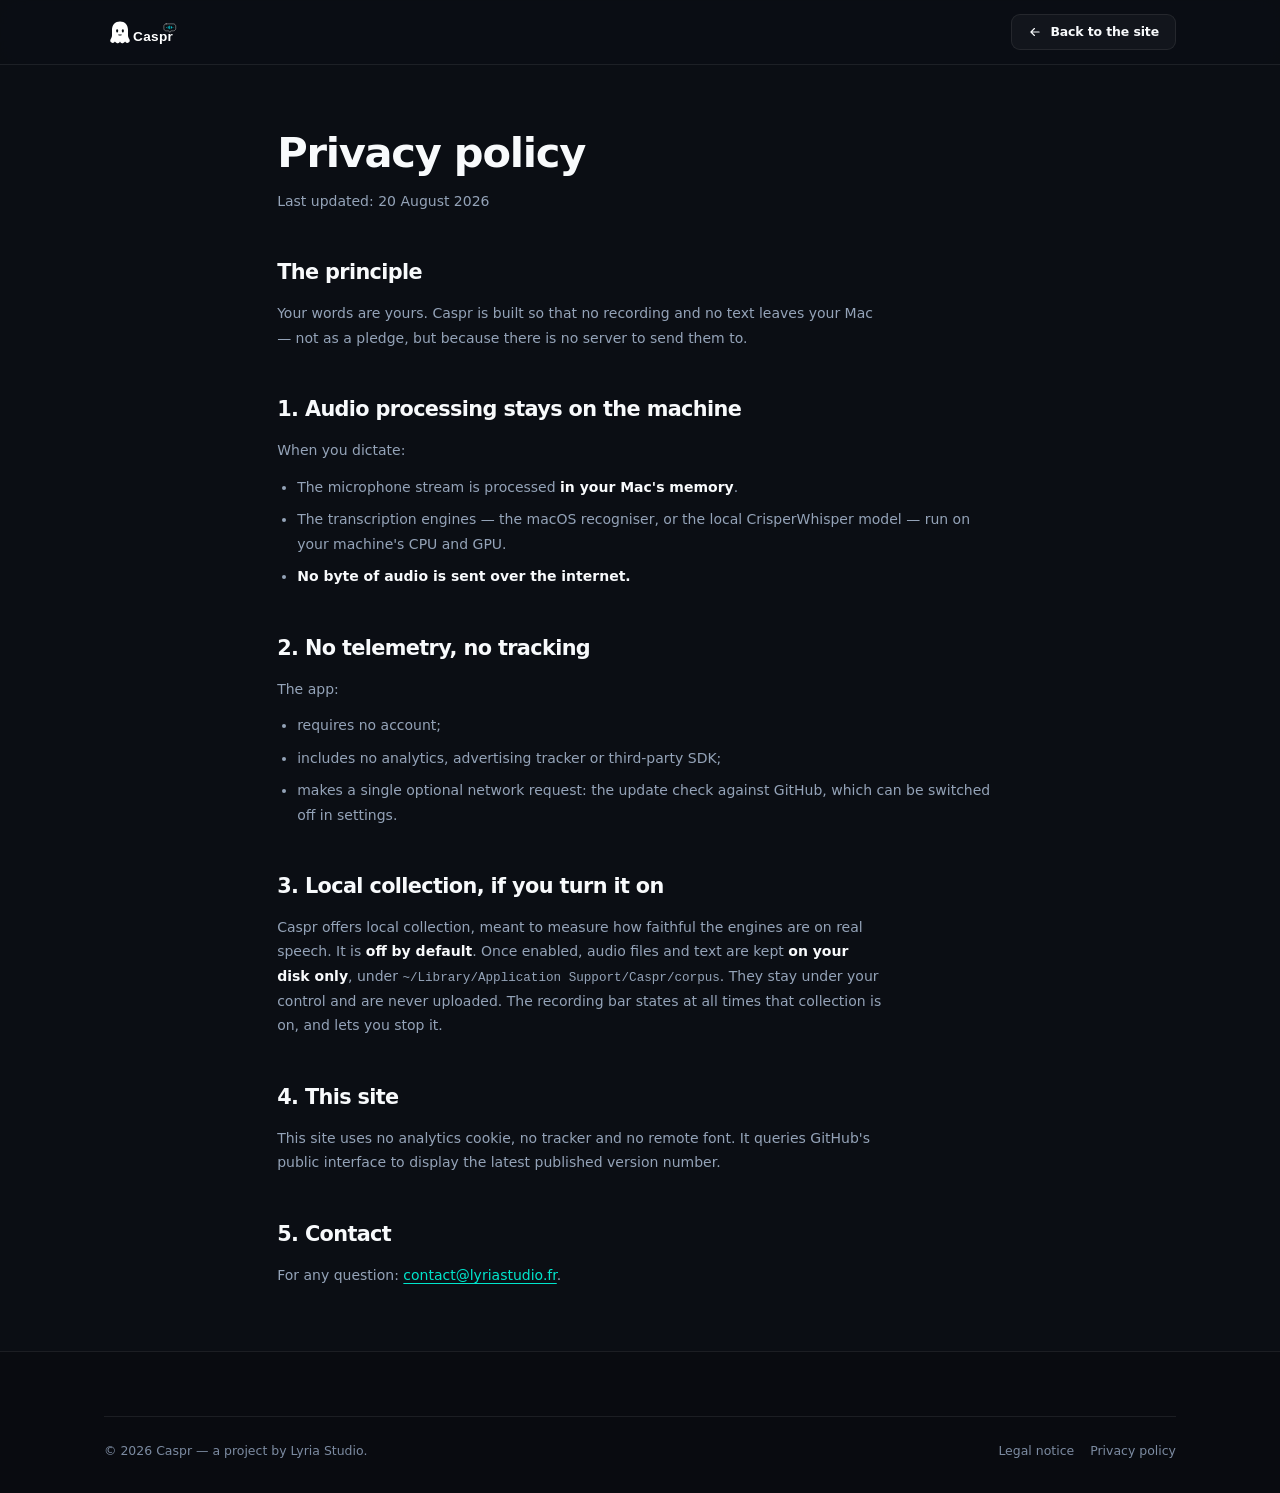
<file: website/privacy.html>
<!DOCTYPE html>
<html lang="en">
<head>
<meta charset="UTF-8">
<meta name="viewport" content="width=device-width, initial-scale=1">
<title>Privacy policy — Caspr</title>
<meta name="description" content="What Caspr does with your voice and text: nothing leaves your Mac.">
<meta name="theme-color" content="#0b0e14">
<meta name="color-scheme" content="dark">
<link rel="canonical" href="https://caspr.lyriastudio.fr/privacy.html">
<link rel="alternate" hreflang="fr" href="https://caspr.lyriastudio.fr/politique-de-confidentialite.html">
<link rel="alternate" hreflang="en" href="https://caspr.lyriastudio.fr/privacy.html">
<meta property="og:type" content="article">
<meta property="og:title" content="Privacy policy — Caspr">
<meta property="og:description" content="What Caspr does with your voice and text: nothing leaves your Mac.">
<meta property="og:url" content="https://caspr.lyriastudio.fr/privacy.html">
<link rel="icon" type="image/svg+xml" href="images/caspr-app-icon.svg">
<link rel="stylesheet" href="style.css?v=6">
</head>
<body>

<a class="skip-link" href="#main">Skip to content</a>

<header class="site-header">
  <div class="container header-inner">
    <a class="brand" href="/en" aria-label="Caspr, back to home">
      <img src="images/caspr-logo-horizontal.svg" alt="Caspr" width="118" height="30">
    </a>
    <div class="header-actions" style="margin-left:auto">
      <a class="btn btn--secondary btn--sm" href="/en"><svg width="14" height="14" viewBox="0 0 24 24" fill="none" stroke="currentColor" stroke-width="2" stroke-linecap="round" stroke-linejoin="round" aria-hidden="true"><path d="M19 12H5m0 0 6-6m-6 6 6 6"/></svg>Back to the site</a>
    </div>
  </div>
</header>

<main id="main">
  <article class="container legal">
    <h1>Privacy policy</h1>
    <p class="legal-date">Last updated: 20 August 2026</p>

    <section>
      <h2>The principle</h2>
      <p>Your words are yours. Caspr is built so that no recording and no text leaves your Mac — not as a pledge, but because there is no server to send them to.</p>
    </section>

    <section>
      <h2>1. Audio processing stays on the machine</h2>
      <p>When you dictate:</p>
      <ul>
        <li>The microphone stream is processed <strong>in your Mac's memory</strong>.</li>
        <li>The transcription engines — the macOS recogniser, or the local CrisperWhisper model — run on your machine's CPU and GPU.</li>
        <li><strong>No byte of audio is sent over the internet.</strong></li>
      </ul>
    </section>

    <section>
      <h2>2. No telemetry, no tracking</h2>
      <p>The app:</p>
      <ul>
        <li>requires no account;</li>
        <li>includes no analytics, advertising tracker or third-party SDK;</li>
        <li>makes a single optional network request: the update check against GitHub, which can be switched off in settings.</li>
      </ul>
    </section>

    <section>
      <h2>3. Local collection, if you turn it on</h2>
      <p>Caspr offers local collection, meant to measure how faithful the engines are on real speech. It is <strong>off by default</strong>. Once enabled, audio files and text are kept <strong>on your disk only</strong>, under <code>~/Library/Application Support/Caspr/corpus</code>. They stay under your control and are never uploaded. The recording bar states at all times that collection is on, and lets you stop it.</p>
    </section>

    <section>
      <h2>4. This site</h2>
      <p>This site uses no analytics cookie, no tracker and no remote font. It queries GitHub's public interface to display the latest published version number.</p>
    </section>

    <section>
      <h2>5. Contact</h2>
      <p>For any question: <a href="mailto:contact@lyriastudio.fr">contact@lyriastudio.fr</a>.</p>
    </section>

  </article>
</main>

<footer class="site-footer">
  <div class="container">
    <div class="footer-bottom" style="margin-top:0">
      <p>© 2026 Caspr — a project by <a href="https://lyriastudio.fr" rel="noopener">Lyria Studio</a>.</p>
      <div class="footer-legal">
        <a href="legal.html">Legal notice</a>
        <a href="privacy.html">Privacy policy</a>
      </div>
    </div>
  </div>
</footer>
</body>
</html>
</file>
<file: website/style.css>
/* =============================================================================
   Caspr — feuille de style du site
   -----------------------------------------------------------------------------
   Les tokens ci-dessous sont repris de app/Sources/Caspr/SettingsDesign.swift.
   Le site et l'application doivent parler le même dialecte visuel : quand une
   valeur change dans Style.swift, elle change ici, et la provenance est notée
   en commentaire pour que la correspondance reste vérifiable.
   ============================================================================= */

:root {
  /* --- Couleurs, reprises de Style.swift --------------------------------- */
  --accent: #00e5cc;                          /* Style.accent */
  --accent-hover: #38efd8;                    /* Style.accentHover */
  --accent-dim: rgba(0, 229, 204, 0.12);      /* Style.accentDim */
  --accent-border: rgba(0, 229, 204, 0.35);   /* Style.accentBorder */
  --accent-glow: rgba(0, 229, 204, 0.30);     /* Style.accentGlow */
  --on-accent: #042f2e;                       /* Style.onAccent — 9:1 sur l'accent */
  --collecting: #fb923c;                      /* Style.collecting */
  --warning: #f59e0b;                         /* Style.warning */
  --danger: #f87171;                          /* Style.danger */

  --text-1: #f8fafc;                          /* Style.textPrimary */
  --text-2: #94a3b8;                          /* Style.textSecondary — 7,5:1 sur --canvas */
  /* Style.textTertiary (#64748B) ne donne que 4,0:1 sur le fond du site, sous
     le seuil AA. Éclairci d'un cran pour le web : 5,6:1. */
  --text-3: #7c8ba1;

  /* --- Surfaces ---------------------------------------------------------- */
  --surface: #141821;                         /* la couleur de fenêtre de l'app */
  --canvas: #0b0e14;                          /* un cran plus sombre, pour que les cartes s'élèvent */
  --card: rgba(255, 255, 255, 0.035);         /* Style.cardFill */
  --card-hover: rgba(255, 255, 255, 0.055);   /* Style.cardHover */
  --stroke: rgba(255, 255, 255, 0.08);        /* Style.cardStroke */
  --stroke-strong: rgba(255, 255, 255, 0.14);
  --inner: rgba(0, 0, 0, 0.28);               /* Style.innerBoxFill */

  /* --- Rayons, repris de Style.swift ------------------------------------- */
  --r-card: 14px;                             /* Style.cardRadius */
  --r-inner: 11px;                            /* Style.innerRadius */
  --r-field: 9px;                             /* Style.fieldRadius */
  --r-pill: 999px;

  /* --- Typographie -------------------------------------------------------
     La police système, et non une police web : Caspr est une application
     macOS, le site doit avoir le même grain que l'application. Effet de bord
     utile — zéro requête réseau, zéro décalage de mise en page au chargement. */
  --font-ui: -apple-system, BlinkMacSystemFont, "SF Pro Text", "Segoe UI",
             system-ui, Roboto, "Helvetica Neue", Arial, sans-serif;
  --font-mono: ui-monospace, "SF Mono", SFMono-Regular, Menlo, Consolas, monospace;

  /* Échelle fluide. Le pas de display reste sous 6rem. */
  --t-display: clamp(2.25rem, 1.35rem + 3.9vw, 4.25rem);
  --t-h2: clamp(1.65rem, 1.15rem + 2.1vw, 2.6rem);
  --t-h3: clamp(1.1rem, 0.98rem + 0.5vw, 1.3rem);
  --t-lead: clamp(1.05rem, 0.98rem + 0.35vw, 1.2rem);
  --t-body: 1rem;
  --t-small: 0.875rem;
  --t-micro: 0.78rem;

  /* --- Rythme, base 4px --------------------------------------------------- */
  --s-1: 4px;   --s-2: 8px;   --s-3: 12px;  --s-4: 16px;
  --s-5: 20px;  --s-6: 24px;  --s-8: 32px;  --s-10: 40px;
  --s-12: 48px; --s-16: 64px; --s-20: 80px;
  --section-y: clamp(64px, 4rem + 4vw, 120px);
  --container: 1120px;

  /* --- Élévation ----------------------------------------------------------
     Une seule déclaration d'élévation par surface : bordure OU ombre, jamais
     une bordure 1px sous une grande ombre douce. */
  --shadow-panel: 0 24px 60px rgba(0, 0, 0, 0.55);
  --shadow-raised: 0 8px 24px rgba(0, 0, 0, 0.35);

  /* --- Mouvement ---------------------------------------------------------- */
  --ease: cubic-bezier(0.16, 1, 0.3, 1);
  --d-fast: 140ms;
  --d-base: 220ms;
}

/* =============================================================================
   Réinitialisation et base
   ============================================================================= */

*, *::before, *::after { box-sizing: border-box; margin: 0; padding: 0; }

html {
  color-scheme: dark;
  scroll-behavior: smooth;
  /* Les ancres ne doivent pas passer sous l'en-tête collant. */
  scroll-padding-top: 88px;
  -webkit-text-size-adjust: 100%;
}

body {
  background-color: var(--canvas);
  color: var(--text-1);
  font-family: var(--font-ui);
  font-size: var(--t-body);
  line-height: 1.6;
  overflow-x: hidden;
  -webkit-font-smoothing: antialiased;
  -moz-osx-font-smoothing: grayscale;
}

img, svg { display: block; max-width: 100%; }
svg { flex-shrink: 0; }

a { color: var(--accent); text-decoration: none; }
a:hover { color: var(--accent-hover); }

/* Les liens en plein texte restent soulignés : la couleur seule ne doit pas
   porter l'information « ceci est cliquable ». */
p a, li a, dd a { text-decoration: underline; text-underline-offset: 3px; }

button { font: inherit; color: inherit; background: none; border: none; cursor: pointer; }

code, kbd, samp, pre { font-family: var(--font-mono); font-size: 0.9em; }

::selection { background: var(--accent); color: var(--on-accent); }

/* =============================================================================
   Accessibilité — utilitaires
   ============================================================================= */

.skip-link {
  position: fixed;
  top: -100px;
  left: var(--s-4);
  z-index: 200;
  padding: var(--s-3) var(--s-5);
  background: var(--accent);
  color: var(--on-accent);
  font-weight: 600;
  border-radius: var(--r-field);
  transition: top var(--d-fast) var(--ease);
}
/* `:focus` autant que `:focus-visible` : le lien d'évitement n'est atteignable
   qu'au clavier, et il doit apparaître quelle que soit la manière dont le focus
   lui arrive — les heuristiques de `:focus-visible` ne s'appliquent pas à un
   focus donné par script. */
.skip-link:focus,
.skip-link:focus-visible { top: var(--s-4); }

.sr-only {
  position: absolute;
  width: 1px; height: 1px;
  padding: 0; margin: -1px;
  overflow: hidden;
  clip: rect(0, 0, 0, 0);
  white-space: nowrap;
  border: 0;
}

/* Anneau de focus unique pour tout le site. Deux couches : un liseré sombre qui
   détache l'anneau de la surface, puis l'anneau turquoise. */
:focus-visible {
  outline: 2px solid transparent;
  outline-offset: 2px;
  box-shadow: 0 0 0 2px var(--canvas), 0 0 0 4px var(--accent);
  border-radius: var(--r-field);
}

/* =============================================================================
   Mise en page
   ============================================================================= */

.container {
  width: 100%;
  max-width: var(--container);
  margin-inline: auto;
  padding-inline: var(--s-6);
}

.section { padding-block: var(--section-y); }

/* Une seule règle de fond alterné, pour éviter que .section et les sections
   nommées se contredisent sur les paddings. */
.section--raised {
  background: linear-gradient(180deg, transparent, rgba(255, 255, 255, 0.018) 12%,
                              rgba(255, 255, 255, 0.018) 88%, transparent);
}

/* La composition est centrée : titre, chapô et actions sur l'axe, le contenu
   dense (tableaux, listes) reprenant son alignement à gauche en dessous. */
.section-head {
  max-width: 48rem;
  margin: 0 auto var(--s-12);
  text-align: center;
}
.section-head .lead { margin-inline: auto; }
.section-head--left { margin-inline: 0; text-align: left; }

/* =============================================================================
   Typographie
   ============================================================================= */

h1, h2, h3, h4 {
  color: var(--text-1);
  font-weight: 700;
  line-height: 1.15;
  /* La même valeur que les titres de l'application. */
  letter-spacing: -0.03em;
  text-wrap: balance;
}

h1 { font-size: var(--t-display); font-weight: 800; }
h2 { font-size: var(--t-h2); }
h3 { font-size: var(--t-h3); letter-spacing: -0.02em; }
h4 { font-size: var(--t-body); letter-spacing: -0.01em; }

/* Le corps de texte tient dans une mesure lisible. */
p { max-width: 68ch; text-wrap: pretty; }

.lead {
  font-size: var(--t-lead);
  line-height: 1.65;
  color: var(--text-2);
  margin-top: var(--s-5);
}
.section-head--center .lead { margin-inline: auto; }

.muted { color: var(--text-2); }
.small { font-size: var(--t-small); }
.micro { font-size: var(--t-micro); }

/* Le curseur — l'élément signature. Le texte dicté atterrit au curseur : c'est
   la promesse du produit, et le seul geste graphique que le site s'autorise. */
.caret {
  display: inline-block;
  width: 0.5em;
  height: 1em;
  margin-left: 0.12em;
  background: var(--accent);
  vertical-align: -0.14em;
  animation: caret-blink 1.1s steps(1) infinite;
}
@keyframes caret-blink { 0%, 45% { opacity: 1; } 50%, 95% { opacity: 0; } 100% { opacity: 1; } }

/* Le texte qui s'écrit, dans le titre. La largeur est réservée par le plus long
   des termes, posé en doublure invisible : sans elle, chaque caractère tapé
   pousserait la mise en page. */
/* La proposition animée, sous l'accroche. Plus petite que le titre : à la
   taille du display, la plus longue des phrases ne tiendrait pas sur une ligne
   et la doublure réserverait une ligne vide sous les phrases courtes. */
.hero-sub {
  display: block;
  margin-top: 0.35em;
  font-size: 0.52em;
  font-weight: 700;
  letter-spacing: -0.02em;
  color: var(--text-2);
}

.typing { display: inline-grid; vertical-align: top; }
.typing > * { grid-area: 1 / 1; }
.typing-ghost { visibility: hidden; }
/* Une seule ligne, toujours : c'est ce qui garantit que la doublure réserve
   exactement la hauteur qu'occupera le texte tapé. */
.typing-ghost, .typing-out { white-space: nowrap; }
.typing-out { text-align: left; }
.typing-out { color: var(--accent); }

/* Le terme technique, écrit comme l'application l'écrit. */
.term {
  font-family: var(--font-mono);
  font-size: 0.92em;
  padding: 0.12em 0.4em;
  background: var(--inner);
  border: 1px solid var(--stroke);
  border-radius: 6px;
  color: var(--text-1);
  white-space: nowrap;
}
.term--ok { color: var(--accent); border-color: var(--accent-border); background: var(--accent-dim); }
.term--bad { color: var(--danger); border-color: rgba(248, 113, 113, 0.3); background: rgba(248, 113, 113, 0.1); }

kbd {
  display: inline-block;
  font-family: var(--font-ui);
  font-size: 0.85em;
  font-weight: 600;
  padding: 0.15em 0.5em;
  background: var(--card-hover);
  border: 1px solid var(--stroke-strong);
  border-bottom-width: 2px;
  border-radius: 6px;
  color: var(--text-1);
  white-space: nowrap;
}

/* =============================================================================
   Boutons
   ============================================================================= */

.btn {
  display: inline-flex;
  align-items: center;
  justify-content: center;
  gap: var(--s-2);
  /* Cible tactile de 44px sur les tailles par défaut et large. */
  min-height: 44px;
  padding: 0 var(--s-5);
  font-size: var(--t-small);
  font-weight: 600;
  letter-spacing: -0.01em;
  border-radius: var(--r-field);
  border: 1px solid transparent;
  cursor: pointer;
  white-space: nowrap;
  transition: background var(--d-fast) var(--ease),
              border-color var(--d-fast) var(--ease),
              color var(--d-fast) var(--ease);
}

.btn--primary { background: var(--accent); color: var(--on-accent); }
.btn--primary:hover { background: var(--accent-hover); color: var(--on-accent); }

.btn--secondary {
  background: var(--card);
  border-color: var(--stroke);
  color: var(--text-1);
}
.btn--secondary:hover { background: var(--card-hover); border-color: var(--stroke-strong); color: var(--text-1); }

.btn--ghost { color: var(--text-2); }
.btn--ghost:hover { color: var(--text-1); background: var(--card); }

.btn--lg { min-height: 52px; padding: 0 var(--s-8); font-size: var(--t-body); }
.btn--sm { min-height: 36px; padding: 0 var(--s-4); font-size: var(--t-micro); }

.btn[disabled], .btn[aria-disabled="true"] { opacity: 0.5; cursor: not-allowed; }

/* =============================================================================
   En-tête
   ============================================================================= */

.site-header {
  position: sticky;
  top: 0;
  z-index: 60;
  background: rgba(11, 14, 20, 0.82);
  /* Le flou n'est employé qu'ici et sur la barre flottante : dans les deux cas
     il reproduit un matériau réel de macOS, pas un effet décoratif. */
  backdrop-filter: saturate(160%) blur(14px);
  -webkit-backdrop-filter: saturate(160%) blur(14px);
  border-bottom: 1px solid var(--stroke);
}

.header-inner {
  display: flex;
  align-items: center;
  gap: var(--s-6);
  height: 64px;
}

.brand { display: flex; align-items: center; flex-shrink: 0; }
.brand img { height: 30px; width: auto; }

.site-nav { display: flex; align-items: center; gap: var(--s-2); margin-left: auto; }

.nav-link {
  padding: var(--s-2) var(--s-3);
  font-size: var(--t-small);
  font-weight: 500;
  white-space: nowrap;
  color: var(--text-2);
  border-radius: var(--r-field);
  transition: color var(--d-fast) var(--ease), background var(--d-fast) var(--ease);
}
.nav-link:hover { color: var(--text-1); background: var(--card); }

.header-actions { display: flex; align-items: center; gap: var(--s-3); }

/* Sélecteur de langue — deux liens, dont un marqué comme la page courante. */
.lang-switch {
  display: flex;
  align-items: center;
  padding: 3px;
  background: var(--inner);
  border: 1px solid var(--stroke);
  border-radius: var(--r-field);
}
.lang-switch a {
  padding: 5px var(--s-3);
  font-size: var(--t-micro);
  font-weight: 600;
  color: var(--text-2);
  border-radius: 6px;
}
.lang-switch a:hover { color: var(--text-1); }
.lang-switch a[aria-current="true"] { background: var(--card-hover); color: var(--text-1); }

/* =============================================================================
   Hero
   ============================================================================= */

.hero { padding-top: clamp(48px, 3rem + 3vw, 88px); padding-bottom: var(--section-y); }

.hero-copy { max-width: 50rem; margin-inline: auto; text-align: center; }

.hero h1 { margin-bottom: var(--s-6); }
.hero h1 .term { font-size: 0.78em; padding: 0.1em 0.3em; }

.hero-lead {
  font-size: var(--t-lead);
  line-height: 1.65;
  color: var(--text-2);
  max-width: 40rem;
  margin-inline: auto;
}

.hero-actions {
  display: flex;
  flex-wrap: wrap;
  align-items: center;
  justify-content: center;
  gap: var(--s-4);
  margin-top: var(--s-8);
}

/* Ligne d'état de la version, alimentée par l'API GitHub. La hauteur est
   réservée dès le HTML pour qu'aucun décalage ne survienne à la réponse. */
.release-line {
  display: flex;
  align-items: flex-start;
  gap: var(--s-2);
  justify-content: center;
  min-height: 20px;
  margin: var(--s-5) auto 0;
  font-size: var(--t-small);
  color: var(--text-2);
}
.release-dot {
  width: 7px; height: 7px;
  margin-top: 7px;
  border-radius: 50%;
  background: var(--accent);
  flex-shrink: 0;
}
.release-line a { color: var(--text-2); text-decoration: underline; text-underline-offset: 3px; }
.release-line a:hover { color: var(--text-1); }

/* Rappel des prérequis, sous le bouton : la contrainte matérielle est réelle et
   doit se lire avant le téléchargement, pas après. */
.hero-req {
  display: flex;
  flex-wrap: wrap;
  justify-content: center;
  gap: var(--s-2) var(--s-4);
  margin: var(--s-3) auto 0;
  font-size: var(--t-micro);
  color: var(--text-3);
}

/* =============================================================================
   La barre — reproduction fidèle de RecordingOverlay.swift
   -----------------------------------------------------------------------------
   Les mesures viennent du fichier : carte de 520 pt, padding 13, interligne 9,
   pastilles de 28 pt posées **sous** la carte avec le même écart de 9 pt qui
   les fait lire comme deux plans distincts.
   ============================================================================= */

.stage {
  position: relative;
  margin-top: var(--s-16);
  border: 1px solid var(--stroke);
  border-radius: var(--r-card);
  background: var(--surface);
  overflow: hidden;
  text-align: left;
}

.stage-chrome {
  display: flex;
  align-items: center;
  gap: var(--s-3);
  padding: var(--s-3) var(--s-4);
  border-bottom: 1px solid var(--stroke);
  background: rgba(0, 0, 0, 0.2);
}
.stage-dots { display: flex; gap: 6px; }
.stage-dots i { width: 11px; height: 11px; border-radius: 50%; background: var(--stroke-strong); }
.stage-file { font-family: var(--font-mono); font-size: var(--t-micro); color: var(--text-3); }

.stage-doc {
  padding: var(--s-6) var(--s-6) 190px;
  min-height: 320px;
  font-family: var(--font-mono);
  font-size: var(--t-small);
  line-height: 1.9;
  color: var(--text-3);
}
.stage-doc .doc-live { color: var(--text-1); }

/* L'ensemble flottant : la carte, puis la rangée de pastilles. */
.overlay {
  position: absolute;
  left: 50%;
  bottom: var(--s-5);
  transform: translateX(-50%);
  width: min(520px, calc(100% - 32px));
}

.bar {
  padding: 13px;
  background: rgba(20, 24, 33, 0.96);
  backdrop-filter: blur(24px);
  -webkit-backdrop-filter: blur(24px);
  border: 1px solid var(--stroke-strong);
  border-radius: 18px;
  box-shadow: var(--shadow-panel);
}

.bar-row { display: flex; align-items: center; gap: var(--s-2); }

/* 8 pt, rouge système, et la pulsation d'opacité de l'application. */
.rec-dot {
  width: 8px; height: 8px;
  border-radius: 50%;
  background: #ff453a;
  flex-shrink: 0;
  animation: rec-pulse 1.7s ease-in-out infinite;
}
@keyframes rec-pulse { 0%, 100% { opacity: 1; } 50% { opacity: 0.55; } }

.rec-timer {
  font-size: 13px;
  font-weight: 600;
  font-variant-numeric: tabular-nums;
  color: var(--text-1);
}

/* Neuf barres de 3 pt sur 46 pt de large. Les récentes sont franches, les
   anciennes s'effacent — le sens de défilement se lit sans y penser. */
.vu { display: flex; align-items: center; gap: 2px; width: 46px; height: 16px; }
.vu i {
  flex: 1;
  border-radius: 1.5px;
  background: var(--accent);
  animation: vu-move 900ms ease-in-out infinite alternate;
}
@keyframes vu-move { from { height: 3px; } to { height: 14px; } }

.bar-right { display: flex; align-items: center; gap: 10px; margin-left: auto; }

/* Le mode micro : du texte, sans cadre. */
.bar-status { font-size: 12px; font-weight: 500; color: var(--text-2); white-space: nowrap; }

/* La collecte. Éteinte : contour et texte discrets. Allumée : ambre plein et
   texte blanc — c'est le seul réglage qui écrit sur le disque, il ne doit pas
   se confondre avec un choix de mode. */
.chip-collect {
  height: 17px;
  display: inline-flex;
  align-items: center;
  padding: 0 6px;
  border-radius: 6px;
  border: 1px solid rgba(255, 255, 255, 0.28);
  font-size: 9px;
  font-weight: 700;
  letter-spacing: 0.8px;
  text-transform: uppercase;
  color: var(--text-3);
  white-space: nowrap;
}
.chip-collect[data-on="true"] {
  background: rgba(251, 146, 60, 0.9);
  border-color: transparent;
  color: #fff;
}

.bar-preview {
  margin-top: 9px;
  font-size: 13px;
  line-height: 18px;
  color: var(--text-2);
}
.bar-preview em { font-style: italic; color: var(--text-3); }

/* La rangée de contrôles, sous la carte : rien aux bords, tout l'espace entre
   les groupes. */
.bar-controls {
  display: flex;
  justify-content: space-between;
  gap: var(--s-2);
  margin-top: 9px;
}

.pill-group {
  display: flex;
  align-items: center;
  gap: 2px;
  height: 28px;
  padding: 3px;
  background: rgba(20, 24, 33, 0.96);
  backdrop-filter: blur(24px);
  -webkit-backdrop-filter: blur(24px);
  border: 1px solid var(--stroke-strong);
  border-radius: 14px;
  box-shadow: var(--shadow-raised);
}

.pill {
  display: inline-flex;
  align-items: center;
  gap: 5px;
  height: 22px;
  padding: 0 10px;
  border-radius: 11px;
  font-size: 11px;
  font-weight: 600;
  color: var(--text-2);
  white-space: nowrap;
}
/* Le plein turquoise, avec le texte presque noir : du blanc sur cet accent
   tomberait sous le seuil lisible. */
.pill[data-on="true"] { background: var(--accent); color: var(--on-accent); }

.stage-note {
  display: flex;
  align-items: flex-start;
  gap: var(--s-2);
  max-width: 62ch;
  margin: var(--s-5) auto 0;
  text-align: left;
  font-size: var(--t-micro);
  color: var(--text-3);
}
.stage-note svg { margin-top: 2px; }

/* =============================================================================
   Le bandeau d'atouts, sous la scène
   ============================================================================= */

.perks {
  display: flex;
  flex-wrap: wrap;
  justify-content: center;
  gap: var(--s-3) var(--s-8);
  max-width: 60rem;
  margin: var(--s-10) auto 0;
}
.perk {
  display: inline-flex;
  align-items: center;
  gap: var(--s-2);
  font-size: var(--t-small);
  color: var(--text-2);
}
.perk svg { color: var(--accent); }
.perk b { color: var(--text-1); font-weight: 600; }

/* =============================================================================
   Avant / après — ce que la dictée classique écrit, et ce que Caspr écrit
   ============================================================================= */

.versus {
  display: grid;
  gap: var(--s-5);
  grid-template-columns: repeat(auto-fit, minmax(300px, 1fr));
  max-width: 62rem;
  margin-inline: auto;
  text-align: left;
}

.versus-card {
  padding: var(--s-6);
  background: var(--card);
  border: 1px solid var(--stroke);
  border-radius: var(--r-card);
}
.versus-card--after {
  border-color: var(--accent-border);
  background: rgba(0, 229, 204, 0.05);
}

.versus-label {
  font-size: var(--t-micro);
  font-weight: 600;
  letter-spacing: 0.04em;
  text-transform: uppercase;
  color: var(--text-3);
}
.versus-card--after .versus-label { color: var(--accent); }

.versus-quote {
  margin-top: var(--s-4);
  max-width: none;
  font-size: 1.02rem;
  line-height: 1.75;
  color: var(--text-2);
}
.versus-card--after .versus-quote { color: var(--text-1); }

/* Les tics de langage, tels qu'une dictée classique les écrit. */
.filler { color: var(--danger); }

.versus-note {
  margin-top: var(--s-5);
  padding-top: var(--s-4);
  border-top: 1px solid var(--stroke);
  font-size: var(--t-small);
  color: var(--text-3);
}

/* =============================================================================
   Le problème du franglais — la table de comparaison
   ============================================================================= */

.compare {
  border: 1px solid var(--stroke);
  border-radius: var(--r-card);
  /* Sur petit écran la table est plus large que l'écran. `hidden` la rognait,
     et la troisième colonne — celle qui porte le propos — disparaissait. Elle
     défile désormais dans son propre cadre. */
  overflow-x: auto;
  -webkit-overflow-scrolling: touch;
}

.compare table { width: 100%; min-width: 34rem; border-collapse: collapse; }

.compare th, .compare td {
  padding: var(--s-4) var(--s-5);
  text-align: left;
  border-bottom: 1px solid var(--stroke);
  font-size: var(--t-small);
  vertical-align: middle;
}
.compare tbody tr:last-child th,
.compare tbody tr:last-child td { border-bottom: none; }

.compare thead th {
  background: var(--inner);
  font-size: var(--t-micro);
  font-weight: 600;
  letter-spacing: 0.02em;
  color: var(--text-3);
  text-transform: uppercase;
}
.compare thead th:last-child { color: var(--accent); }

.compare tbody th { font-weight: 500; color: var(--text-2); }
.compare td:last-child { background: rgba(0, 229, 204, 0.04); }

.compare-out { display: flex; align-items: center; gap: var(--s-2); }

/* La ligne de mesure, sous la table. */
.measure {
  display: block;
  max-width: 62rem;
  text-align: center;
  line-height: 1.7;
  margin: var(--s-6) auto 0;
  padding: var(--s-4) var(--s-5);
  background: var(--card);
  border: 1px solid var(--stroke);
  border-radius: var(--r-card);
  font-size: var(--t-small);
  color: var(--text-2);
}
.measure b { color: var(--text-1); font-variant-numeric: tabular-nums; }
.measure .accent { color: var(--accent); }

/* =============================================================================
   Pendant que vous parlez — les commandes de la barre
   ============================================================================= */

.controls {
  display: grid;
  gap: var(--s-10) var(--s-12);
  grid-template-columns: 1fr;
  /* Sans borne, les deux colonnes se collent aux bords du conteneur et
     laissent une gouttière plus large que les textes eux-mêmes. */
  max-width: 52rem;
  margin-inline: auto;
}
@media (min-width: 760px) { .controls { grid-template-columns: 1fr 1fr; } }

.control { text-align: center; }
.control dt { display: flex; flex-direction: column; align-items: center; gap: var(--s-3); }

.control-icon {
  flex-shrink: 0;
  width: 36px; height: 36px;
  display: grid;
  place-items: center;
  color: var(--accent);
  background: var(--accent-dim);
  border-radius: var(--r-field);
}

.control-name { font-size: var(--t-body); font-weight: 600; color: var(--text-1); letter-spacing: -0.01em; }
.control dd { margin: var(--s-3) auto 0; max-width: 34ch; font-size: var(--t-small); color: var(--text-2); line-height: 1.6; }

/* La règle qui rend le reste possible : mode et destination sont lus à la fin
   de l'enregistrement. Elle mérite d'être détachée du reste. */
.rule {
  display: flex;
  gap: var(--s-4);
  max-width: 46rem;
  margin: var(--s-12) auto 0;
  padding: var(--s-5) var(--s-6);
  background: var(--accent-dim);
  border: 1px solid var(--accent-border);
  border-radius: var(--r-card);
}
.rule svg { flex-shrink: 0; color: var(--accent); margin-top: 2px; }
.rule p { font-size: var(--t-small); color: var(--text-2); }
.rule strong { color: var(--text-1); }

/* =============================================================================
   Les notes
   ============================================================================= */

.split {
  display: grid;
  gap: clamp(32px, 4vw, 64px);
  grid-template-columns: repeat(auto-fit, minmax(320px, 1fr));
  align-items: center;
}

/* Le fichier de notes, tel qu'il s'écrit au fil de la journée. */
.notefile {
  max-width: 46rem;
  margin-inline: auto;
  background: var(--surface);
  border: 1px solid var(--stroke);
  border-radius: var(--r-card);
  overflow: hidden;
  box-shadow: var(--shadow-raised);
}
.notefile-head {
  display: flex;
  align-items: center;
  gap: var(--s-2);
  padding: var(--s-3) var(--s-4);
  background: var(--inner);
  border-bottom: 1px solid var(--stroke);
  font-family: var(--font-mono);
  font-size: var(--t-micro);
  color: var(--text-2);
}
.notefile-head svg { color: var(--text-3); }
.notefile-body {
  padding: var(--s-4);
  font-family: var(--font-mono);
  font-size: var(--t-micro);
  line-height: 1.85;
}
.notefile-body ol { list-style: none; }
.notefile-body li { display: flex; gap: var(--s-3); padding-block: 2px; }
.notefile-time { color: var(--accent); flex-shrink: 0; }
.notefile-text { color: var(--text-2); }
.notefile-body li:last-child .notefile-text { color: var(--text-1); }

/* =============================================================================
   Les moteurs — tableau de prérequis
   ============================================================================= */

.specs {
  border: 1px solid var(--stroke);
  border-radius: var(--r-card);
  overflow: hidden;
}
.specs table { width: 100%; border-collapse: collapse; }
.specs caption { text-align: left; padding-bottom: var(--s-4); color: var(--text-2); font-size: var(--t-small); }

.specs th, .specs td {
  padding: var(--s-4) var(--s-5);
  text-align: left;
  font-size: var(--t-small);
  border-bottom: 1px solid var(--stroke);
  vertical-align: top;
}
.specs tbody tr:last-child th, .specs tbody tr:last-child td { border-bottom: none; }

.specs thead th { background: var(--inner); vertical-align: bottom; }
.specs thead .col-name { font-size: var(--t-body); font-weight: 700; color: var(--text-1); letter-spacing: -0.02em; }
.specs thead .col-note { display: block; margin-top: var(--s-1); font-size: var(--t-micro); font-weight: 400; color: var(--text-3); }
.specs thead th:last-child .col-name { color: var(--accent); }

.specs tbody th { font-weight: 500; color: var(--text-3); width: 34%; }
.specs td { color: var(--text-2); }
.specs td strong { color: var(--text-1); font-weight: 600; }

.specs .flag {
  display: inline-flex;
  align-items: center;
  gap: var(--s-1);
  margin-top: var(--s-2);
  font-size: var(--t-micro);
  color: var(--warning);
}

/* =============================================================================
   Mesures — les chiffres de latence
   ============================================================================= */

.metrics {
  display: grid;
  gap: var(--s-4);
  grid-template-columns: repeat(auto-fit, minmax(200px, 1fr));
}

.metric {
  padding: var(--s-5);
  background: var(--card);
  border: 1px solid var(--stroke);
  border-radius: var(--r-card);
}
.metric-value {
  display: block;
  font-size: clamp(1.6rem, 1.2rem + 1.4vw, 2.1rem);
  font-weight: 700;
  letter-spacing: -0.03em;
  color: var(--accent);
  font-variant-numeric: tabular-nums;
}
.metric-label { display: block; margin-top: var(--s-2); font-size: var(--t-small); color: var(--text-2); line-height: 1.5; }

.source-note {
  max-width: 66ch;
  margin: var(--s-8) auto 0;
  font-size: var(--t-micro);
  color: var(--text-3);
  text-align: center;
}

/* =============================================================================
   Confidentialité et code source
   ============================================================================= */

.facts {
  display: grid;
  gap: var(--s-4);
  max-width: 44rem;
  margin: var(--s-10) auto 0;
  list-style: none;
  text-align: left;
}
.facts li {
  display: flex;
  align-items: flex-start;
  gap: var(--s-3);
  font-size: var(--t-small);
  color: var(--text-2);
}
.facts svg { flex-shrink: 0; margin-top: 3px; color: var(--accent); }
.facts strong { color: var(--text-1); font-weight: 600; }

/* =============================================================================
   FAQ
   ============================================================================= */

.faq { max-width: 78ch; margin-inline: auto; }

.faq-item { border-bottom: 1px solid var(--stroke); }
.faq-item:first-child { border-top: 1px solid var(--stroke); }

.faq-q {
  display: flex;
  align-items: center;
  justify-content: space-between;
  gap: var(--s-4);
  width: 100%;
  padding: var(--s-5) var(--s-2);
  text-align: left;
  font-size: var(--t-body);
  font-weight: 600;
  color: var(--text-1);
  letter-spacing: -0.01em;
  transition: color var(--d-fast) var(--ease);
}
.faq-q:hover { color: var(--accent); }

.faq-sign { flex-shrink: 0; color: var(--text-3); transition: transform var(--d-base) var(--ease); }
.faq-q[aria-expanded="true"] .faq-sign { transform: rotate(45deg); color: var(--accent); }

/* La réponse est repliée par la hauteur de grille : animable, et sans hauteur
   codée en dur qui casserait au changement de contenu. */
.faq-a {
  display: grid;
  grid-template-rows: 0fr;
  transition: grid-template-rows var(--d-base) var(--ease);
}
.faq-a > div { overflow: hidden; }
.faq-item[data-open="true"] .faq-a { grid-template-rows: 1fr; }
.faq-a p {
  padding: 0 var(--s-2) var(--s-5);
  font-size: var(--t-small);
  color: var(--text-2);
  line-height: 1.7;
  max-width: none;
}
.faq-a p + p { padding-top: var(--s-3); }

/* =============================================================================
   Appel à l'action final
   ============================================================================= */

.final { text-align: center; }
.final h2 { max-width: 22ch; margin-inline: auto; }
.final .lead { max-width: 54ch; margin-inline: auto; }
.final-actions {
  display: flex;
  flex-wrap: wrap;
  justify-content: center;
  gap: var(--s-4);
  margin-top: var(--s-10);
}
.final-note { margin: var(--s-5) auto 0; font-size: var(--t-micro); color: var(--text-3); }

/* =============================================================================
   Pied de page
   ============================================================================= */

.site-footer {
  border-top: 1px solid var(--stroke);
  padding-block: var(--s-16) var(--s-8);
  background: rgba(0, 0, 0, 0.2);
}

.footer-grid {
  display: grid;
  gap: var(--s-10);
  grid-template-columns: minmax(240px, 1.6fr) repeat(auto-fit, minmax(140px, 1fr));
}

.footer-brand-top { display: flex; align-items: center; gap: var(--s-5); }
.footer-brand img { height: 84px; width: auto; flex-shrink: 0; }
.footer-brand p { font-size: var(--t-small); color: var(--text-2); max-width: 34ch; }

.footer-studio {
  display: inline-flex;
  align-items: center;
  gap: var(--s-2);
  margin-top: var(--s-6);
  padding: var(--s-2) var(--s-4);
  font-size: var(--t-micro);
  color: var(--text-2);
  background: var(--card);
  border: 1px solid var(--stroke);
  border-radius: var(--r-pill);
  text-decoration: none;
}
.footer-studio:hover { background: var(--card-hover); color: var(--text-1); }
.footer-studio b { color: var(--text-1); font-weight: 600; }

.footer-col h2 {
  font-size: var(--t-micro);
  font-weight: 600;
  letter-spacing: 0.04em;
  text-transform: uppercase;
  color: var(--text-3);
  margin-bottom: var(--s-4);
}
.footer-col ul { list-style: none; display: grid; gap: var(--s-3); }
.footer-col a {
  font-size: var(--t-small);
  color: var(--text-2);
  text-decoration: none;
}
.footer-col a:hover { color: var(--text-1); }

.footer-bottom {
  display: flex;
  flex-wrap: wrap;
  align-items: center;
  justify-content: space-between;
  gap: var(--s-4);
  margin-top: var(--s-16);
  padding-top: var(--s-6);
  border-top: 1px solid var(--stroke);
  font-size: var(--t-micro);
  color: var(--text-3);
}
.footer-bottom a { color: var(--text-3); text-decoration: none; }
.footer-bottom a:hover { color: var(--text-1); }
.footer-legal { display: flex; flex-wrap: wrap; gap: var(--s-4); }

/* =============================================================================
   Fenêtre d'installation
   ============================================================================= */

.modal-backdrop {
  position: fixed;
  inset: 0;
  z-index: 100;
  display: none;
  align-items: center;
  justify-content: center;
  padding: var(--s-5);
  background: rgba(0, 0, 0, 0.7);
  backdrop-filter: blur(6px);
  -webkit-backdrop-filter: blur(6px);
}
.modal-backdrop[data-open="true"] { display: flex; }

.modal {
  position: relative;
  width: min(680px, 100%);
  max-height: min(90vh, 860px);
  overflow-y: auto;
  overscroll-behavior: contain;
  padding: var(--s-8);
  background: var(--surface);
  border: 1px solid var(--stroke);
  border-radius: var(--r-card);
  box-shadow: var(--shadow-panel);
}

.modal-close {
  position: absolute;
  top: var(--s-4);
  right: var(--s-4);
  width: 36px; height: 36px;
  display: grid;
  place-items: center;
  color: var(--text-3);
  border-radius: var(--r-field);
}
.modal-close:hover { color: var(--text-1); background: var(--card); }

.modal-head { display: flex; align-items: flex-start; gap: var(--s-4); margin-bottom: var(--s-6); padding-right: var(--s-10); }
.modal-head img { width: 44px; height: 44px; flex-shrink: 0; }
.modal-head h2 { font-size: var(--t-h3); }
.modal-head p { margin-top: var(--s-2); font-size: var(--t-small); color: var(--text-2); }

.modal-why {
  padding: var(--s-4) var(--s-5);
  margin-bottom: var(--s-6);
  background: var(--card);
  border: 1px solid var(--stroke);
  border-radius: var(--r-inner);
  font-size: var(--t-small);
  color: var(--text-2);
}
.modal-why strong { color: var(--text-1); }

/* Le guide pas à pas. */
.steps-head { display: flex; align-items: baseline; gap: var(--s-3); margin-bottom: var(--s-4); }
.steps-count {
  font-family: var(--font-mono);
  font-size: var(--t-micro);
  font-variant-numeric: tabular-nums;
  color: var(--accent);
  flex-shrink: 0;
}
.steps-title { font-size: var(--t-body); font-weight: 600; color: var(--text-1); }

/* L'espace de l'image est réservé par le ratio : aucun décalage au changement
   d'étape ni au chargement. */
.steps-frame {
  aspect-ratio: 16 / 10;
  background: var(--inner);
  border: 1px solid var(--stroke);
  border-radius: var(--r-inner);
  overflow: hidden;
}
.steps-frame img { width: 100%; height: 100%; object-fit: contain; }

.steps-text { margin-top: var(--s-4); font-size: var(--t-small); color: var(--text-2); min-height: 44px; }

.steps-nav { display: flex; align-items: center; justify-content: space-between; gap: var(--s-4); margin-top: var(--s-5); }
.steps-dots { display: flex; gap: 6px; }
.steps-dots button {
  width: 8px; height: 8px;
  padding: 0;
  border-radius: 50%;
  background: var(--stroke-strong);
  transition: background var(--d-fast) var(--ease), transform var(--d-fast) var(--ease);
}
.steps-dots button[aria-current="true"] { background: var(--accent); transform: scale(1.25); }

.modal-foot {
  display: flex;
  flex-wrap: wrap;
  align-items: center;
  justify-content: space-between;
  gap: var(--s-4);
  margin-top: var(--s-8);
  padding-top: var(--s-5);
  border-top: 1px solid var(--stroke);
}
.modal-foot a { font-size: var(--t-micro); color: var(--text-3); }
.modal-foot a:hover { color: var(--text-1); }

/* Le corps ne défile plus derrière la fenêtre ouverte. */
body[data-modal-open="true"] { overflow: hidden; }

/* =============================================================================
   Pages légales
   ============================================================================= */

.legal { padding-block: var(--s-16); max-width: 76ch; }
.legal h1 { font-size: clamp(1.9rem, 1.5rem + 1.6vw, 2.6rem); }
.legal-date { margin-top: var(--s-3); font-size: var(--t-small); color: var(--text-3); }
.legal section { margin-top: var(--s-12); }
.legal h2 { font-size: var(--t-h3); margin-bottom: var(--s-4); }
.legal h3 { font-size: var(--t-body); margin-top: var(--s-6); margin-bottom: var(--s-2); }
.legal p, .legal li { color: var(--text-2); font-size: var(--t-small); line-height: 1.75; }
.legal p + p { margin-top: var(--s-3); }
.legal ul, .legal ol { margin-top: var(--s-3); padding-left: var(--s-5); display: grid; gap: var(--s-2); }
.legal strong { color: var(--text-1); }

/* =============================================================================
   Adaptations d'écran
   ============================================================================= */

@media (max-width: 900px) {
  .site-nav { display: none; }
  .header-inner { gap: var(--s-4); }
  .header-actions { margin-left: auto; }
  /* Quatre colonnes de pied de page ne tiennent pas sous 900px. */
  .footer-grid { grid-template-columns: 1fr 1fr; }
}

@media (max-width: 600px) {
  /* Marque, langue et téléchargement suffisent : le lien GitHub reste
     accessible depuis le pied de page. */
  .header-actions .btn--secondary { display: none; }
  .footer-grid { grid-template-columns: 1fr; gap: var(--s-8); }
}

@media (max-width: 640px) {
  .container { padding-inline: var(--s-5); }
  .hero-actions .btn { width: 100%; }
  /* Les mentions passent l'une sous l'autre : le point médian qui les séparait
     reste alors seul en fin de ligne. */
  .hero-req { flex-direction: column; gap: var(--s-1); }
  .hero-req > span:nth-child(2) { display: none; }
  .stage-doc { padding: var(--s-5) var(--s-4) 212px; }
  .bar { width: calc(100% - 24px); bottom: var(--s-3); }
  .bar-tabs { flex-direction: column; align-items: stretch; gap: var(--s-2); }
  .modal { padding: var(--s-5); }
  .modal-head { padding-right: var(--s-8); }
  .footer-bottom { flex-direction: column; align-items: flex-start; }

  /* Les tableaux se replient en blocs empilés plutôt que de déborder. */
  .specs table, .specs thead, .specs tbody, .specs th, .specs td, .specs tr { display: block; }
  .specs thead { display: none; }
  .specs tbody tr { border-bottom: 1px solid var(--stroke); padding-block: var(--s-2); }
  .specs tbody tr:last-child { border-bottom: none; }
  .specs tbody th { width: auto; padding-bottom: var(--s-1); border-bottom: none; }
  .specs tbody td { padding-top: 0; border-bottom: none; }
  .specs tbody td::before {
    content: attr(data-col) " — ";
    color: var(--text-3);
    font-weight: 500;
  }
  .compare th, .compare td { padding: var(--s-3); font-size: var(--t-micro); }
  .compare table { min-width: 30rem; }
}

/* =============================================================================
   Mouvement réduit
   -----------------------------------------------------------------------------
   Les boucles décoratives s'arrêtent. Les changements d'état gardent une
   transition très courte : les supprimer ferait disparaître le retour visuel
   qui indique que quelque chose vient de s'ouvrir.
   ============================================================================= */

@media (prefers-reduced-motion: reduce) {
  html { scroll-behavior: auto; }

  .caret, .rec-dot, .vu i {
    animation: none;
  }
  .caret { opacity: 1; }
  .vu i { height: 10px; }

  *, *::before, *::after {
    transition-duration: 60ms !important;
    animation-duration: 1ms !important;
    animation-iteration-count: 1 !important;
  }
}
</file>
